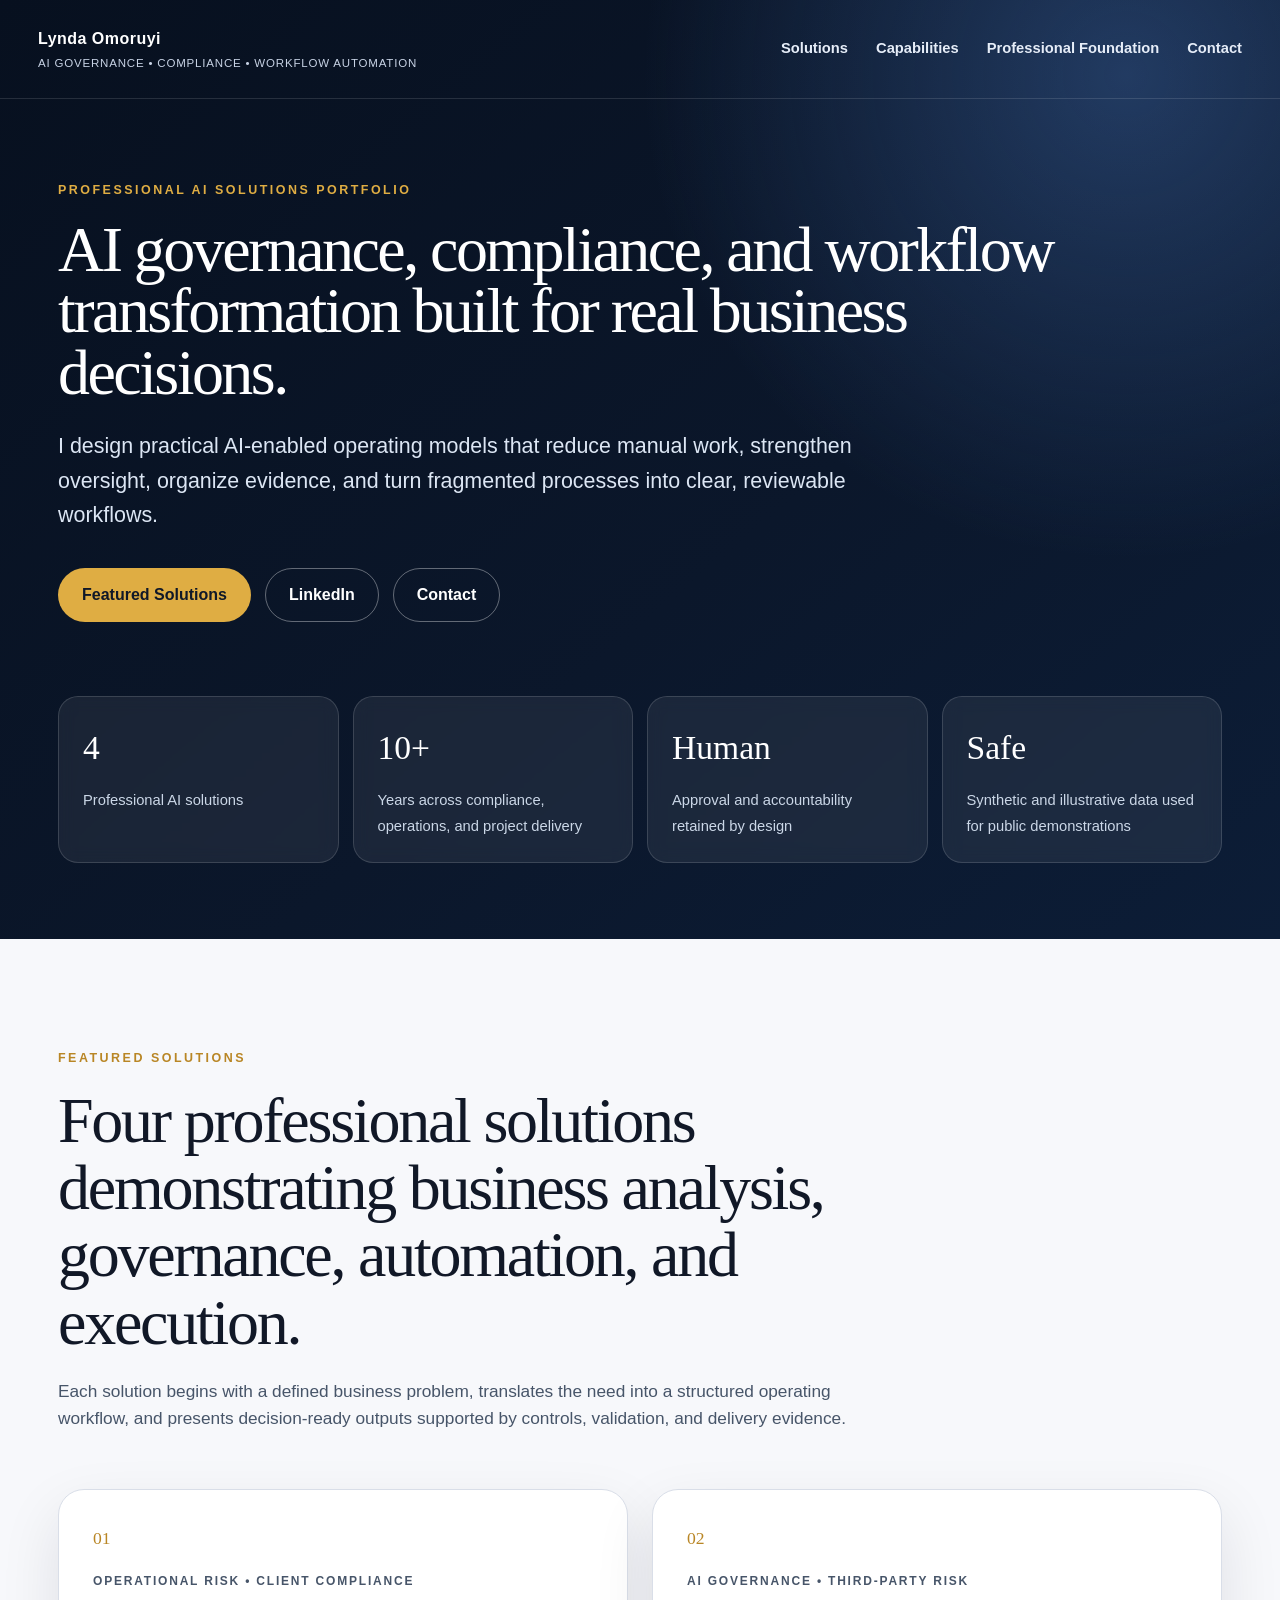
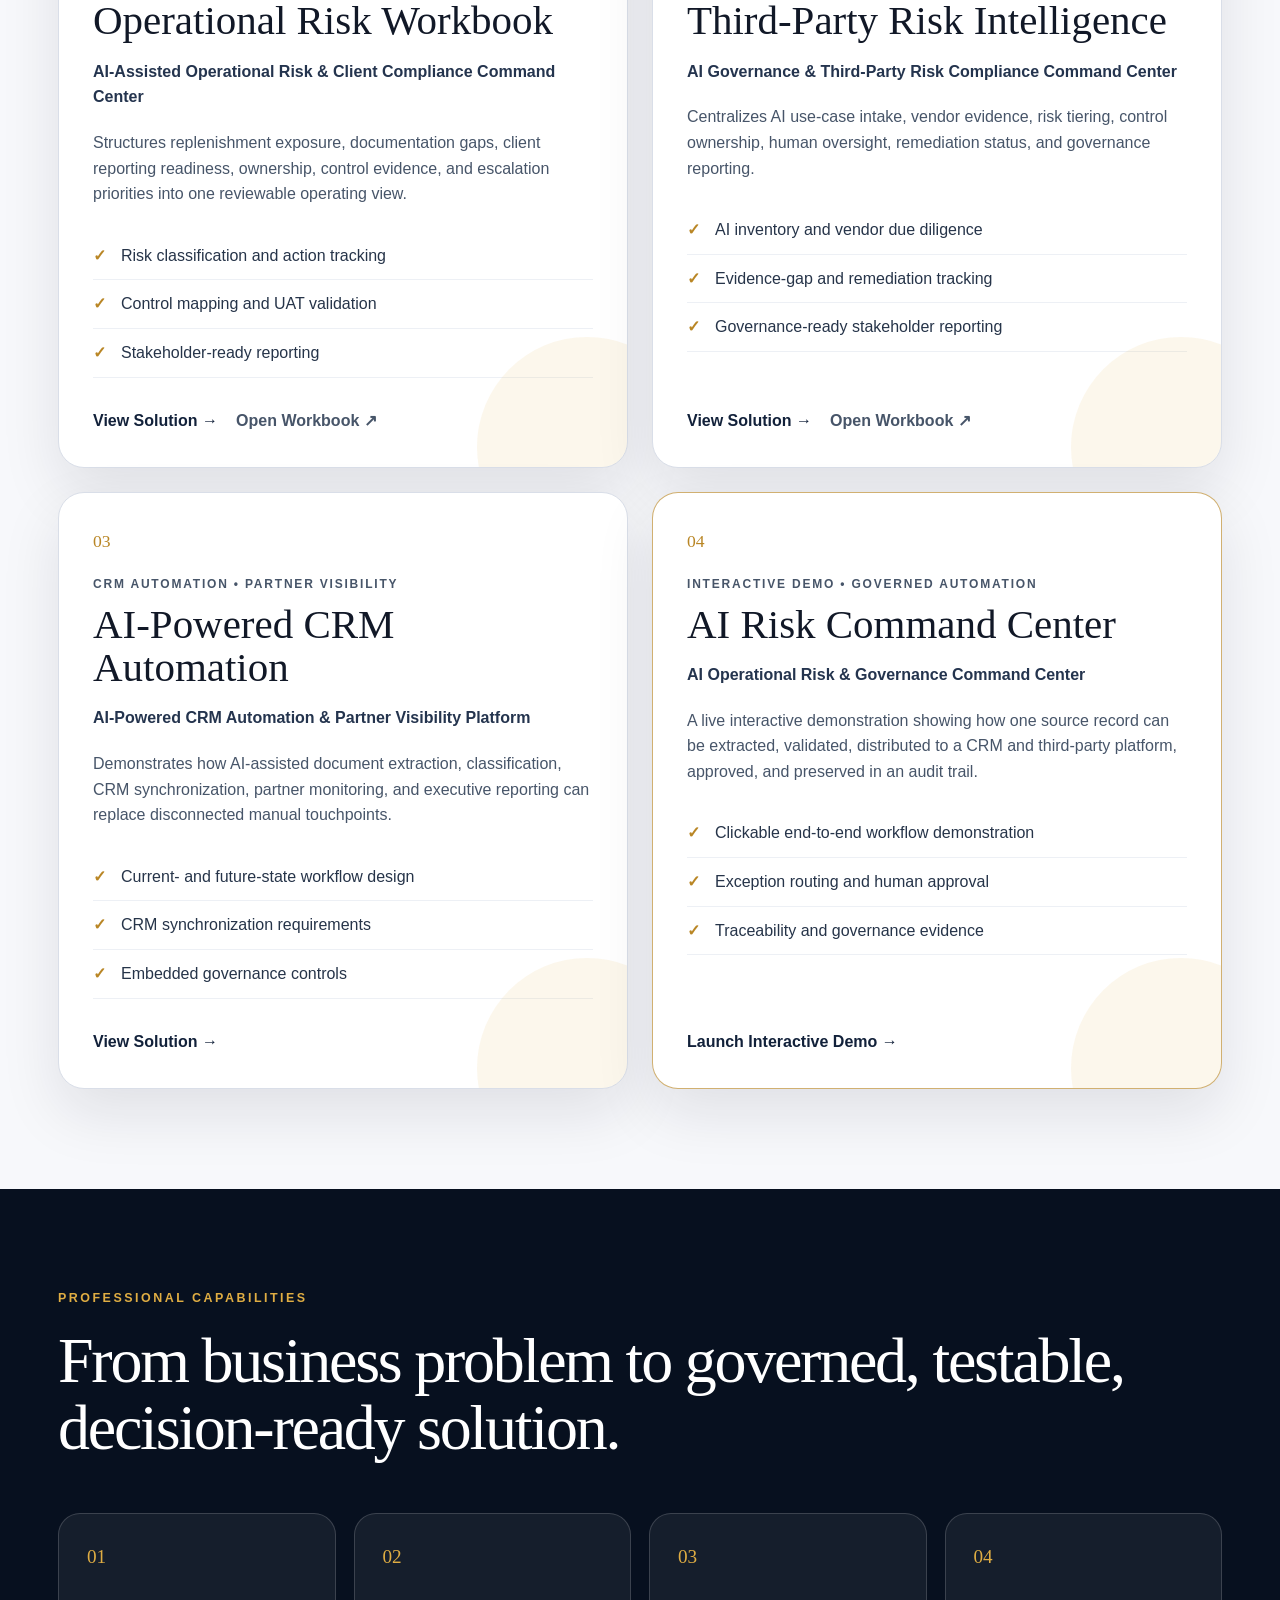
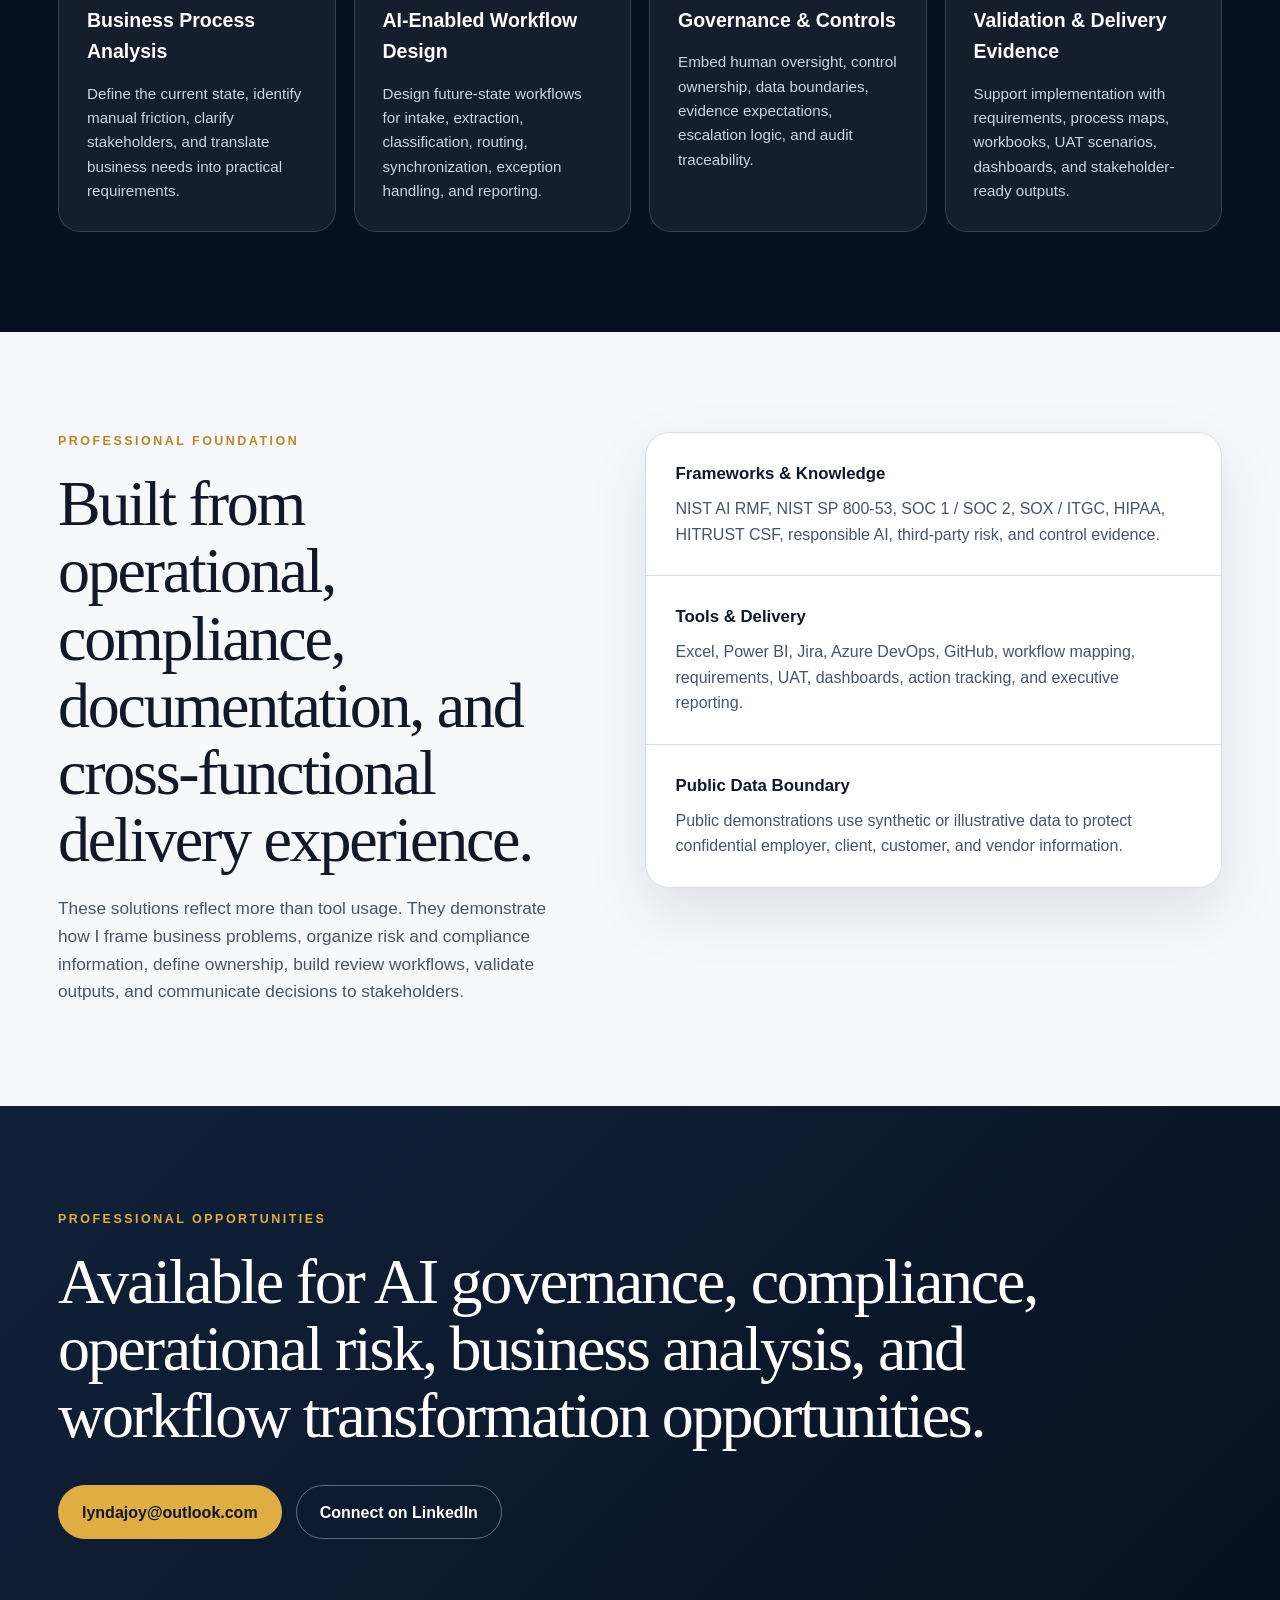
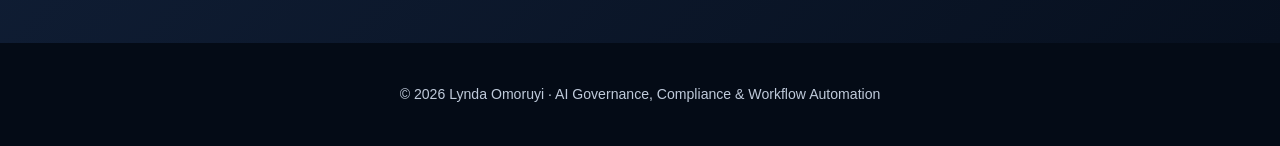
<file: index.html>
<!DOCTYPE html>
<html lang="en">
<head>
  <meta charset="UTF-8">
  <meta name="viewport" content="width=device-width, initial-scale=1.0">
  <meta name="description" content="Lynda Omoruyi's professional portfolio of AI governance, compliance, operational risk, CRM automation, and workflow transformation solutions.">
  <title>Lynda Omoruyi | AI Governance, Compliance & Workflow Automation</title>
  <link rel="stylesheet" href="styles.css">
  <script src="script.js" defer></script>
</head>
<body>
  <a class="skip-link" href="#main">Skip to main content</a>

  <header class="site-header" id="top">
    <nav class="nav" aria-label="Primary navigation">
      <a class="brand" href="#top" aria-label="Lynda Omoruyi home">
        <span>Lynda Omoruyi</span>
        <small>AI Governance • Compliance • Workflow Automation</small>
      </a>

      <button class="nav-toggle" type="button" aria-expanded="false" aria-controls="nav-links">
        <span class="sr-only">Toggle navigation</span>
        <span></span><span></span><span></span>
      </button>

      <div class="nav-links" id="nav-links">
        <a href="#solutions">Solutions</a>
        <a href="#capabilities">Capabilities</a>
        <a href="#credibility">Professional Foundation</a>
        <a href="#contact">Contact</a>
      </div>
    </nav>

    <div class="hero">
      <div class="hero-copy reveal">
        <p class="eyebrow">Professional AI Solutions Portfolio</p>
        <h1>AI governance, compliance, and workflow transformation built for real business decisions.</h1>
        <p class="hero-lead">
          I design practical AI-enabled operating models that reduce manual work, strengthen oversight,
          organize evidence, and turn fragmented processes into clear, reviewable workflows.
        </p>

        <div class="hero-actions" aria-label="Portfolio actions">
          <a class="button button-primary" href="#solutions">Featured Solutions</a>
          <a class="button button-secondary" href="https://www.linkedin.com/in/lyndaomoruyi/" target="_blank" rel="noopener noreferrer">LinkedIn</a>
          <a class="button button-secondary" href="mailto:lyndajoy@outlook.com">Contact</a>
        </div>
      </div>

      <div class="hero-metrics reveal" aria-label="Professional portfolio summary">
        <article>
          <strong>4</strong>
          <span>Professional AI solutions</span>
        </article>
        <article>
          <strong>10+</strong>
          <span>Years across compliance, operations, and project delivery</span>
        </article>
        <article>
          <strong>Human</strong>
          <span>Approval and accountability retained by design</span>
        </article>
        <article>
          <strong>Safe</strong>
          <span>Synthetic and illustrative data used for public demonstrations</span>
        </article>
      </div>
    </div>
  </header>

  <main id="main">
    <section class="section solutions-section" id="solutions">
      <div class="section-heading reveal">
        <p class="eyebrow dark-eyebrow">Featured Solutions</p>
        <h2>Four professional solutions demonstrating business analysis, governance, automation, and execution.</h2>
        <p>
          Each solution begins with a defined business problem, translates the need into a structured operating workflow,
          and presents decision-ready outputs supported by controls, validation, and delivery evidence.
        </p>
      </div>

      <div class="solution-grid">
        <article class="solution-card reveal">
          <div class="solution-number">01</div>
          <p class="solution-type">Operational Risk • Client Compliance</p>
          <h3>Operational Risk Workbook</h3>
          <p class="solution-title">AI-Assisted Operational Risk &amp; Client Compliance Command Center</p>
          <p class="solution-summary">
            Structures replenishment exposure, documentation gaps, client reporting readiness, ownership,
            control evidence, and escalation priorities into one reviewable operating view.
          </p>
          <ul class="capability-list">
            <li>Risk classification and action tracking</li>
            <li>Control mapping and UAT validation</li>
            <li>Stakeholder-ready reporting</li>
          </ul>
          <div class="card-actions">
            <a class="text-link" href="artifacts.html">View Solution <span aria-hidden="true">→</span></a>
            <a class="text-link muted-link" href="ai_risk_automation_workbook.xlsx">Open Workbook <span aria-hidden="true">↗</span></a>
          </div>
        </article>

        <article class="solution-card reveal">
          <div class="solution-number">02</div>
          <p class="solution-type">AI Governance • Third-Party Risk</p>
          <h3>Third-Party Risk Intelligence</h3>
          <p class="solution-title">AI Governance &amp; Third-Party Risk Compliance Command Center</p>
          <p class="solution-summary">
            Centralizes AI use-case intake, vendor evidence, risk tiering, control ownership,
            human oversight, remediation status, and governance reporting.
          </p>
          <ul class="capability-list">
            <li>AI inventory and vendor due diligence</li>
            <li>Evidence-gap and remediation tracking</li>
            <li>Governance-ready stakeholder reporting</li>
          </ul>
          <div class="card-actions">
            <a class="text-link" href="ai_third_party_risk_project.html">View Solution <span aria-hidden="true">→</span></a>
            <a class="text-link muted-link" href="ai_third_party_risk_compliance_workbook.xlsx">Open Workbook <span aria-hidden="true">↗</span></a>
          </div>
        </article>

        <article class="solution-card reveal">
          <div class="solution-number">03</div>
          <p class="solution-type">CRM Automation • Partner Visibility</p>
          <h3>AI-Powered CRM Automation</h3>
          <p class="solution-title">AI-Powered CRM Automation &amp; Partner Visibility Platform</p>
          <p class="solution-summary">
            Demonstrates how AI-assisted document extraction, classification, CRM synchronization,
            partner monitoring, and executive reporting can replace disconnected manual touchpoints.
          </p>
          <ul class="capability-list">
            <li>Current- and future-state workflow design</li>
            <li>CRM synchronization requirements</li>
            <li>Embedded governance controls</li>
          </ul>
          <div class="card-actions">
            <a class="text-link" href="AI-Powered%20CRM%20Automation/index.html">View Solution <span aria-hidden="true">→</span></a>
          </div>
        </article>

        <article class="solution-card reveal featured-card">
          <div class="solution-number">04</div>
          <p class="solution-type">Interactive Demo • Governed Automation</p>
          <h3>AI Risk Command Center</h3>
          <p class="solution-title">AI Operational Risk &amp; Governance Command Center</p>
          <p class="solution-summary">
            A live interactive demonstration showing how one source record can be extracted, validated,
            distributed to a CRM and third-party platform, approved, and preserved in an audit trail.
          </p>
          <ul class="capability-list">
            <li>Clickable end-to-end workflow demonstration</li>
            <li>Exception routing and human approval</li>
            <li>Traceability and governance evidence</li>
          </ul>
          <div class="card-actions">
            <a class="text-link" href="AI%20Operational%20Risk%20Command%20Center/index.html">Launch Interactive Demo <span aria-hidden="true">→</span></a>
          </div>
        </article>
      </div>
    </section>

    <section class="section dark-section" id="capabilities">
      <div class="section-heading light-heading reveal">
        <p class="eyebrow">Professional Capabilities</p>
        <h2>From business problem to governed, testable, decision-ready solution.</h2>
      </div>

      <div class="capability-grid">
        <article class="capability-card reveal">
          <span>01</span>
          <h3>Business Process Analysis</h3>
          <p>Define the current state, identify manual friction, clarify stakeholders, and translate business needs into practical requirements.</p>
        </article>
        <article class="capability-card reveal">
          <span>02</span>
          <h3>AI-Enabled Workflow Design</h3>
          <p>Design future-state workflows for intake, extraction, classification, routing, synchronization, exception handling, and reporting.</p>
        </article>
        <article class="capability-card reveal">
          <span>03</span>
          <h3>Governance &amp; Controls</h3>
          <p>Embed human oversight, control ownership, data boundaries, evidence expectations, escalation logic, and audit traceability.</p>
        </article>
        <article class="capability-card reveal">
          <span>04</span>
          <h3>Validation &amp; Delivery Evidence</h3>
          <p>Support implementation with requirements, process maps, workbooks, UAT scenarios, dashboards, and stakeholder-ready outputs.</p>
        </article>
      </div>
    </section>

    <section class="section" id="credibility">
      <div class="credibility-layout">
        <div class="section-heading reveal">
          <p class="eyebrow dark-eyebrow">Professional Foundation</p>
          <h2>Built from operational, compliance, documentation, and cross-functional delivery experience.</h2>
          <p>
            These solutions reflect more than tool usage. They demonstrate how I frame business problems,
            organize risk and compliance information, define ownership, build review workflows, validate outputs,
            and communicate decisions to stakeholders.
          </p>
        </div>

        <div class="credibility-panel reveal">
          <div>
            <h3>Frameworks &amp; Knowledge</h3>
            <p>NIST AI RMF, NIST SP 800-53, SOC 1 / SOC 2, SOX / ITGC, HIPAA, HITRUST CSF, responsible AI, third-party risk, and control evidence.</p>
          </div>
          <div>
            <h3>Tools &amp; Delivery</h3>
            <p>Excel, Power BI, Jira, Azure DevOps, GitHub, workflow mapping, requirements, UAT, dashboards, action tracking, and executive reporting.</p>
          </div>
          <div>
            <h3>Public Data Boundary</h3>
            <p>Public demonstrations use synthetic or illustrative data to protect confidential employer, client, customer, and vendor information.</p>
          </div>
        </div>
      </div>
    </section>

    <section class="contact-section" id="contact">
      <div class="contact-inner reveal">
        <p class="eyebrow">Professional Opportunities</p>
        <h2>Available for AI governance, compliance, operational risk, business analysis, and workflow transformation opportunities.</h2>
        <div class="contact-actions">
          <a class="button button-primary" href="mailto:lyndajoy@outlook.com">lyndajoy@outlook.com</a>
          <a class="button button-secondary" href="https://www.linkedin.com/in/lyndaomoruyi/" target="_blank" rel="noopener noreferrer">Connect on LinkedIn</a>
        </div>
      </div>
    </section>
  </main>

  <footer>
    <p>© <span id="year"></span> Lynda Omoruyi · AI Governance, Compliance &amp; Workflow Automation</p>
  </footer>
</body>
</html>
</file>
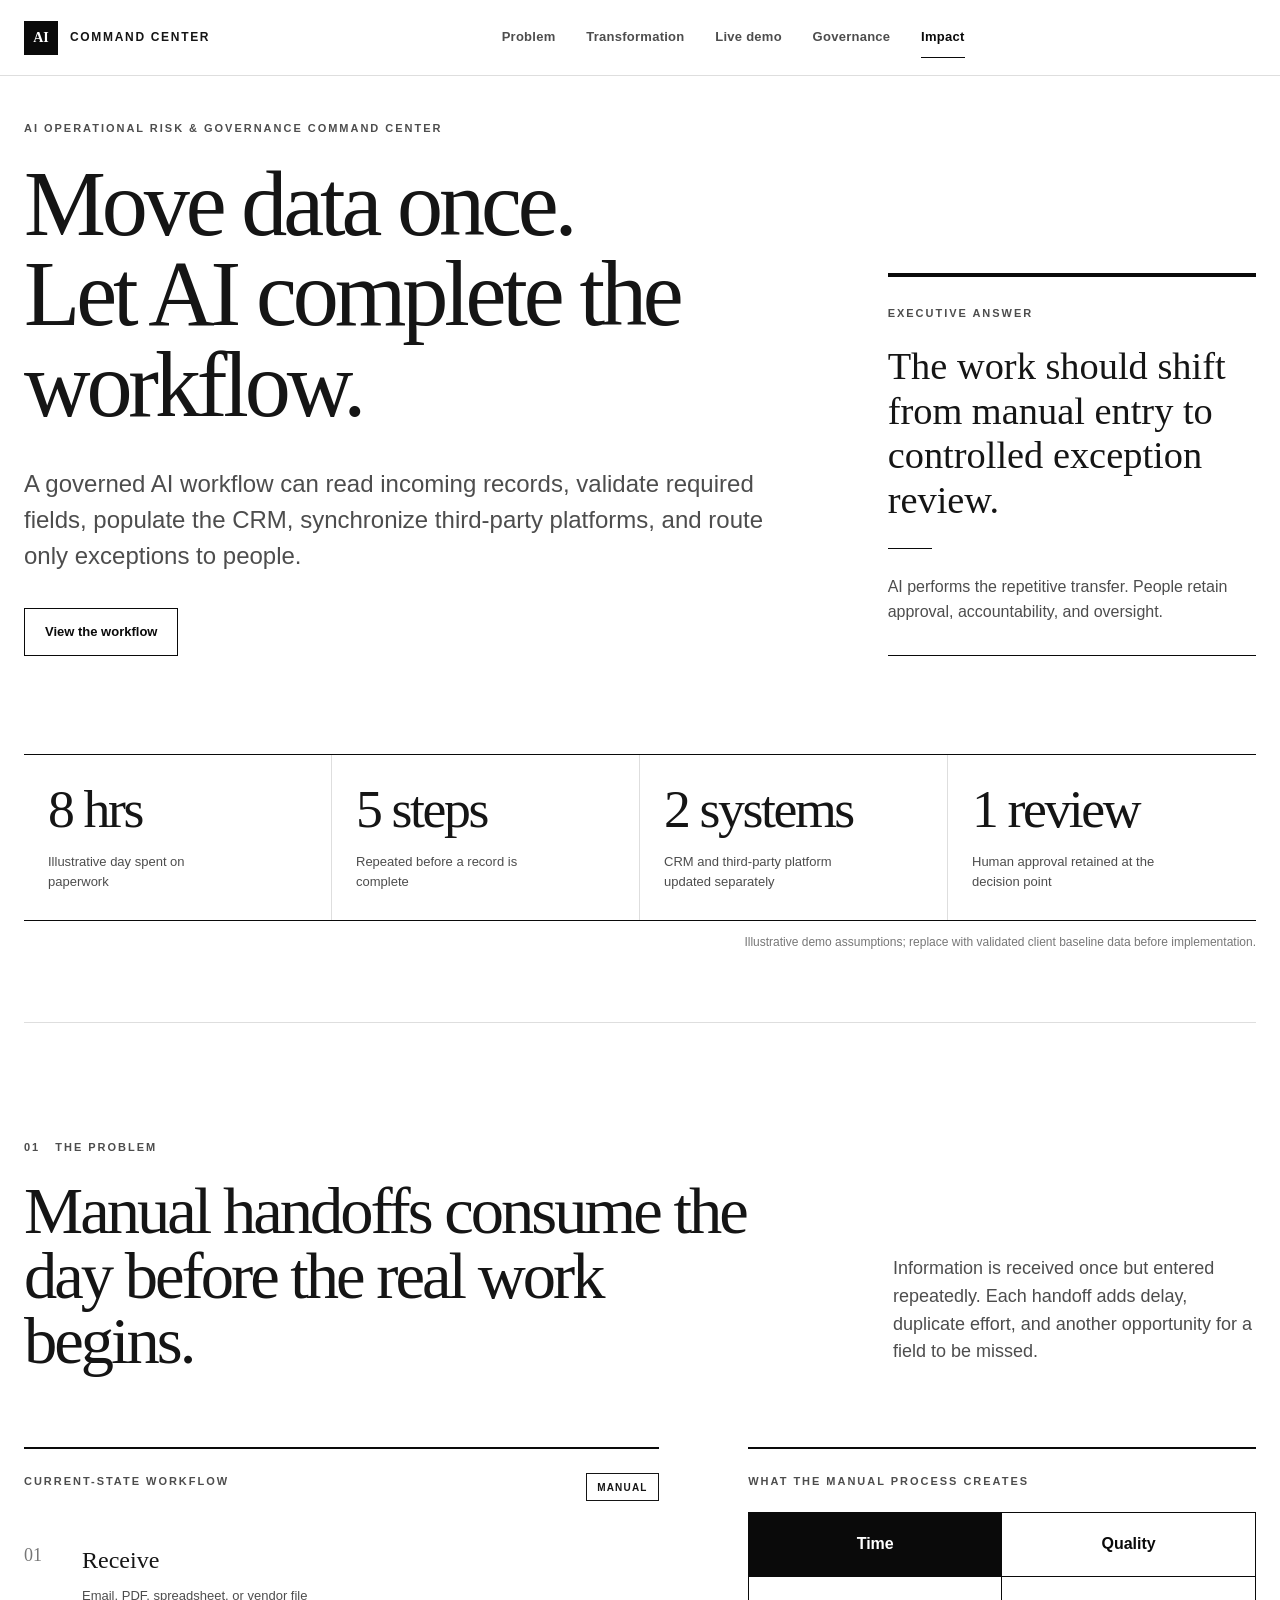
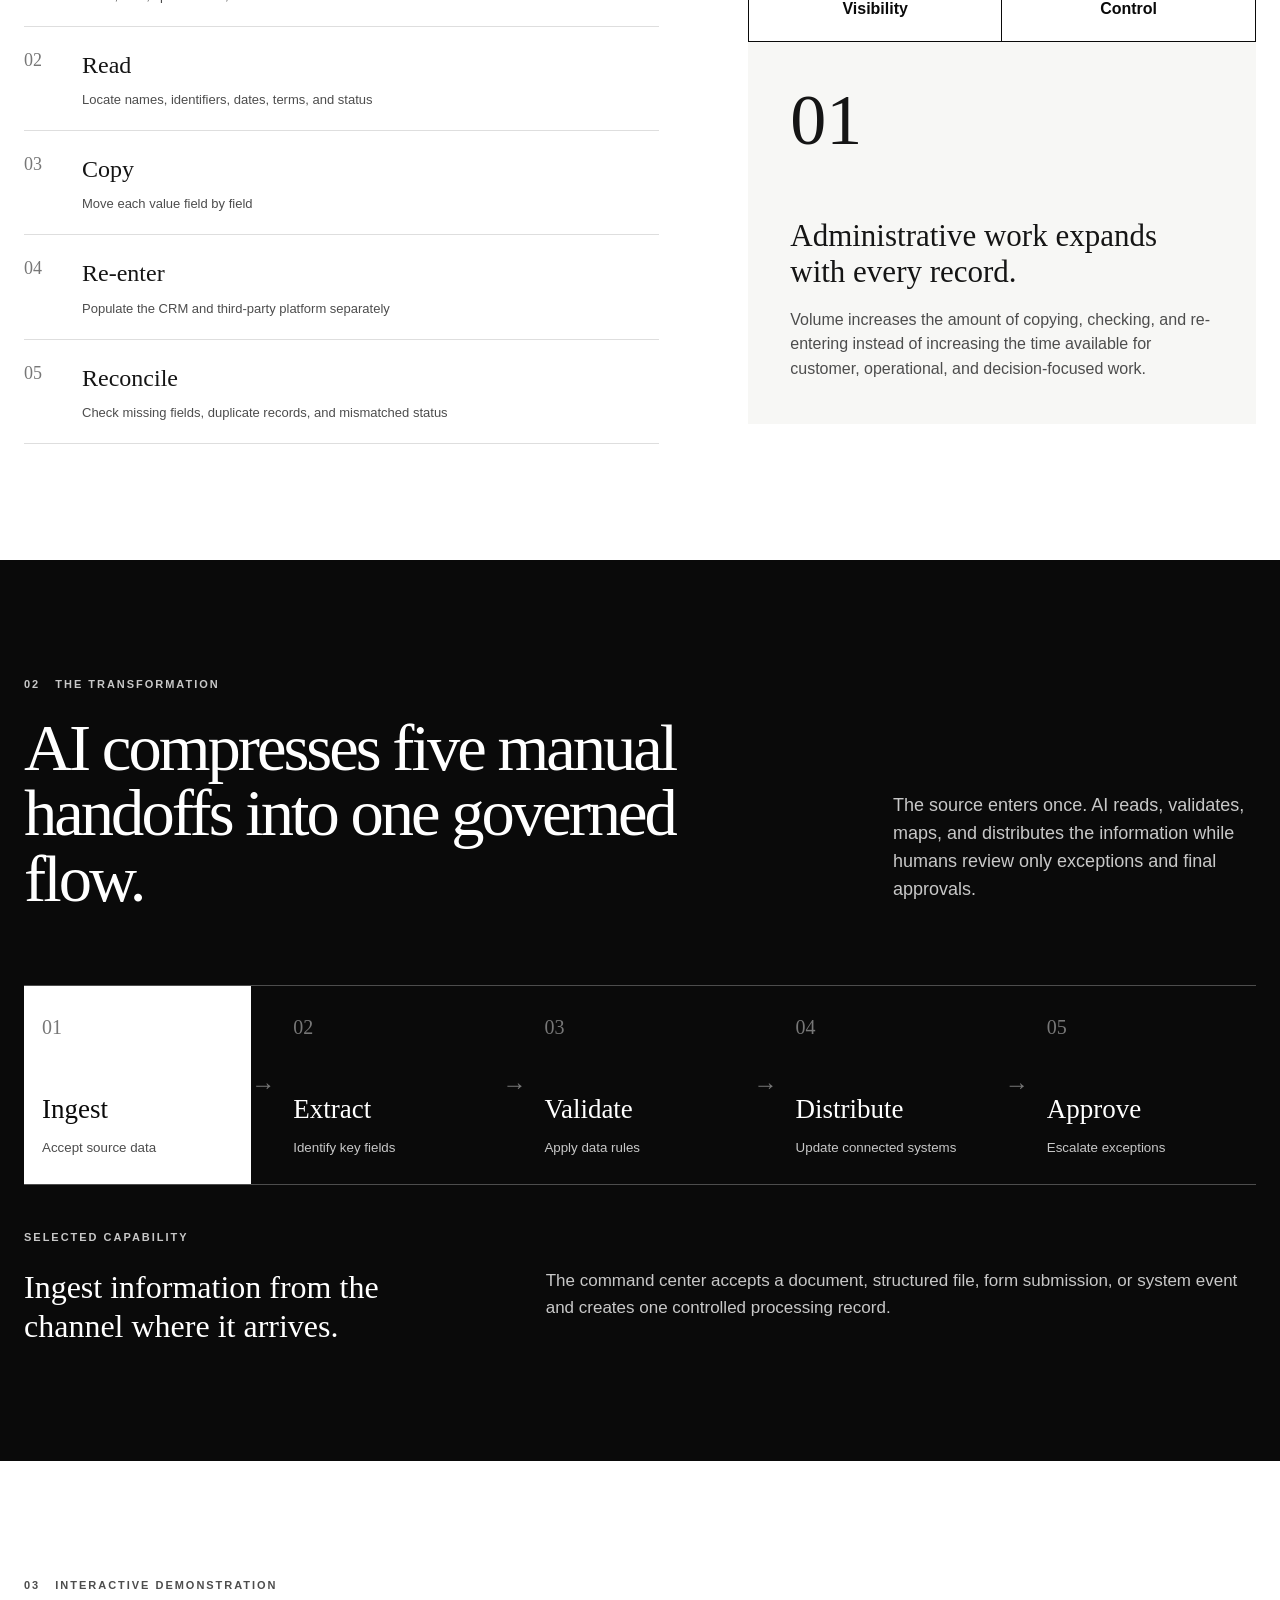
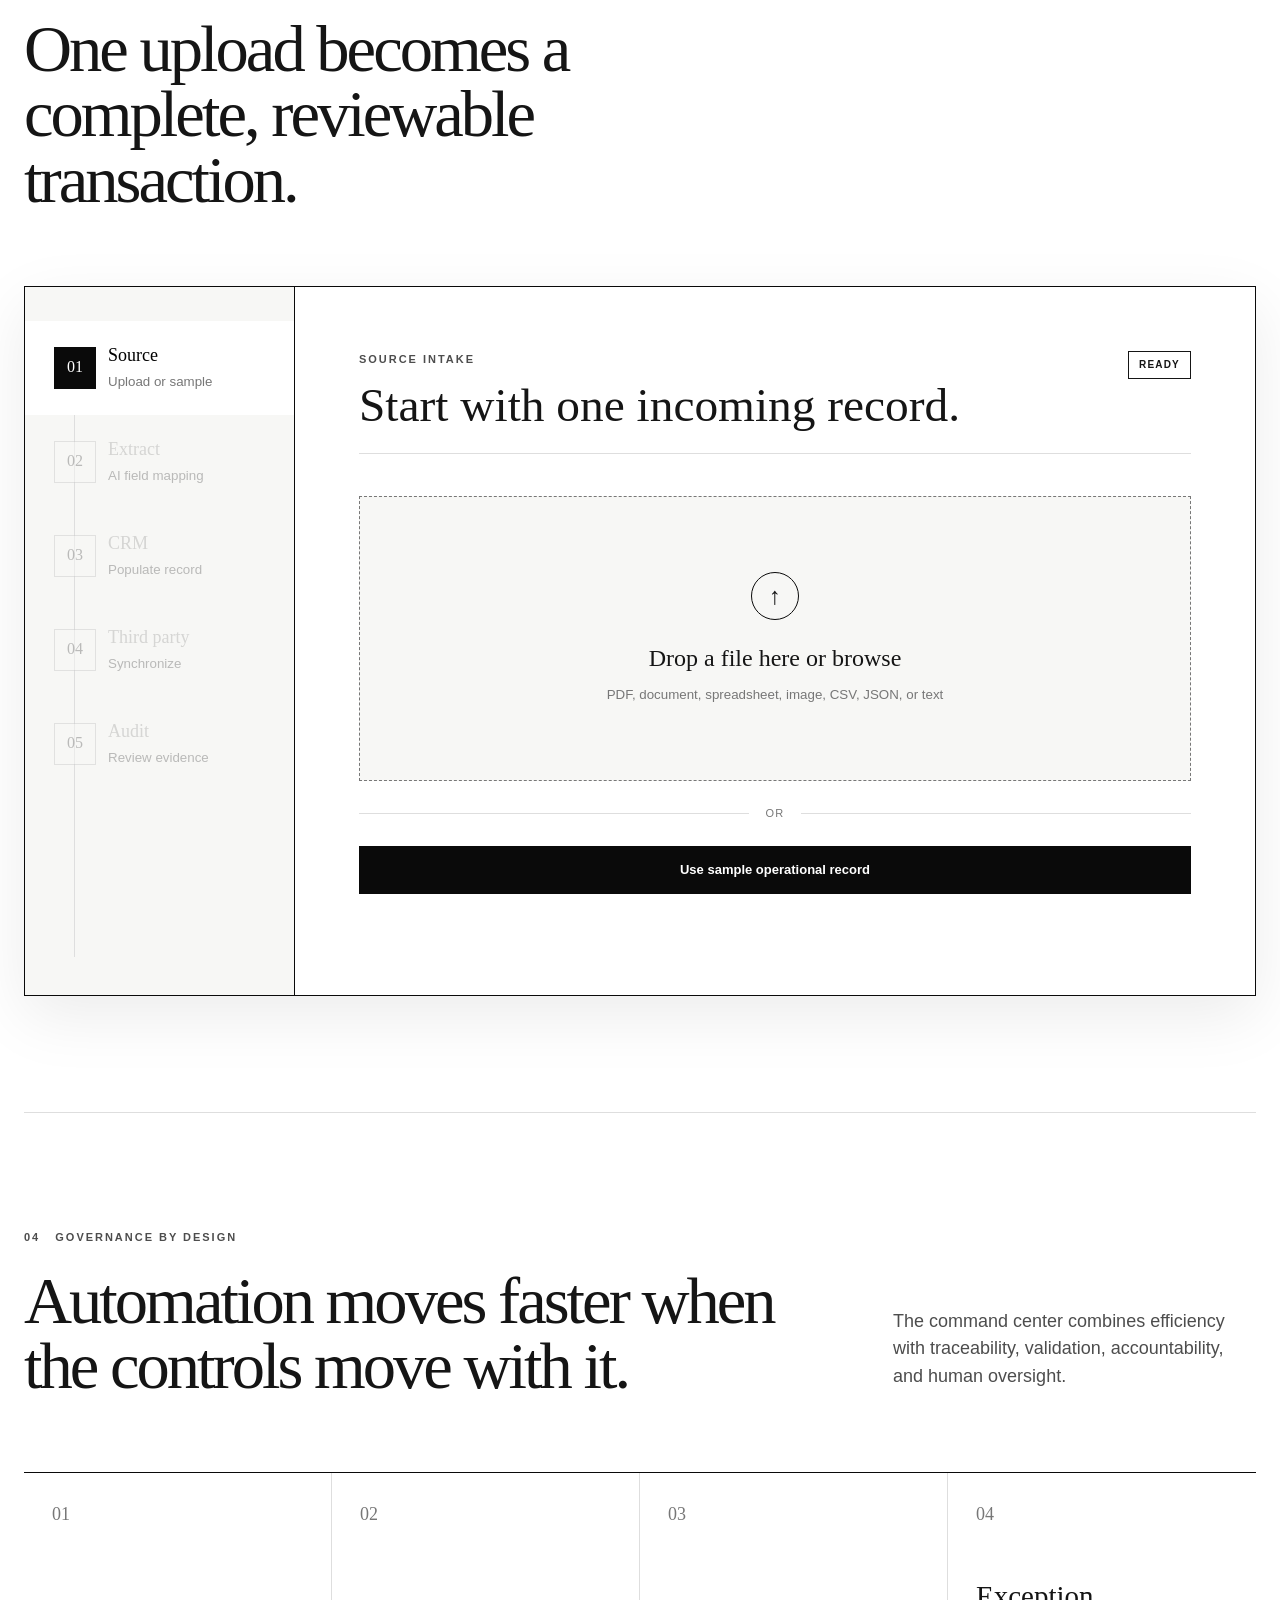
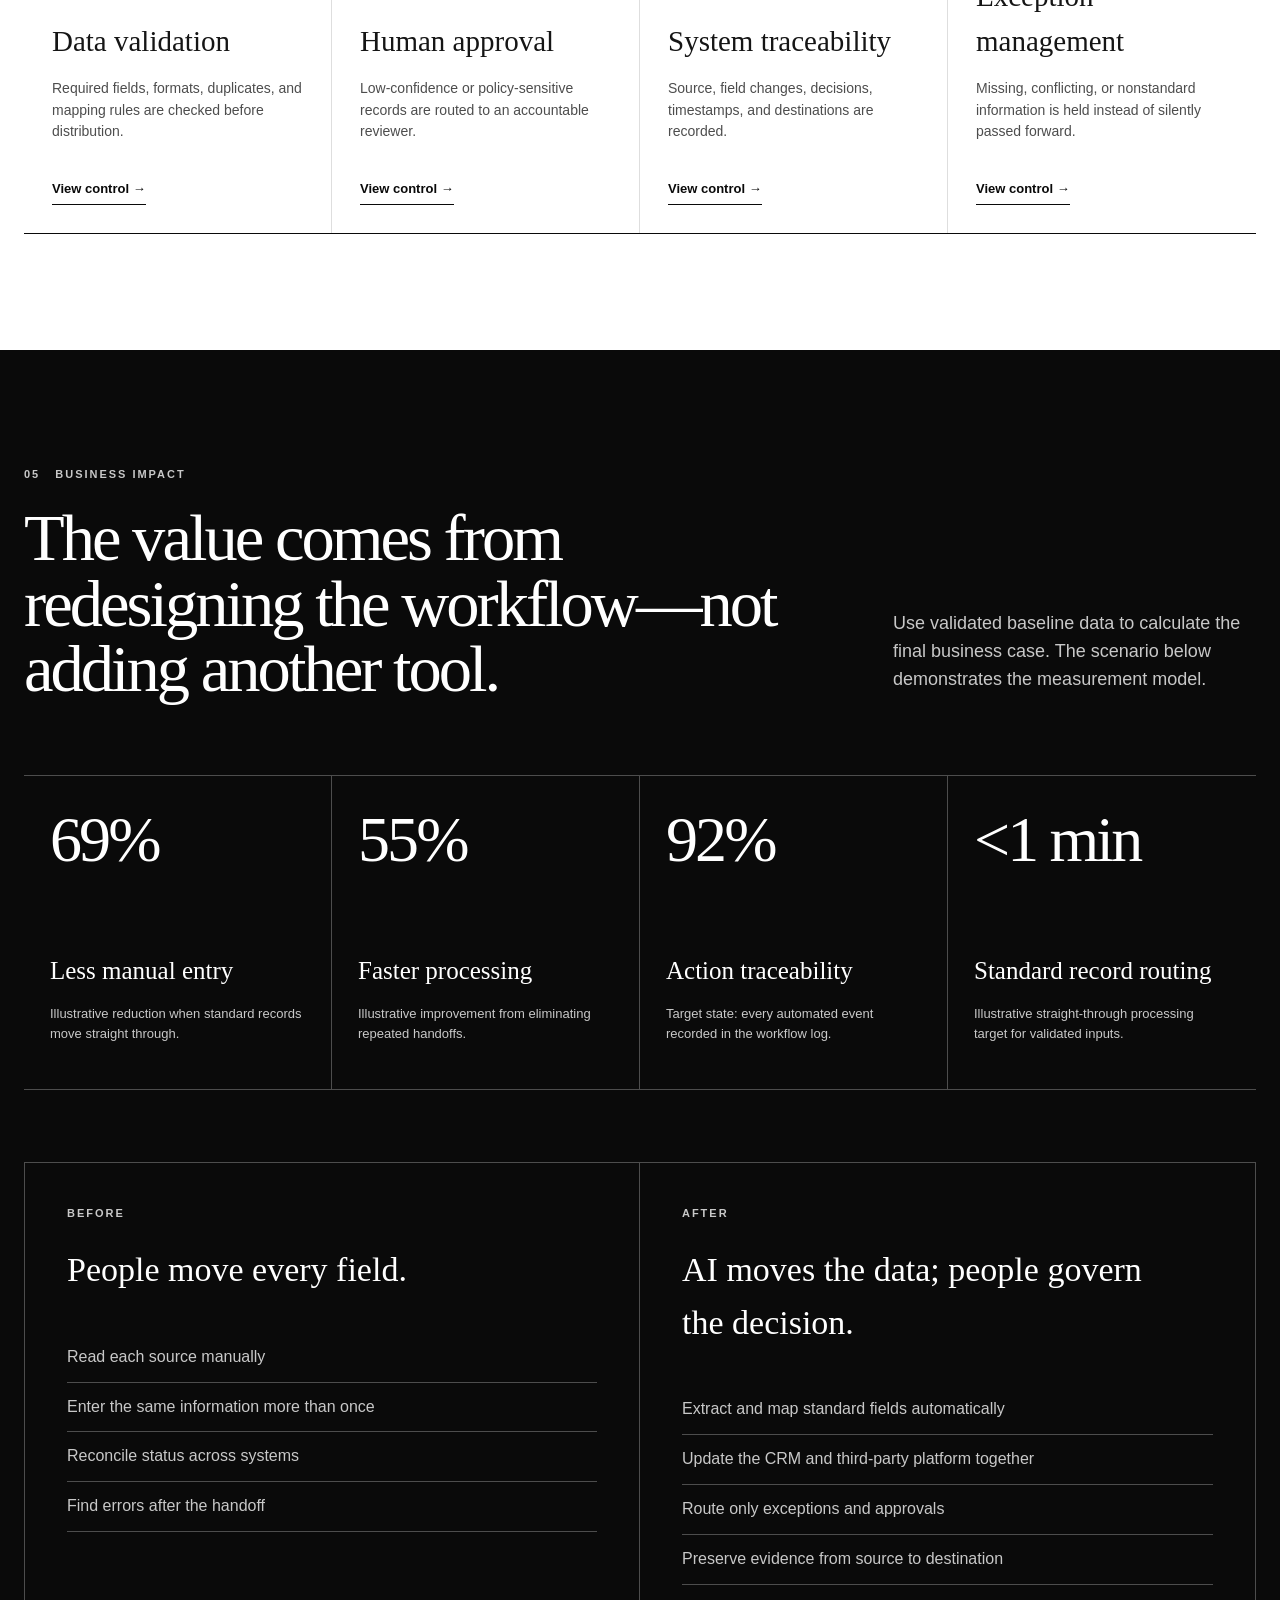
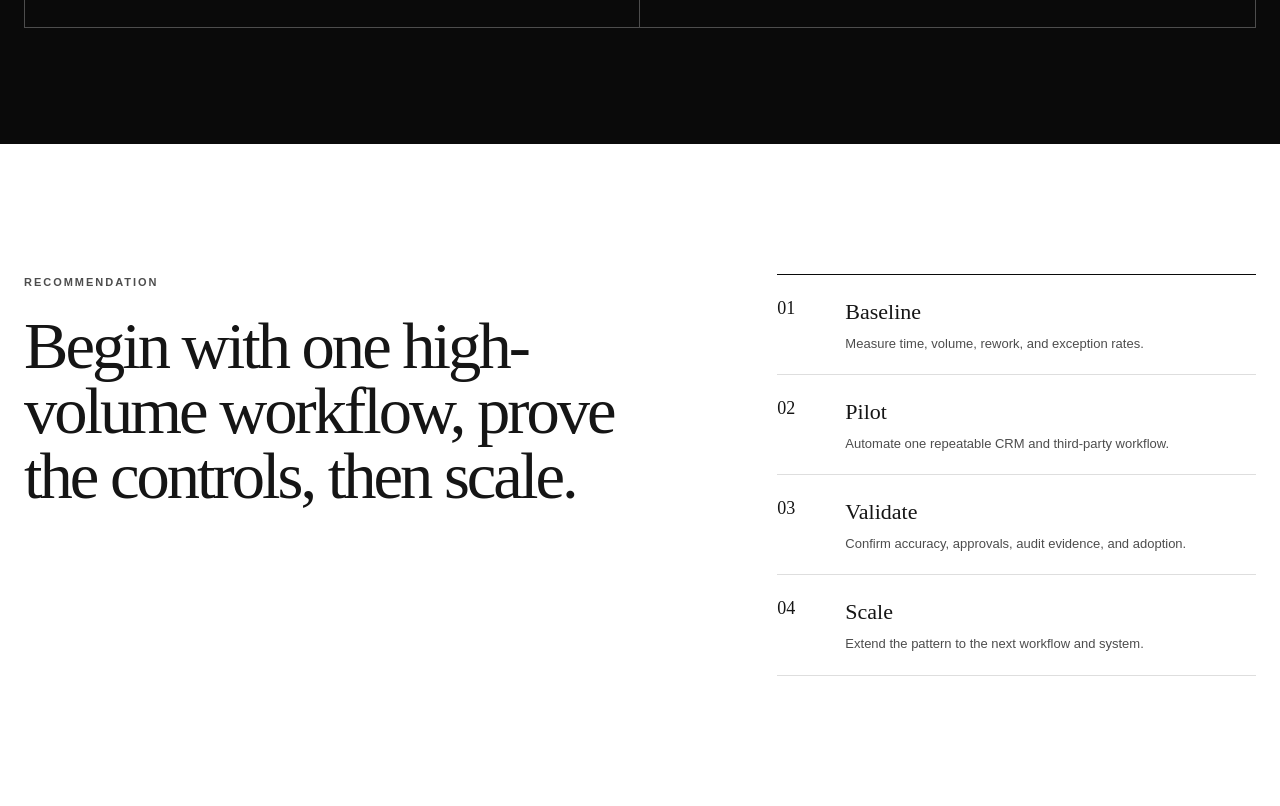
<file: AI Operational Risk Command Center/index.html>
<!DOCTYPE html>
<html lang="en">
<head>
  <meta charset="UTF-8">
  <meta name="viewport" content="width=device-width, initial-scale=1.0">
  <meta name="description" content="Interactive AI Operational Risk and Governance Command Center demonstration for CRM and third-party workflow automation.">
  <title>AI Operational Risk &amp; Governance Command Center</title>
  <link rel="stylesheet" href="styles.css">
  <script src="script.js" defer></script>
</head>
<body>
  <a class="skip-link" href="#main-content">Skip to main content</a>

  <header class="site-header" id="top">
    <div class="header-inner">
      <a class="brand" href="#top" aria-label="AI Command Center home">
        <span class="brand-mark" aria-hidden="true">AI</span>
        <span class="brand-copy">Command Center</span>
      </a>

      <button class="menu-button" type="button" aria-expanded="false" aria-controls="primary-navigation">
        <span class="sr-only">Toggle navigation</span>
        <span></span><span></span><span></span>
      </button>

      <nav id="primary-navigation" class="primary-navigation" aria-label="Primary navigation">
        <a href="#problem">Problem</a>
        <a href="#transformation">Transformation</a>
        <a href="#demo">Live demo</a>
        <a href="#governance">Governance</a>
        <a href="#impact">Impact</a>
      </nav>
    </div>
  </header>

  <main id="main-content">
    <section class="hero section-shell" aria-labelledby="hero-title">
      <div class="hero-grid">
        <div class="hero-copy reveal">
          <p class="eyebrow">AI operational risk &amp; governance command center</p>
          <h1 id="hero-title">Move data once.<br>Let AI complete the workflow.</h1>
          <p class="hero-summary">
            A governed AI workflow can read incoming records, validate required fields, populate the CRM, synchronize third-party platforms, and route only exceptions to people.
          </p>
          <div class="hero-actions">
            <a class="button button-light" href="#problem">View the workflow</a>
          </div>
        </div>

        <aside class="answer-card reveal" aria-label="Executive answer">
          <p class="card-label">Executive answer</p>
          <h2>The work should shift from manual entry to controlled exception review.</h2>
          <div class="answer-rule"></div>
          <p>AI performs the repetitive transfer. People retain approval, accountability, and oversight.</p>
        </aside>
      </div>

      <div class="hero-metrics" aria-label="Illustrative current-state metrics">
        <article class="metric-strip reveal">
          <span class="metric-value">8 hrs</span>
          <span class="metric-label">Illustrative day spent on paperwork</span>
        </article>
        <article class="metric-strip reveal">
          <span class="metric-value">5 steps</span>
          <span class="metric-label">Repeated before a record is complete</span>
        </article>
        <article class="metric-strip reveal">
          <span class="metric-value">2 systems</span>
          <span class="metric-label">CRM and third-party platform updated separately</span>
        </article>
        <article class="metric-strip reveal">
          <span class="metric-value">1 review</span>
          <span class="metric-label">Human approval retained at the decision point</span>
        </article>
      </div>
      <p class="data-note">Illustrative demo assumptions; replace with validated client baseline data before implementation.</p>
    </section>

    <section class="section-shell section-divider" id="problem" aria-labelledby="problem-title">
      <div class="section-heading reveal">
        <p class="eyebrow">01 &nbsp; The problem</p>
        <h2 id="problem-title">Manual handoffs consume the day before the real work begins.</h2>
        <p>Information is received once but entered repeatedly. Each handoff adds delay, duplicate effort, and another opportunity for a field to be missed.</p>
      </div>

      <div class="problem-layout">
        <div class="manual-flow reveal" aria-label="Current manual workflow">
          <div class="flow-header">
            <p class="card-label">Current-state workflow</p>
            <span class="status-pill">Manual</span>
          </div>

          <ol class="vertical-flow">
            <li>
              <span class="flow-number">01</span>
              <div><strong>Receive</strong><small>Email, PDF, spreadsheet, or vendor file</small></div>
            </li>
            <li>
              <span class="flow-number">02</span>
              <div><strong>Read</strong><small>Locate names, identifiers, dates, terms, and status</small></div>
            </li>
            <li>
              <span class="flow-number">03</span>
              <div><strong>Copy</strong><small>Move each value field by field</small></div>
            </li>
            <li>
              <span class="flow-number">04</span>
              <div><strong>Re-enter</strong><small>Populate the CRM and third-party platform separately</small></div>
            </li>
            <li>
              <span class="flow-number">05</span>
              <div><strong>Reconcile</strong><small>Check missing fields, duplicate records, and mismatched status</small></div>
            </li>
          </ol>
        </div>

        <div class="issue-tree reveal">
          <p class="card-label">What the manual process creates</p>
          <div class="issue-branch">
            <button class="issue-button active" type="button" data-issue="time">Time</button>
            <button class="issue-button" type="button" data-issue="quality">Quality</button>
            <button class="issue-button" type="button" data-issue="visibility">Visibility</button>
            <button class="issue-button" type="button" data-issue="control">Control</button>
          </div>
          <div class="issue-detail" id="issue-detail" aria-live="polite">
            <span class="issue-index">01</span>
            <h3>Administrative work expands with every record.</h3>
            <p>Volume increases the amount of copying, checking, and re-entering instead of increasing the time available for customer, operational, and decision-focused work.</p>
          </div>
        </div>
      </div>
    </section>

    <section class="section-shell dark-section" id="transformation" aria-labelledby="transformation-title">
      <div class="section-heading light reveal">
        <p class="eyebrow">02 &nbsp; The transformation</p>
        <h2 id="transformation-title">AI compresses five manual handoffs into one governed flow.</h2>
        <p>The source enters once. AI reads, validates, maps, and distributes the information while humans review only exceptions and final approvals.</p>
      </div>

      <div class="transformation-flow reveal" aria-label="AI-enabled workflow">
        <button class="transform-step active" type="button" data-transform="ingest">
          <span>01</span><strong>Ingest</strong><small>Accept source data</small>
        </button>
        <span class="flow-arrow" aria-hidden="true">→</span>
        <button class="transform-step" type="button" data-transform="extract">
          <span>02</span><strong>Extract</strong><small>Identify key fields</small>
        </button>
        <span class="flow-arrow" aria-hidden="true">→</span>
        <button class="transform-step" type="button" data-transform="validate">
          <span>03</span><strong>Validate</strong><small>Apply data rules</small>
        </button>
        <span class="flow-arrow" aria-hidden="true">→</span>
        <button class="transform-step" type="button" data-transform="distribute">
          <span>04</span><strong>Distribute</strong><small>Update connected systems</small>
        </button>
        <span class="flow-arrow" aria-hidden="true">→</span>
        <button class="transform-step" type="button" data-transform="approve">
          <span>05</span><strong>Approve</strong><small>Escalate exceptions</small>
        </button>
      </div>

      <div class="transform-detail reveal" id="transform-detail" aria-live="polite">
        <div>
          <p class="card-label">Selected capability</p>
          <h3>Ingest information from the channel where it arrives.</h3>
        </div>
        <p>The command center accepts a document, structured file, form submission, or system event and creates one controlled processing record.</p>
      </div>
    </section>

    <section class="section-shell" id="demo" aria-labelledby="demo-title">
      <div class="section-heading reveal">
        <p class="eyebrow">03 &nbsp; Interactive demonstration</p>
        <h2 id="demo-title">One upload becomes a complete, reviewable transaction.</h2>
      </div>

      <div class="demo-shell reveal">
        <div class="demo-sidebar" aria-label="Demo workflow steps">
          <div class="demo-progress" aria-hidden="true"><span id="demo-progress-bar"></span></div>
          <button class="demo-nav-item active" type="button" data-demo-step="1">
            <span>01</span><div><strong>Source</strong><small>Upload or sample</small></div>
          </button>
          <button class="demo-nav-item" type="button" data-demo-step="2" disabled>
            <span>02</span><div><strong>Extract</strong><small>AI field mapping</small></div>
          </button>
          <button class="demo-nav-item" type="button" data-demo-step="3" disabled>
            <span>03</span><div><strong>CRM</strong><small>Populate record</small></div>
          </button>
          <button class="demo-nav-item" type="button" data-demo-step="4" disabled>
            <span>04</span><div><strong>Third party</strong><small>Synchronize</small></div>
          </button>
          <button class="demo-nav-item" type="button" data-demo-step="5" disabled>
            <span>05</span><div><strong>Audit</strong><small>Review evidence</small></div>
          </button>
        </div>

        <div class="demo-workspace">
          <section class="demo-panel active" data-panel="1" aria-labelledby="source-panel-title">
            <div class="panel-heading">
              <div><p class="card-label">Source intake</p><h3 id="source-panel-title">Start with one incoming record.</h3></div>
              <span class="panel-status">Ready</span>
            </div>

            <label class="drop-zone" id="drop-zone" for="file-input">
              <input id="file-input" type="file" accept=".pdf,.doc,.docx,.txt,.csv,.json,.xlsx,.xls,.png,.jpg,.jpeg">
              <span class="upload-icon" aria-hidden="true">↑</span>
              <strong>Drop a file here or browse</strong>
              <small>PDF, document, spreadsheet, image, CSV, JSON, or text</small>
            </label>

            <div class="or-divider"><span>or</span></div>
            <button class="button button-dark full-width" type="button" data-action="sample">Use sample operational record</button>
          </section>

          <section class="demo-panel" data-panel="2" aria-labelledby="extract-panel-title">
            <div class="panel-heading">
              <div><p class="card-label">AI extraction</p><h3 id="extract-panel-title">Review the fields AI identified.</h3></div>
              <span class="panel-status" id="extract-status">Processing</span>
            </div>

            <div class="processing-state" id="processing-state">
              <div class="processing-line"><span></span></div>
              <p id="processing-message">Reading source structure...</p>
            </div>

            <form class="extraction-form hidden" id="extraction-form">
              <div class="form-grid">
                <label>Organization<input name="organization" value="Northstar Services Group"></label>
                <label>Record ID<input name="recordId" value="OPS-2026-0148"></label>
                <label>Contact name<input name="contactName" value="Jordan Lee"></label>
                <label>Contact email<input name="contactEmail" type="email" value="jordan.lee@example.com"></label>
                <label>Request type<select name="requestType"><option>Third-party onboarding</option><option>Customer onboarding</option><option>Contract update</option><option>Operational request</option></select></label>
                <label>Effective date<input name="effectiveDate" type="date" value="2026-06-23"></label>
                <label>Service category<input name="serviceCategory" value="Field operations support"></label>
                <label>Review owner<input name="reviewOwner" value="Operations Governance"></label>
              </div>
              <div class="validation-summary">
                <div><span class="validation-score" id="confidence-score">97%</span><small>AI confidence</small></div>
                <ul>
                  <li><span>✓</span> Required fields present</li>
                  <li><span>✓</span> Format checks passed</li>
                  <li><span>✓</span> No duplicate record detected</li>
                </ul>
              </div>
              <button class="button button-dark" type="submit">Approve fields</button>
            </form>
          </section>

          <section class="demo-panel" data-panel="3" aria-labelledby="crm-panel-title">
            <div class="panel-heading">
              <div><p class="card-label">CRM population</p><h3 id="crm-panel-title">Create the CRM record without re-entry.</h3></div>
              <span class="panel-status">Validated</span>
            </div>

            <div class="system-preview">
              <div class="system-topbar"><strong>CRM</strong><span>New operational record</span></div>
              <dl class="record-list" id="crm-record"></dl>
            </div>
            <button class="button button-dark" type="button" data-action="populate-crm">Populate CRM</button>
          </section>

          <section class="demo-panel" data-panel="4" aria-labelledby="third-party-panel-title">
            <div class="panel-heading">
              <div><p class="card-label">Third-party synchronization</p><h3 id="third-party-panel-title">Distribute approved data to the connected platform.</h3></div>
              <span class="panel-status">CRM complete</span>
            </div>

            <div class="sync-map">
              <div class="sync-node"><span>CRM</span><strong id="sync-record-id">OPS-2026-0148</strong><small>Approved source</small></div>
              <div class="sync-connector"><span></span><b aria-hidden="true">→</b></div>
              <div class="sync-node"><span>Third-party platform</span><strong>Vendor profile</strong><small>Awaiting synchronization</small></div>
            </div>

            <div class="mapping-table" aria-label="Field mapping preview">
              <div class="mapping-row heading"><span>CRM field</span><span>Destination field</span><span>Rule</span></div>
              <div class="mapping-row"><span>Organization</span><span>Legal entity</span><span>Direct</span></div>
              <div class="mapping-row"><span>Record ID</span><span>External reference</span><span>Direct</span></div>
              <div class="mapping-row"><span>Request type</span><span>Engagement type</span><span>Mapped</span></div>
              <div class="mapping-row"><span>Review owner</span><span>Internal owner</span><span>Direct</span></div>
            </div>
            <button class="button button-dark" type="button" data-action="sync-third-party">Synchronize platform</button>
          </section>

          <section class="demo-panel" data-panel="5" aria-labelledby="audit-panel-title">
            <div class="panel-heading">
              <div><p class="card-label">Governance evidence</p><h3 id="audit-panel-title">Every automated action remains visible.</h3></div>
              <span class="panel-status">Complete</span>
            </div>

            <div class="completion-banner">
              <span class="completion-check" aria-hidden="true">✓</span>
              <div><strong>Workflow completed</strong><small>CRM and third-party records are synchronized.</small></div>
            </div>

            <div class="audit-log" id="audit-log" aria-live="polite"></div>
            <div class="panel-actions">
              <button class="button button-dark" type="button" data-action="download-log">Download activity log</button>
              <button class="button button-light" type="button" data-action="reset-demo">Run again</button>
            </div>
          </section>
        </div>
      </div>
    </section>

    <section class="section-shell section-divider" id="governance" aria-labelledby="governance-title">
      <div class="section-heading reveal">
        <p class="eyebrow">04 &nbsp; Governance by design</p>
        <h2 id="governance-title">Automation moves faster when the controls move with it.</h2>
        <p>The command center combines efficiency with traceability, validation, accountability, and human oversight.</p>
      </div>

      <div class="governance-grid">
        <article class="governance-card reveal">
          <span class="governance-number">01</span>
          <h3>Data validation</h3>
          <p>Required fields, formats, duplicates, and mapping rules are checked before distribution.</p>
          <button class="text-button" type="button" data-modal="validation">View control →</button>
        </article>
        <article class="governance-card reveal">
          <span class="governance-number">02</span>
          <h3>Human approval</h3>
          <p>Low-confidence or policy-sensitive records are routed to an accountable reviewer.</p>
          <button class="text-button" type="button" data-modal="approval">View control →</button>
        </article>
        <article class="governance-card reveal">
          <span class="governance-number">03</span>
          <h3>System traceability</h3>
          <p>Source, field changes, decisions, timestamps, and destinations are recorded.</p>
          <button class="text-button" type="button" data-modal="traceability">View control →</button>
        </article>
        <article class="governance-card reveal">
          <span class="governance-number">04</span>
          <h3>Exception management</h3>
          <p>Missing, conflicting, or nonstandard information is held instead of silently passed forward.</p>
          <button class="text-button" type="button" data-modal="exceptions">View control →</button>
        </article>
      </div>
    </section>

    <section class="section-shell dark-section" id="impact" aria-labelledby="impact-title">
      <div class="section-heading light reveal">
        <p class="eyebrow">05 &nbsp; Business impact</p>
        <h2 id="impact-title">The value comes from redesigning the workflow—not adding another tool.</h2>
        <p>Use validated baseline data to calculate the final business case. The scenario below demonstrates the measurement model.</p>
      </div>

      <div class="impact-grid reveal">
        <article class="impact-card">
          <span class="impact-value" data-counter="75" data-suffix="%">0%</span>
          <h3>Less manual entry</h3>
          <p>Illustrative reduction when standard records move straight through.</p>
        </article>
        <article class="impact-card">
          <span class="impact-value" data-counter="60" data-suffix="%">0%</span>
          <h3>Faster processing</h3>
          <p>Illustrative improvement from eliminating repeated handoffs.</p>
        </article>
        <article class="impact-card">
          <span class="impact-value" data-counter="100" data-suffix="%">0%</span>
          <h3>Action traceability</h3>
          <p>Target state: every automated event recorded in the workflow log.</p>
        </article>
        <article class="impact-card">
          <span class="impact-value" data-counter="1" data-prefix="&lt;" data-suffix=" min">0 min</span>
          <h3>Standard record routing</h3>
          <p>Illustrative straight-through processing target for validated inputs.</p>
        </article>
      </div>

      <div class="before-after reveal">
        <div>
          <p class="card-label">Before</p>
          <h3>People move every field.</h3>
          <ul>
            <li>Read each source manually</li>
            <li>Enter the same information more than once</li>
            <li>Reconcile status across systems</li>
            <li>Find errors after the handoff</li>
          </ul>
        </div>
        <div>
          <p class="card-label">After</p>
          <h3>AI moves the data; people govern the decision.</h3>
          <ul>
            <li>Extract and map standard fields automatically</li>
            <li>Update the CRM and third-party platform together</li>
            <li>Route only exceptions and approvals</li>
            <li>Preserve evidence from source to destination</li>
          </ul>
        </div>
      </div>
    </section>

    <section class="section-shell closing-section" aria-labelledby="closing-title">
      <div class="closing-grid">
        <div class="reveal">
          <p class="eyebrow">Recommendation</p>
          <h2 id="closing-title">Begin with one high-volume workflow, prove the controls, then scale.</h2>
        </div>
        <div class="recommendation-steps reveal">
          <article><span>01</span><div><strong>Baseline</strong><p>Measure time, volume, rework, and exception rates.</p></div></article>
          <article><span>02</span><div><strong>Pilot</strong><p>Automate one repeatable CRM and third-party workflow.</p></div></article>
          <article><span>03</span><div><strong>Validate</strong><p>Confirm accuracy, approvals, audit evidence, and adoption.</p></div></article>
          <article><span>04</span><div><strong>Scale</strong><p>Extend the pattern to the next workflow and system.</p></div></article>
        </div>
      </div>
    </section>
  </main>

  <dialog class="control-dialog" id="control-dialog" aria-labelledby="dialog-title">
    <button class="dialog-close" type="button" aria-label="Close dialog">×</button>
    <p class="card-label">Governance control</p>
    <h2 id="dialog-title">Control detail</h2>
    <p id="dialog-copy"></p>
    <div class="dialog-rule"></div>
    <dl id="dialog-list"></dl>
  </dialog>

  <div class="toast" id="toast" role="status" aria-live="polite"></div>
</body>
</html>
</file>
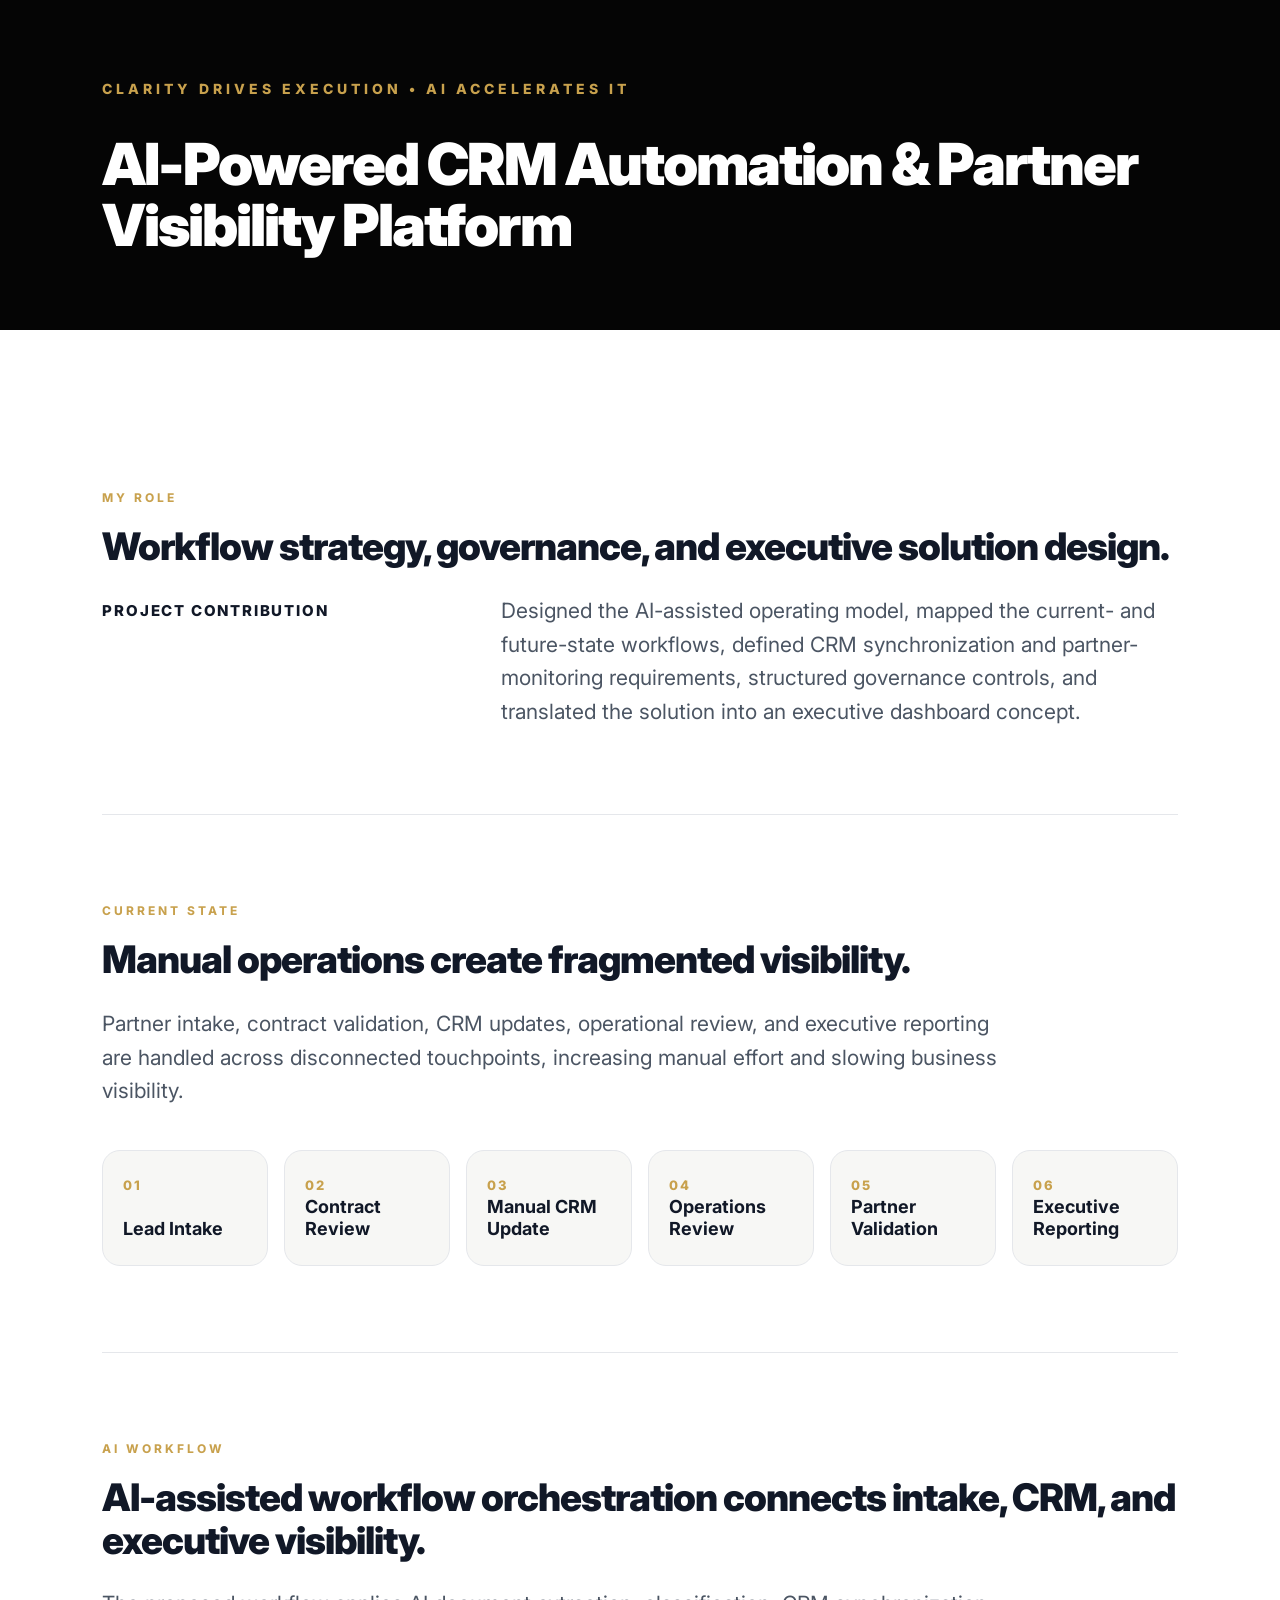
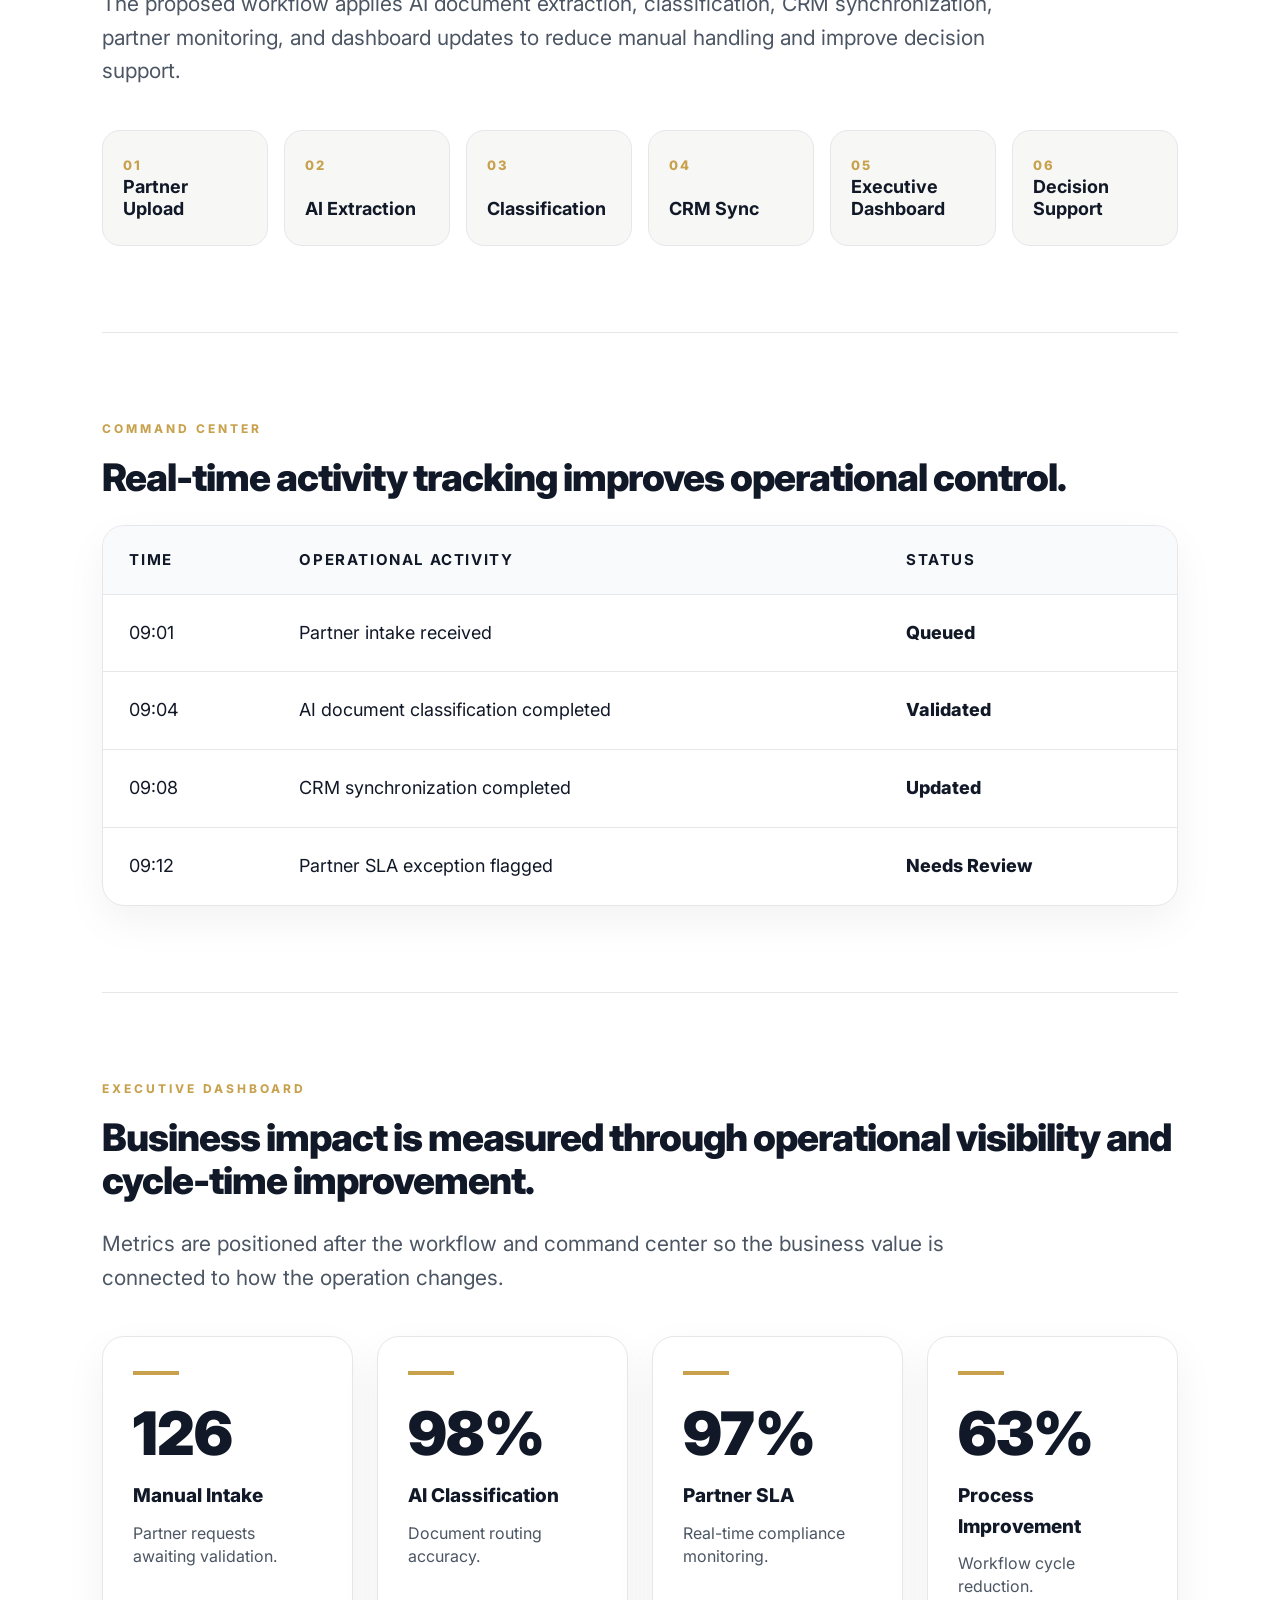
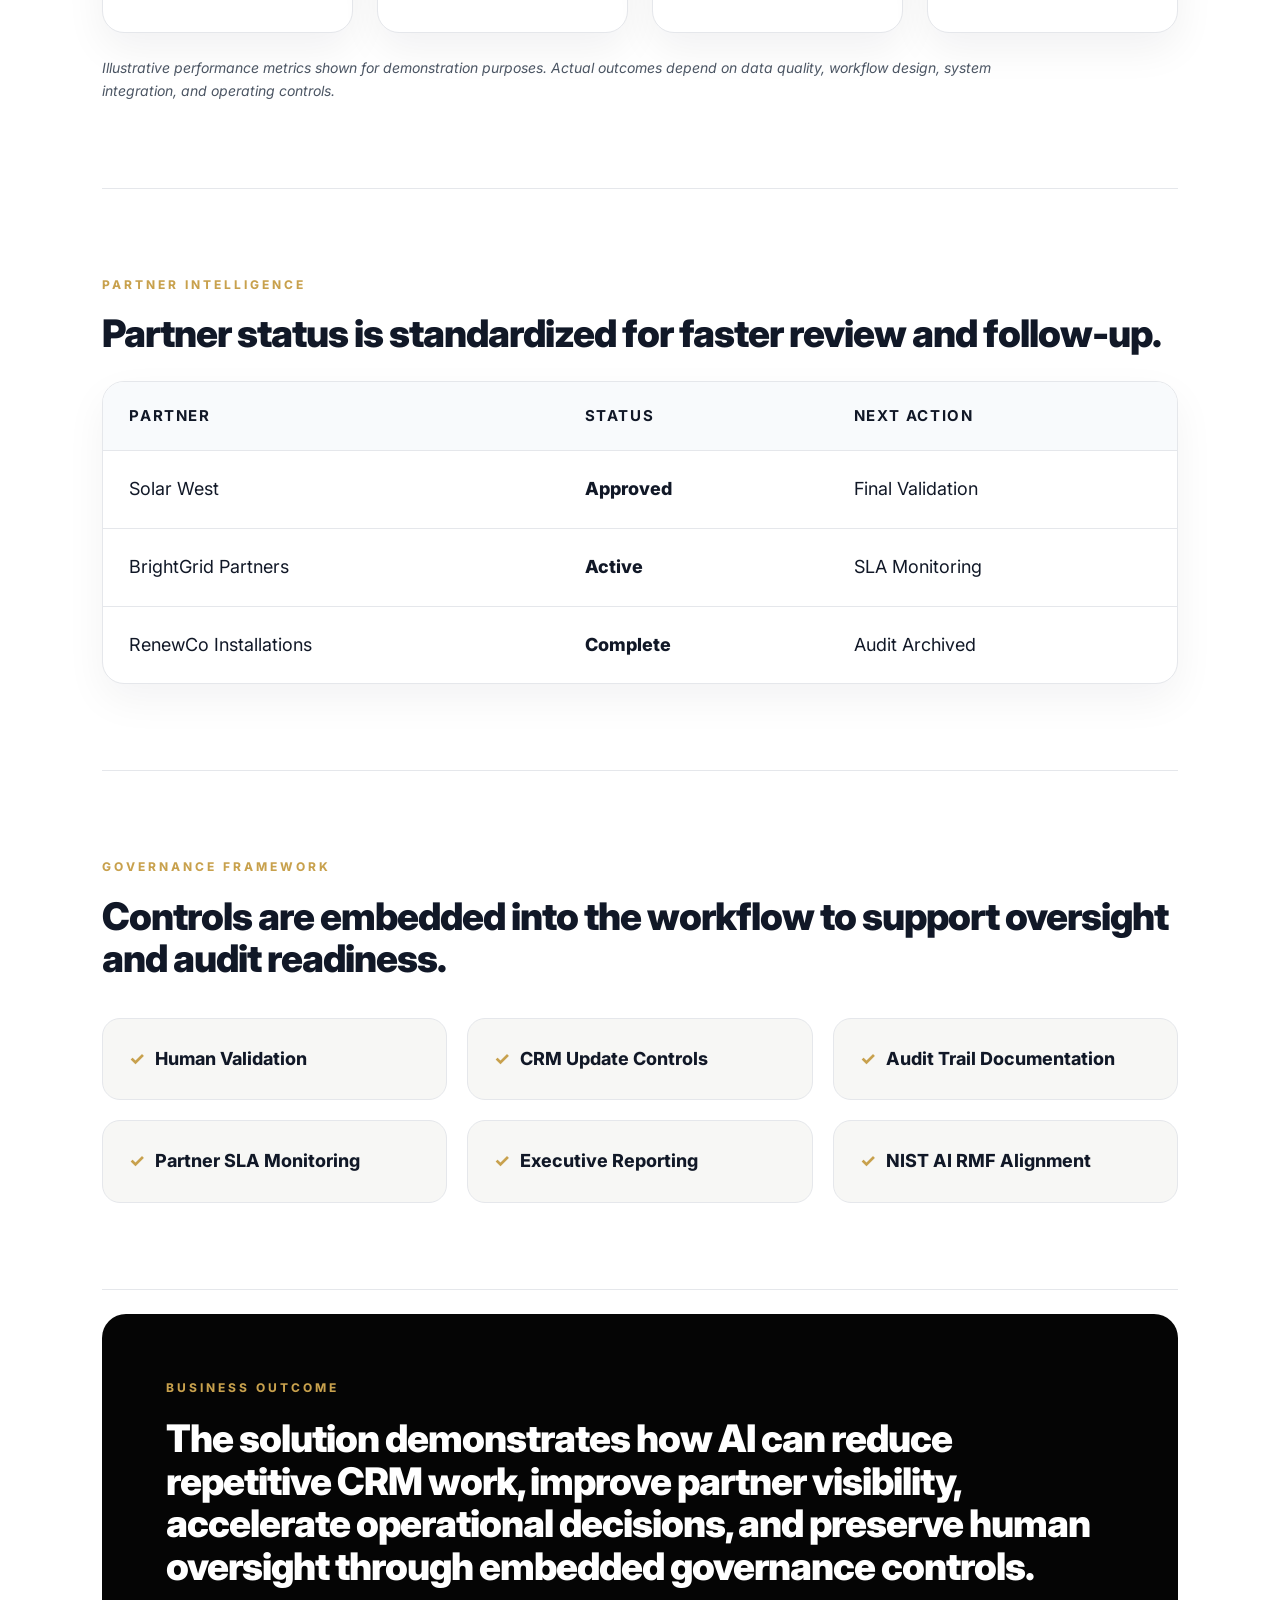
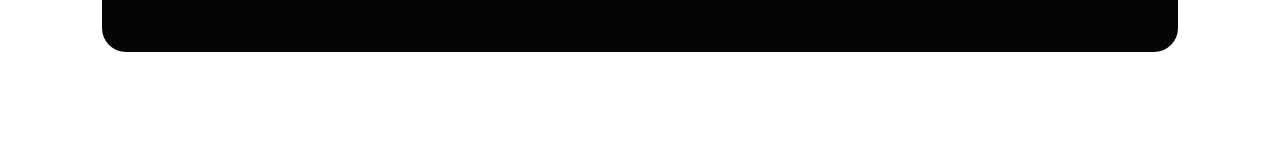
<file: AI-Powered CRM Automation/index.html>
<!DOCTYPE html>
<html lang="en">
<head>
<meta charset="UTF-8">
<meta name="viewport" content="width=device-width, initial-scale=1.0">
<title>AI-Powered CRM Automation</title>
<link rel="preconnect" href="https://fonts.googleapis.com">
<link rel="preconnect" href="https://fonts.gstatic.com" crossorigin>
<link href="https://fonts.googleapis.com/css2?family=Inter:wght@300;400;500;600;700;800;900&display=swap" rel="stylesheet">
<style>
:root{--black:#050505;--ink:#111827;--muted:#4b5563;--line:#e5e7eb;--soft:#f7f7f5;--gold:#c8a14d;--card:#ffffff}
*{margin:0;padding:0;box-sizing:border-box}
body{font-family:'Inter',Arial,sans-serif;background:#fff;color:var(--ink);line-height:1.6}
.hero{background:var(--black);color:#fff;padding:78px 8% 74px}
.brand-line{color:var(--gold);text-transform:uppercase;letter-spacing:4px;font-size:14px;font-weight:800;margin-bottom:34px}
.hero h1{font-size:58px;line-height:1.05;font-weight:900;max-width:1120px;letter-spacing:-2px}
.container{max-width:1480px;margin:0 auto;padding:72px 8% 92px}
.section{padding:86px 0;border-bottom:1px solid var(--line)}
.section:last-child{border-bottom:none}
.section-kicker{color:var(--gold);text-transform:uppercase;letter-spacing:3px;font-size:12px;font-weight:750;margin-bottom:18px}
h2{font-size:38px;line-height:1.12;font-weight:850;letter-spacing:-1px;margin-bottom:26px}
.lead{font-size:21px;color:var(--muted);max-width:920px;margin-bottom:42px}
.role-grid{display:grid;grid-template-columns:1.05fr 1.95fr;gap:34px;align-items:start}
.role-label{font-size:15px;font-weight:800;text-transform:uppercase;letter-spacing:1.8px;color:var(--ink);padding-top:5px}
.role-copy{font-size:21px;color:var(--muted);max-width:980px}
.process-row{display:grid;grid-template-columns:repeat(6,1fr);gap:16px;align-items:stretch}
.process-step{background:var(--soft);border:1px solid var(--line);border-radius:18px;padding:24px 20px;min-height:116px;display:flex;flex-direction:column;justify-content:space-between}
.process-step span{color:var(--gold);font-size:13px;font-weight:800;letter-spacing:2px;text-transform:uppercase}
.process-step strong{font-size:18px;line-height:1.25}
.metrics{display:grid;grid-template-columns:repeat(4,1fr);gap:24px;margin-top:38px}
.metric{background:var(--card);border:1px solid var(--line);border-radius:22px;padding:34px 30px;box-shadow:0 16px 42px rgba(17,24,39,.06);min-height:230px}
.metric:before{content:"";display:block;width:46px;height:4px;background:var(--gold);margin-bottom:28px}
.metric-number{font-size:60px;line-height:1;font-weight:900;letter-spacing:-1px;margin-bottom:18px}
.metric-title{font-size:19px;font-weight:800;margin-bottom:10px}
.metric p{font-size:16px;color:var(--muted);line-height:1.45}
.metrics-note{font-size:14px;color:var(--muted);margin-top:24px;max-width:900px;font-style:italic}
.table-wrap{background:#fff;border:1px solid var(--line);border-radius:22px;overflow:hidden;box-shadow:0 16px 42px rgba(17,24,39,.05)}
table{width:100%;border-collapse:collapse}
th{background:#f8fafc;color:#111827;text-align:left;padding:22px 26px;font-size:15px;text-transform:uppercase;letter-spacing:1.6px}
td{padding:24px 26px;border-top:1px solid var(--line);font-size:18px}
.status{font-weight:800;color:#111827}
.governance-grid{display:grid;grid-template-columns:repeat(3,1fr);gap:20px;margin-top:38px}
.control{background:var(--soft);border:1px solid var(--line);border-radius:18px;padding:26px;font-size:18px;font-weight:750}
.control span{color:var(--gold);margin-right:10px}
.outcome{background:var(--black);color:#fff;border-bottom:none;margin-top:24px;padding:64px;border-radius:24px}
.outcome .section-kicker{margin-bottom:20px}
.outcome h2{max-width:980px;margin-bottom:0}
@media(max-width:1100px){.hero h1{font-size:48px}.process-row,.metrics,.governance-grid{grid-template-columns:repeat(2,1fr)}.role-grid{grid-template-columns:1fr}}
@media(max-width:720px){.hero{padding:72px 7%}.hero h1{font-size:38px}.container{padding:48px 7%}.section{padding:52px 0}h2{font-size:32px}.process-row,.metrics,.governance-grid{grid-template-columns:1fr}.outcome{padding:42px 28px;border-radius:18px}}
</style>
</head>
<body>
<header class="hero">
  <div class="brand-line">Clarity drives execution • AI accelerates it</div>
  <h1>AI-Powered CRM Automation &amp; Partner Visibility Platform</h1>
</header>

<main class="container">
<section class="section">
  <div class="section-kicker">My Role</div>
  <h2>Workflow strategy, governance, and executive solution design.</h2>
  <div class="role-grid">
    <div class="role-label">Project Contribution</div>
    <p class="role-copy">Designed the AI-assisted operating model, mapped the current- and future-state workflows, defined CRM synchronization and partner-monitoring requirements, structured governance controls, and translated the solution into an executive dashboard concept.</p>
  </div>
</section>

<section class="section">
  <div class="section-kicker">Current State</div>
  <h2>Manual operations create fragmented visibility.</h2>
  <p class="lead">Partner intake, contract validation, CRM updates, operational review, and executive reporting are handled across disconnected touchpoints, increasing manual effort and slowing business visibility.</p>
  <div class="process-row">
    <div class="process-step"><span>01</span><strong>Lead Intake</strong></div>
    <div class="process-step"><span>02</span><strong>Contract Review</strong></div>
    <div class="process-step"><span>03</span><strong>Manual CRM Update</strong></div>
    <div class="process-step"><span>04</span><strong>Operations Review</strong></div>
    <div class="process-step"><span>05</span><strong>Partner Validation</strong></div>
    <div class="process-step"><span>06</span><strong>Executive Reporting</strong></div>
  </div>
</section>

<section class="section">
  <div class="section-kicker">AI Workflow</div>
  <h2>AI-assisted workflow orchestration connects intake, CRM, and executive visibility.</h2>
  <p class="lead">The proposed workflow applies AI document extraction, classification, CRM synchronization, partner monitoring, and dashboard updates to reduce manual handling and improve decision support.</p>
  <div class="process-row">
    <div class="process-step"><span>01</span><strong>Partner Upload</strong></div>
    <div class="process-step"><span>02</span><strong>AI Extraction</strong></div>
    <div class="process-step"><span>03</span><strong>Classification</strong></div>
    <div class="process-step"><span>04</span><strong>CRM Sync</strong></div>
    <div class="process-step"><span>05</span><strong>Executive Dashboard</strong></div>
    <div class="process-step"><span>06</span><strong>Decision Support</strong></div>
  </div>
</section>

<section class="section">
  <div class="section-kicker">Command Center</div>
  <h2>Real-time activity tracking improves operational control.</h2>
  <div class="table-wrap">
    <table>
      <thead><tr><th>Time</th><th>Operational Activity</th><th>Status</th></tr></thead>
      <tbody>
        <tr><td>09:01</td><td>Partner intake received</td><td class="status">Queued</td></tr>
        <tr><td>09:04</td><td>AI document classification completed</td><td class="status">Validated</td></tr>
        <tr><td>09:08</td><td>CRM synchronization completed</td><td class="status">Updated</td></tr>
        <tr><td>09:12</td><td>Partner SLA exception flagged</td><td class="status">Needs Review</td></tr>
      </tbody>
    </table>
  </div>
</section>

<section class="section">
  <div class="section-kicker">Executive Dashboard</div>
  <h2>Business impact is measured through operational visibility and cycle-time improvement.</h2>
  <p class="lead">Metrics are positioned after the workflow and command center so the business value is connected to how the operation changes.</p>
  <div class="metrics">
    <div class="metric"><div class="metric-number">126</div><div class="metric-title">Manual Intake</div><p>Partner requests awaiting validation.</p></div>
    <div class="metric"><div class="metric-number">98%</div><div class="metric-title">AI Classification</div><p>Document routing accuracy.</p></div>
    <div class="metric"><div class="metric-number">97%</div><div class="metric-title">Partner SLA</div><p>Real-time compliance monitoring.</p></div>
    <div class="metric"><div class="metric-number">63%</div><div class="metric-title">Process Improvement</div><p>Workflow cycle reduction.</p></div>
  </div>
  <p class="metrics-note">Illustrative performance metrics shown for demonstration purposes. Actual outcomes depend on data quality, workflow design, system integration, and operating controls.</p>
</section>

<section class="section">
  <div class="section-kicker">Partner Intelligence</div>
  <h2>Partner status is standardized for faster review and follow-up.</h2>
  <div class="table-wrap">
    <table>
      <thead><tr><th>Partner</th><th>Status</th><th>Next Action</th></tr></thead>
      <tbody>
        <tr><td>Solar West</td><td class="status">Approved</td><td>Final Validation</td></tr>
        <tr><td>BrightGrid Partners</td><td class="status">Active</td><td>SLA Monitoring</td></tr>
        <tr><td>RenewCo Installations</td><td class="status">Complete</td><td>Audit Archived</td></tr>
      </tbody>
    </table>
  </div>
</section>

<section class="section">
  <div class="section-kicker">Governance Framework</div>
  <h2>Controls are embedded into the workflow to support oversight and audit readiness.</h2>
  <div class="governance-grid">
    <div class="control"><span>✓</span>Human Validation</div>
    <div class="control"><span>✓</span>CRM Update Controls</div>
    <div class="control"><span>✓</span>Audit Trail Documentation</div>
    <div class="control"><span>✓</span>Partner SLA Monitoring</div>
    <div class="control"><span>✓</span>Executive Reporting</div>
    <div class="control"><span>✓</span>NIST AI RMF Alignment</div>
  </div>
</section>

<section class="section outcome">
  <div class="section-kicker">Business Outcome</div>
  <h2>The solution demonstrates how AI can reduce repetitive CRM work, improve partner visibility, accelerate operational decisions, and preserve human oversight through embedded governance controls.</h2>
</section>
</main>
</body>
</html>
</file>
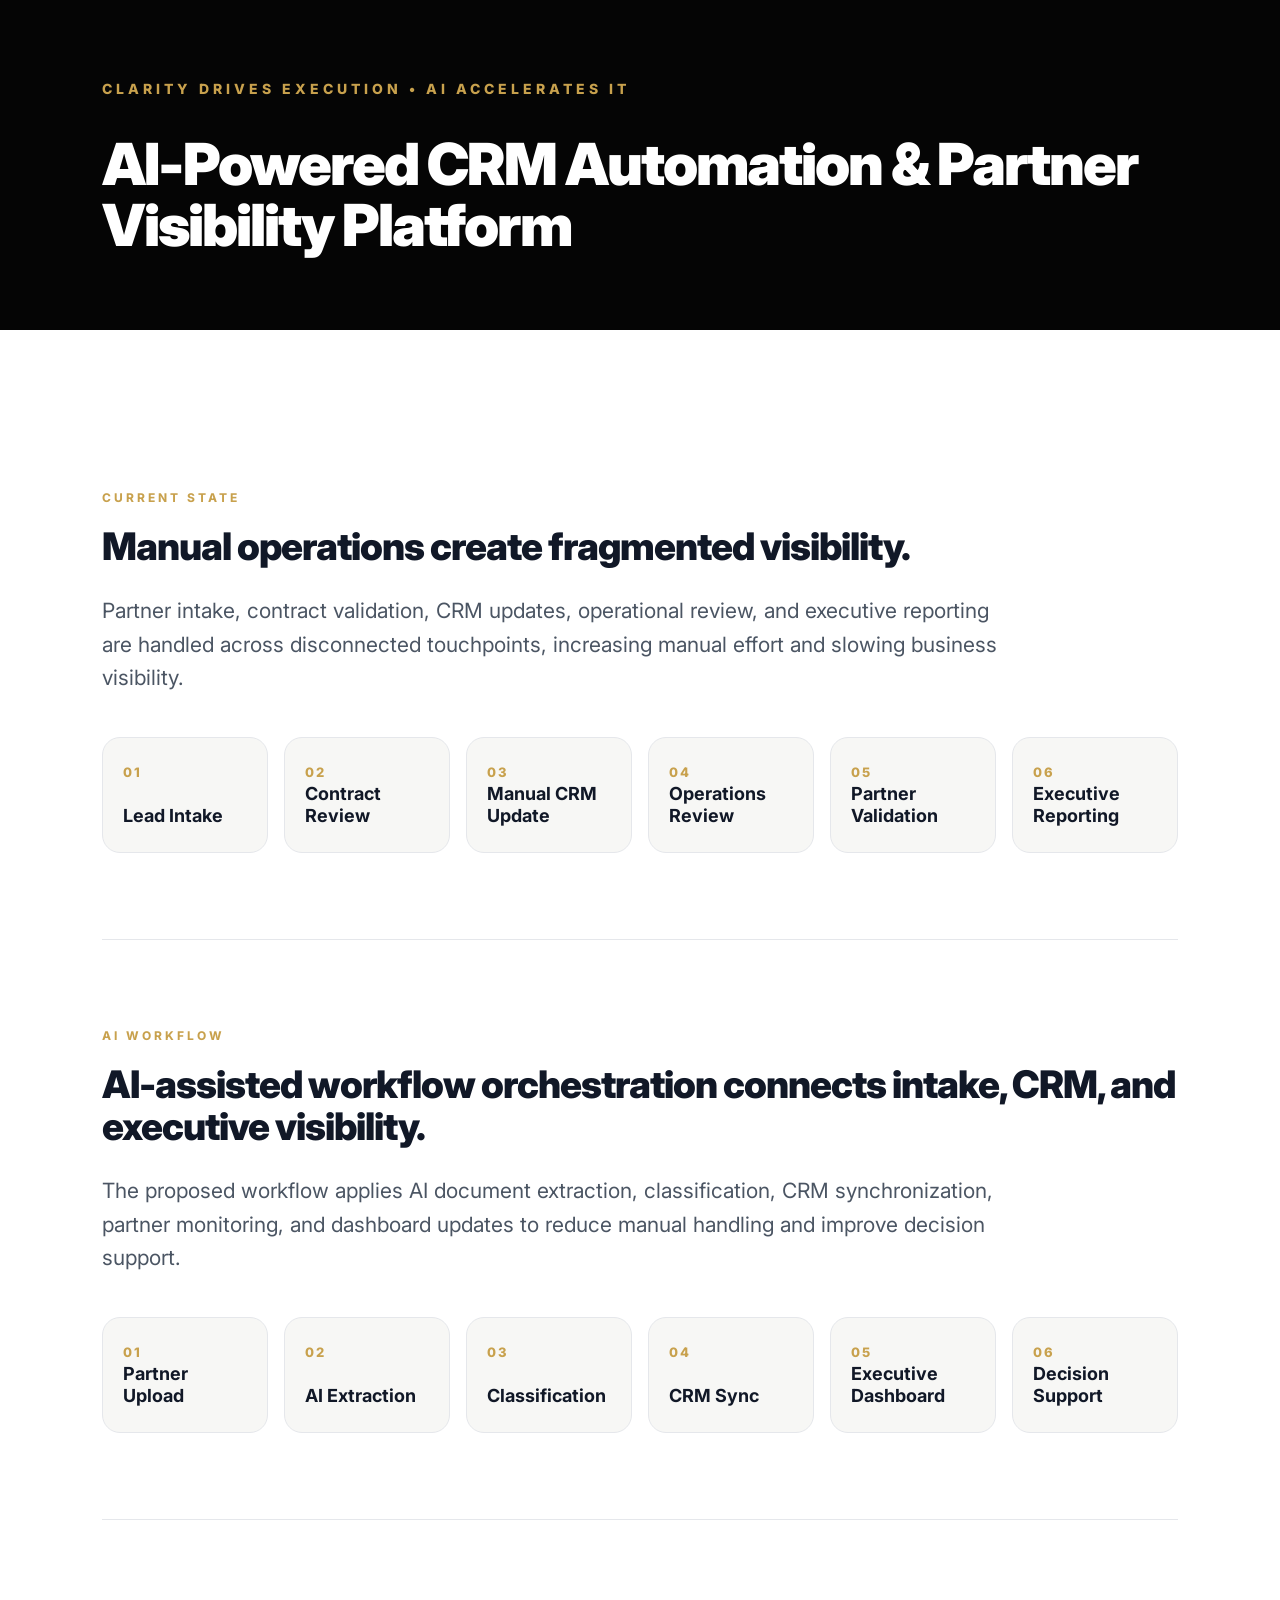
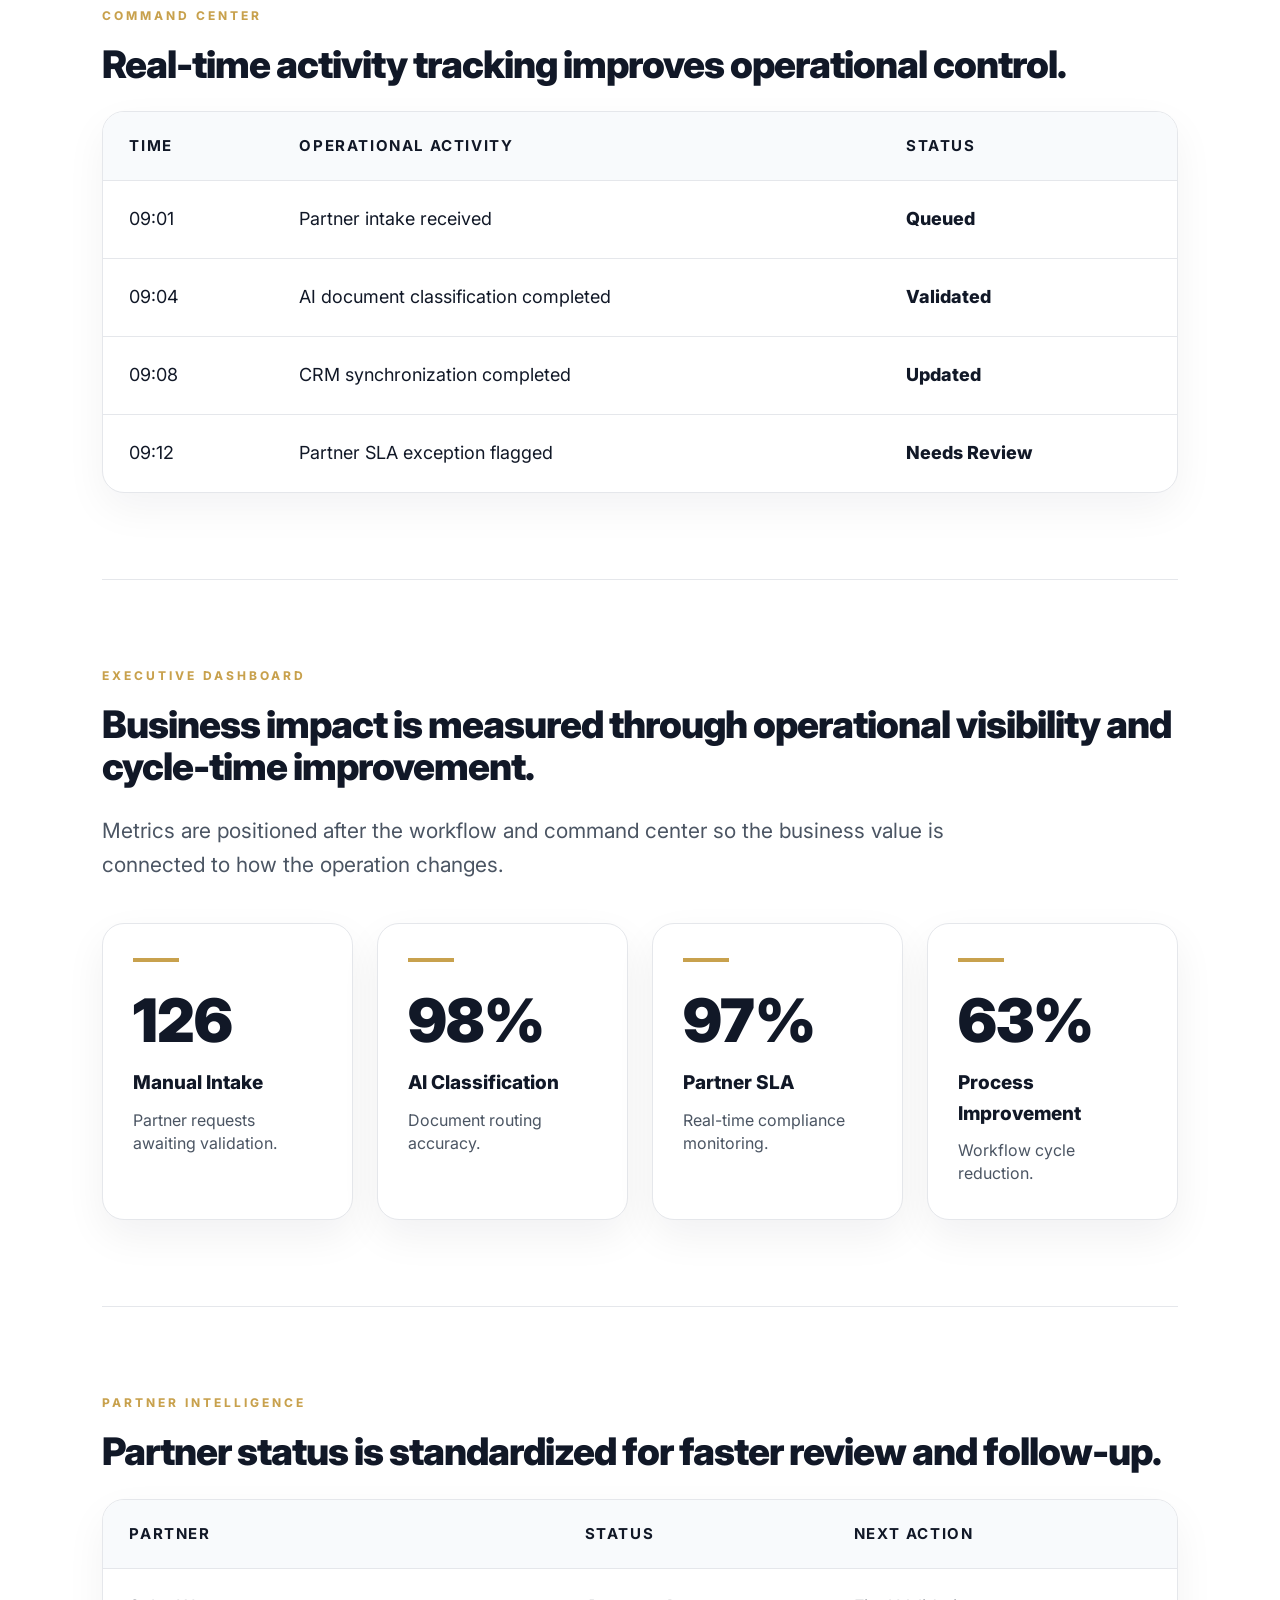
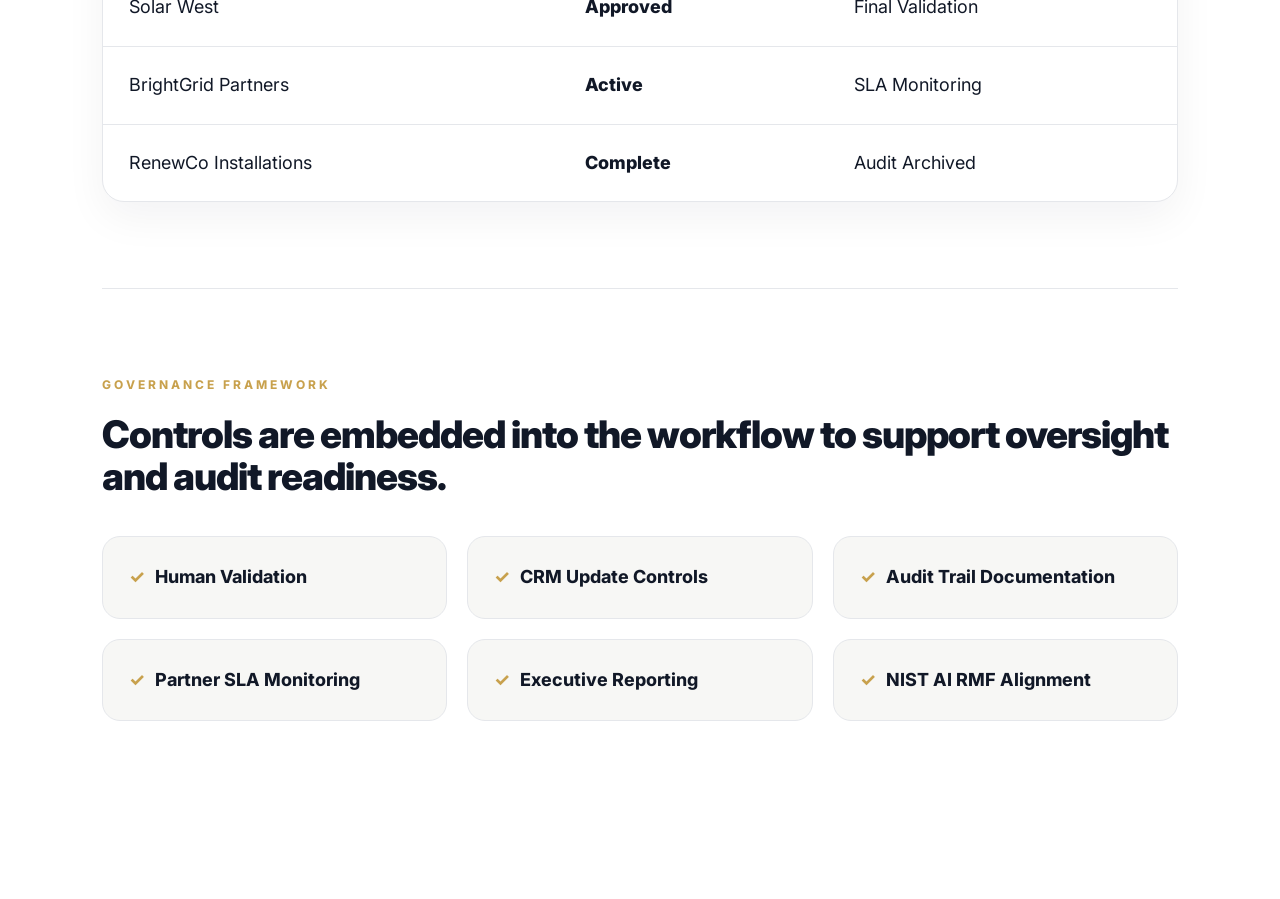
<file: solar_operations_intelligence/index.html>
<!DOCTYPE html>
<html lang="en">
<head>
<meta charset="UTF-8">
<meta name="viewport" content="width=device-width, initial-scale=1.0">
<title>AI-Powered CRM Automation</title>
<link rel="preconnect" href="https://fonts.googleapis.com">
<link rel="preconnect" href="https://fonts.gstatic.com" crossorigin>
<link href="https://fonts.googleapis.com/css2?family=Inter:wght@300;400;500;600;700;800;900&display=swap" rel="stylesheet">
<style>
:root{--black:#050505;--ink:#111827;--muted:#4b5563;--line:#e5e7eb;--soft:#f7f7f5;--gold:#c8a14d;--card:#ffffff}
*{margin:0;padding:0;box-sizing:border-box}
body{font-family:'Inter',Arial,sans-serif;background:#fff;color:var(--ink);line-height:1.6}
.hero{background:var(--black);color:#fff;padding:78px 8% 74px}
.brand-line{color:var(--gold);text-transform:uppercase;letter-spacing:4px;font-size:14px;font-weight:800;margin-bottom:34px}
.hero h1{font-size:58px;line-height:1.05;font-weight:900;max-width:1120px;letter-spacing:-2px}
.container{max-width:1480px;margin:0 auto;padding:72px 8% 92px}
.section{padding:86px 0;border-bottom:1px solid var(--line)}
.section:last-child{border-bottom:none}
.section-kicker{color:var(--gold);text-transform:uppercase;letter-spacing:3px;font-size:12px;font-weight:750;margin-bottom:18px}
h2{font-size:38px;line-height:1.12;font-weight:850;letter-spacing:-1px;margin-bottom:26px}
.lead{font-size:21px;color:var(--muted);max-width:920px;margin-bottom:42px}
.process-row{display:grid;grid-template-columns:repeat(6,1fr);gap:16px;align-items:stretch}
.process-step{background:var(--soft);border:1px solid var(--line);border-radius:18px;padding:24px 20px;min-height:116px;display:flex;flex-direction:column;justify-content:space-between}
.process-step span{color:var(--gold);font-size:13px;font-weight:800;letter-spacing:2px;text-transform:uppercase}
.process-step strong{font-size:18px;line-height:1.25}
.metrics{display:grid;grid-template-columns:repeat(4,1fr);gap:24px;margin-top:38px}
.metric{background:var(--card);border:1px solid var(--line);border-radius:22px;padding:34px 30px;box-shadow:0 16px 42px rgba(17,24,39,.06);min-height:230px}
.metric:before{content:"";display:block;width:46px;height:4px;background:var(--gold);margin-bottom:28px}
.metric-number{font-size:60px;line-height:1;font-weight:900;letter-spacing:-1px;margin-bottom:18px}
.metric-title{font-size:19px;font-weight:800;margin-bottom:10px}
.metric p{font-size:16px;color:var(--muted);line-height:1.45}
.table-wrap{background:#fff;border:1px solid var(--line);border-radius:22px;overflow:hidden;box-shadow:0 16px 42px rgba(17,24,39,.05)}
table{width:100%;border-collapse:collapse}
th{background:#f8fafc;color:#111827;text-align:left;padding:22px 26px;font-size:15px;text-transform:uppercase;letter-spacing:1.6px}
td{padding:24px 26px;border-top:1px solid var(--line);font-size:18px}
.status{font-weight:800;color:#111827}
.governance-grid{display:grid;grid-template-columns:repeat(3,1fr);gap:20px;margin-top:38px}
.control{background:var(--soft);border:1px solid var(--line);border-radius:18px;padding:26px;font-size:18px;font-weight:750}
.control span{color:var(--gold);margin-right:10px}
@media(max-width:1100px){.hero h1{font-size:48px}.process-row,.metrics,.governance-grid{grid-template-columns:repeat(2,1fr)}}
@media(max-width:720px){.hero{padding:72px 7%}.hero h1{font-size:38px}.container{padding:48px 7%}.section{padding:52px 0}h2{font-size:32px}.process-row,.metrics,.governance-grid{grid-template-columns:1fr}}
</style>
</head>
<body>
<header class="hero">
  <div class="brand-line">Clarity drives execution • AI accelerates it</div>
  <h1>AI-Powered CRM Automation &amp; Partner Visibility Platform</h1>
</header>
<main class="container">
<section class="section">
  <div class="section-kicker">Current State</div>
  <h2>Manual operations create fragmented visibility.</h2>
  <p class="lead">Partner intake, contract validation, CRM updates, operational review, and executive reporting are handled across disconnected touchpoints, increasing manual effort and slowing business visibility.</p>
  <div class="process-row">
    <div class="process-step"><span>01</span><strong>Lead Intake</strong></div>
    <div class="process-step"><span>02</span><strong>Contract Review</strong></div>
    <div class="process-step"><span>03</span><strong>Manual CRM Update</strong></div>
    <div class="process-step"><span>04</span><strong>Operations Review</strong></div>
    <div class="process-step"><span>05</span><strong>Partner Validation</strong></div>
    <div class="process-step"><span>06</span><strong>Executive Reporting</strong></div>
  </div>
</section>
<section class="section">
  <div class="section-kicker">AI Workflow</div>
  <h2>AI-assisted workflow orchestration connects intake, CRM, and executive visibility.</h2>
  <p class="lead">The proposed workflow applies AI document extraction, classification, CRM synchronization, partner monitoring, and dashboard updates to reduce manual handling and improve decision support.</p>
  <div class="process-row">
    <div class="process-step"><span>01</span><strong>Partner Upload</strong></div>
    <div class="process-step"><span>02</span><strong>AI Extraction</strong></div>
    <div class="process-step"><span>03</span><strong>Classification</strong></div>
    <div class="process-step"><span>04</span><strong>CRM Sync</strong></div>
    <div class="process-step"><span>05</span><strong>Executive Dashboard</strong></div>
    <div class="process-step"><span>06</span><strong>Decision Support</strong></div>
  </div>
</section>
<section class="section">
  <div class="section-kicker">Command Center</div>
  <h2>Real-time activity tracking improves operational control.</h2>
  <div class="table-wrap"><table><thead><tr><th>Time</th><th>Operational Activity</th><th>Status</th></tr></thead><tbody>
    <tr><td>09:01</td><td>Partner intake received</td><td class="status">Queued</td></tr>
    <tr><td>09:04</td><td>AI document classification completed</td><td class="status">Validated</td></tr>
    <tr><td>09:08</td><td>CRM synchronization completed</td><td class="status">Updated</td></tr>
    <tr><td>09:12</td><td>Partner SLA exception flagged</td><td class="status">Needs Review</td></tr>
  </tbody></table></div>
</section>
<section class="section">
  <div class="section-kicker">Executive Dashboard</div>
  <h2>Business impact is measured through operational visibility and cycle-time improvement.</h2>
  <p class="lead">Metrics are positioned after the workflow and command center so the business value is connected to how the operation changes.</p>
  <div class="metrics">
    <div class="metric"><div class="metric-number">126</div><div class="metric-title">Manual Intake</div><p>Partner requests awaiting validation.</p></div>
    <div class="metric"><div class="metric-number">98%</div><div class="metric-title">AI Classification</div><p>Document routing accuracy.</p></div>
    <div class="metric"><div class="metric-number">97%</div><div class="metric-title">Partner SLA</div><p>Real-time compliance monitoring.</p></div>
    <div class="metric"><div class="metric-number">63%</div><div class="metric-title">Process Improvement</div><p>Workflow cycle reduction.</p></div>
  </div>
</section>
<section class="section">
  <div class="section-kicker">Partner Intelligence</div>
  <h2>Partner status is standardized for faster review and follow-up.</h2>
  <div class="table-wrap"><table><thead><tr><th>Partner</th><th>Status</th><th>Next Action</th></tr></thead><tbody>
    <tr><td>Solar West</td><td class="status">Approved</td><td>Final Validation</td></tr>
    <tr><td>BrightGrid Partners</td><td class="status">Active</td><td>SLA Monitoring</td></tr>
    <tr><td>RenewCo Installations</td><td class="status">Complete</td><td>Audit Archived</td></tr>
  </tbody></table></div>
</section>
<section class="section">
  <div class="section-kicker">Governance Framework</div>
  <h2>Controls are embedded into the workflow to support oversight and audit readiness.</h2>
  <div class="governance-grid">
    <div class="control"><span>✓</span>Human Validation</div>
    <div class="control"><span>✓</span>CRM Update Controls</div>
    <div class="control"><span>✓</span>Audit Trail Documentation</div>
    <div class="control"><span>✓</span>Partner SLA Monitoring</div>
    <div class="control"><span>✓</span>Executive Reporting</div>
    <div class="control"><span>✓</span>NIST AI RMF Alignment</div>
  </div>
</section>
</main>
</body>
</html>
</file>
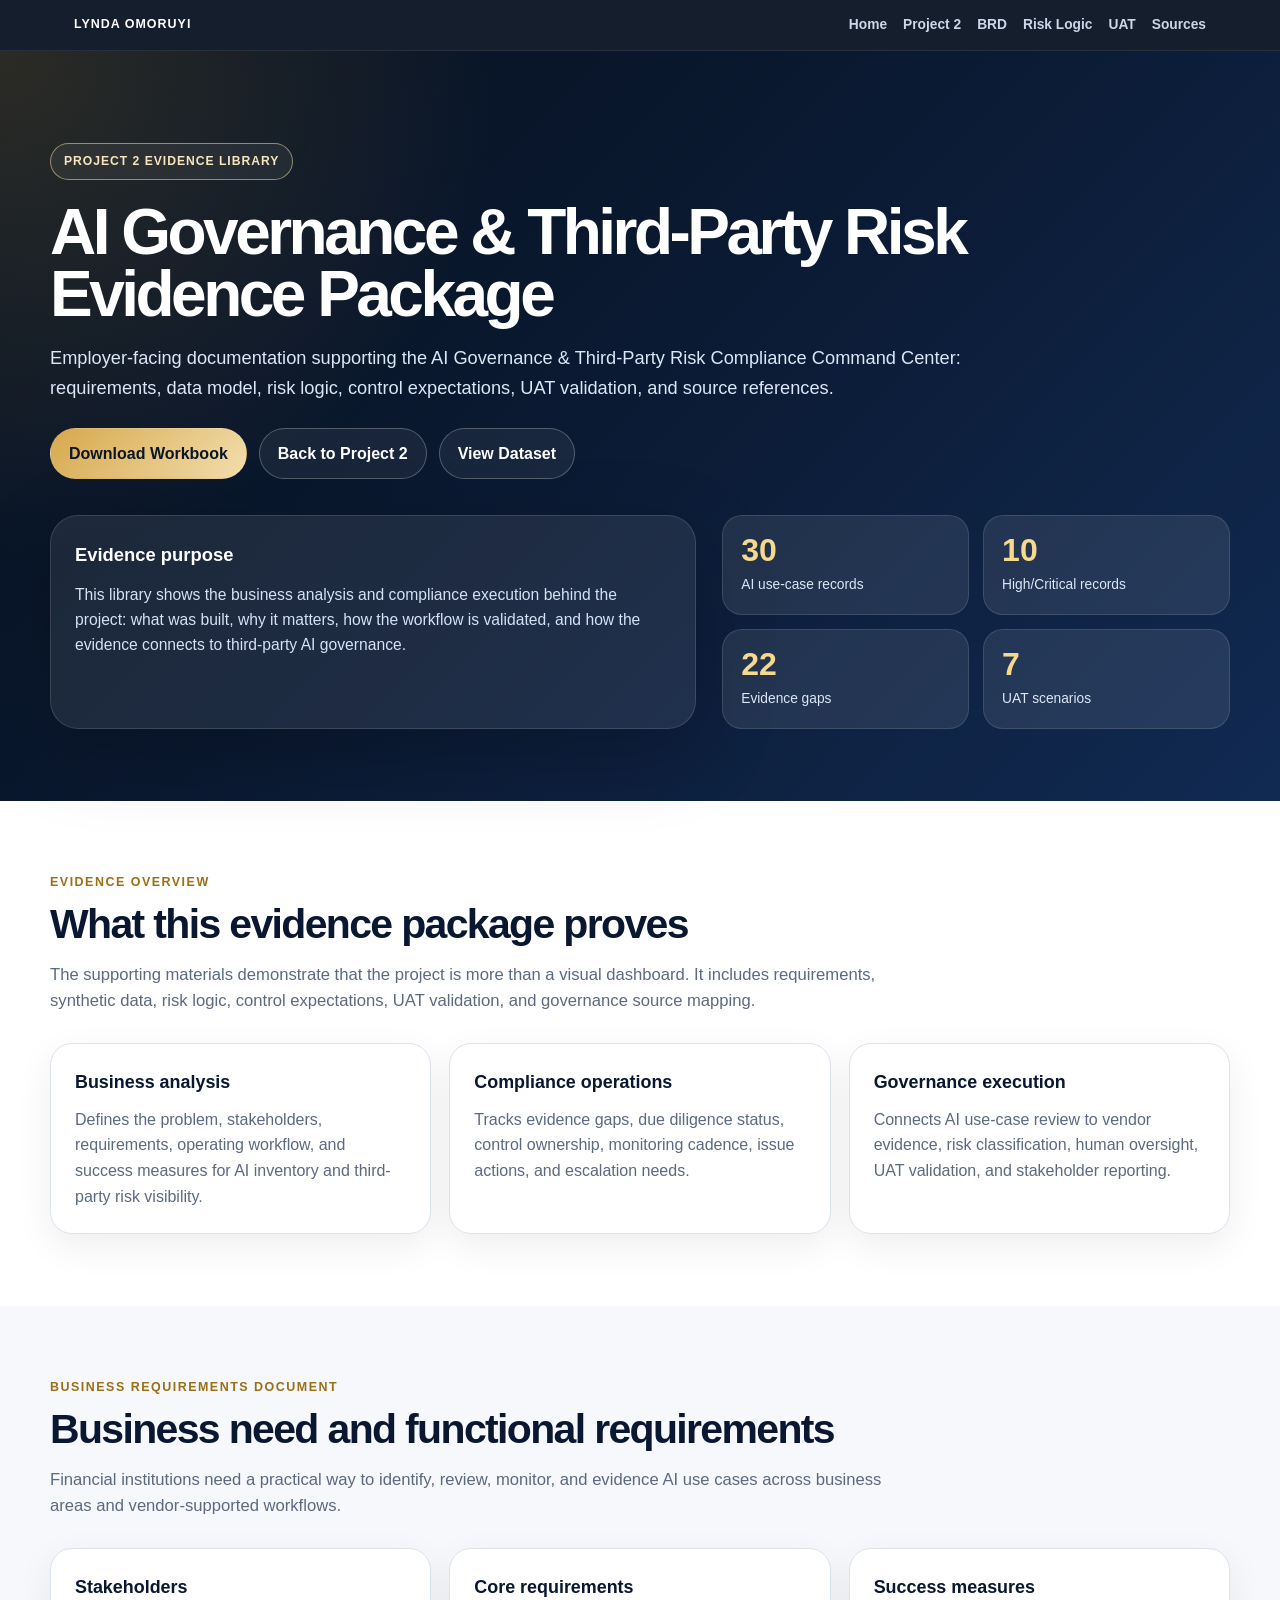
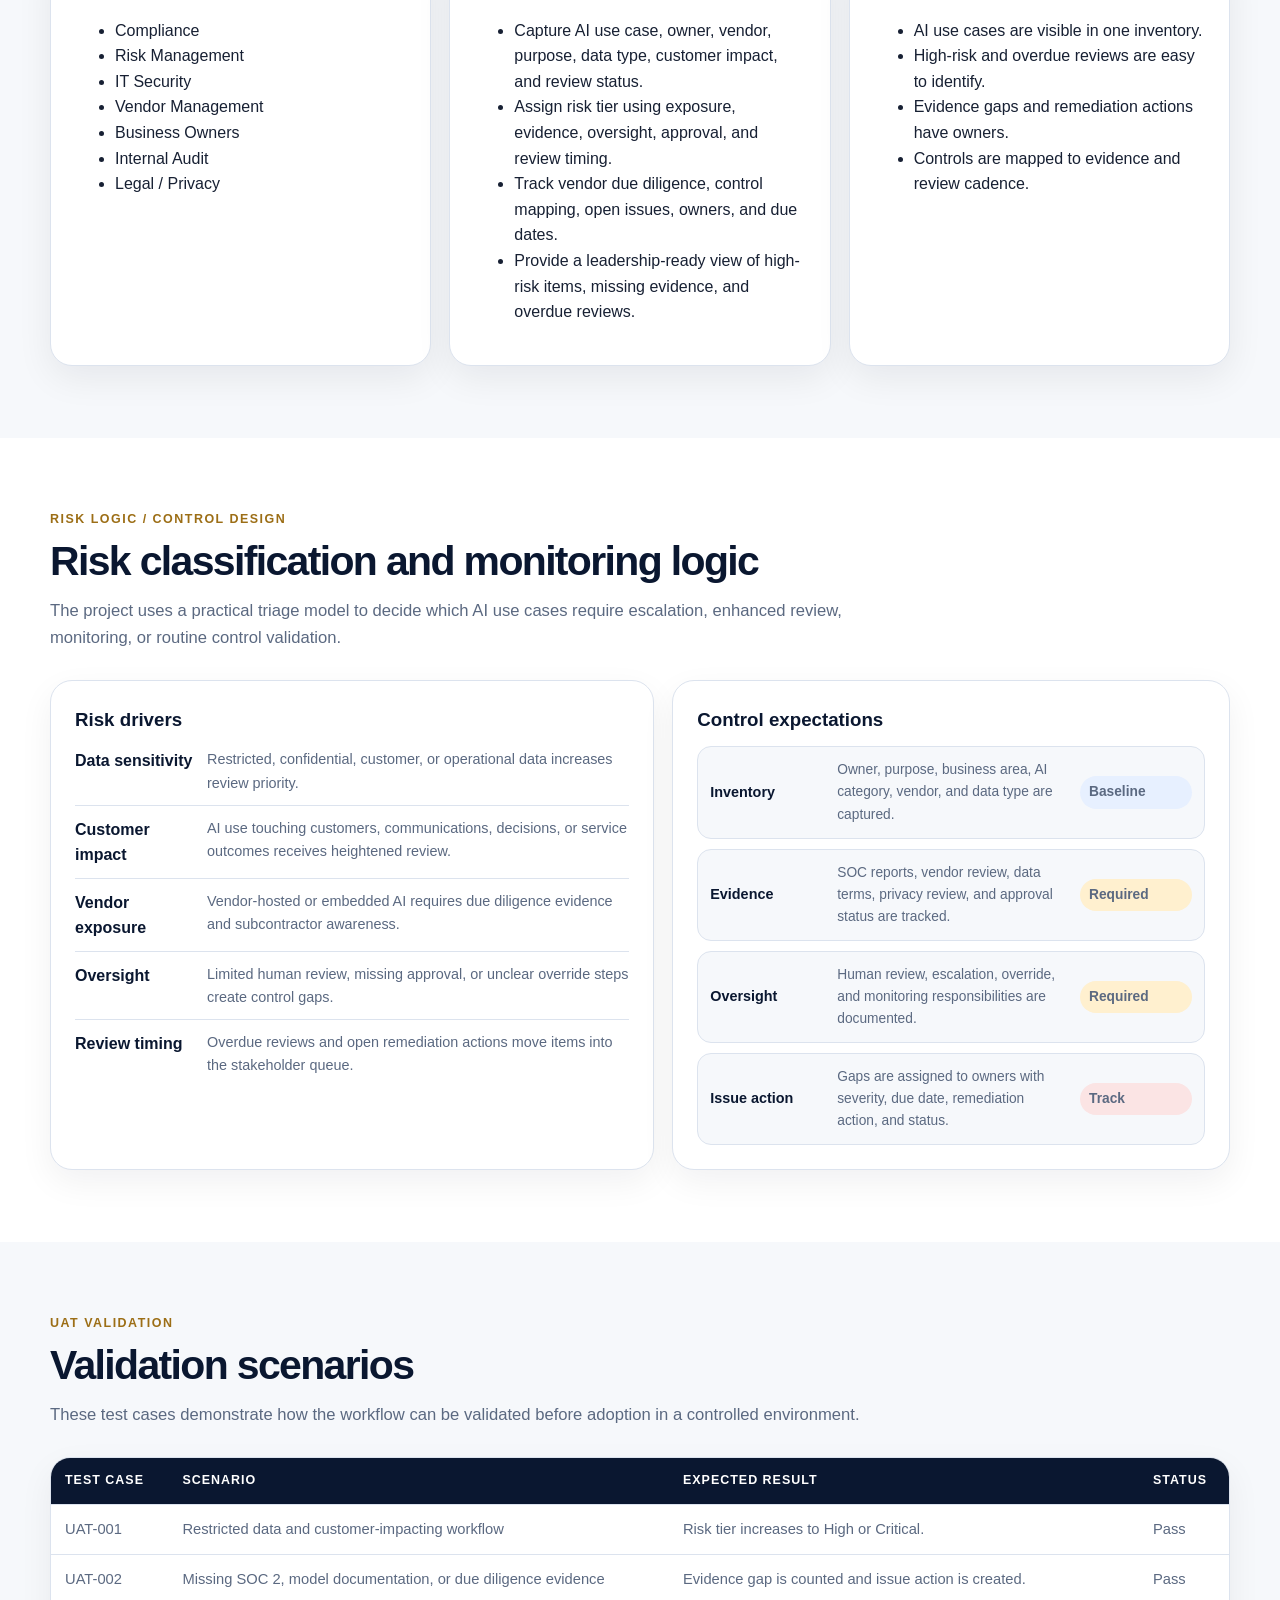
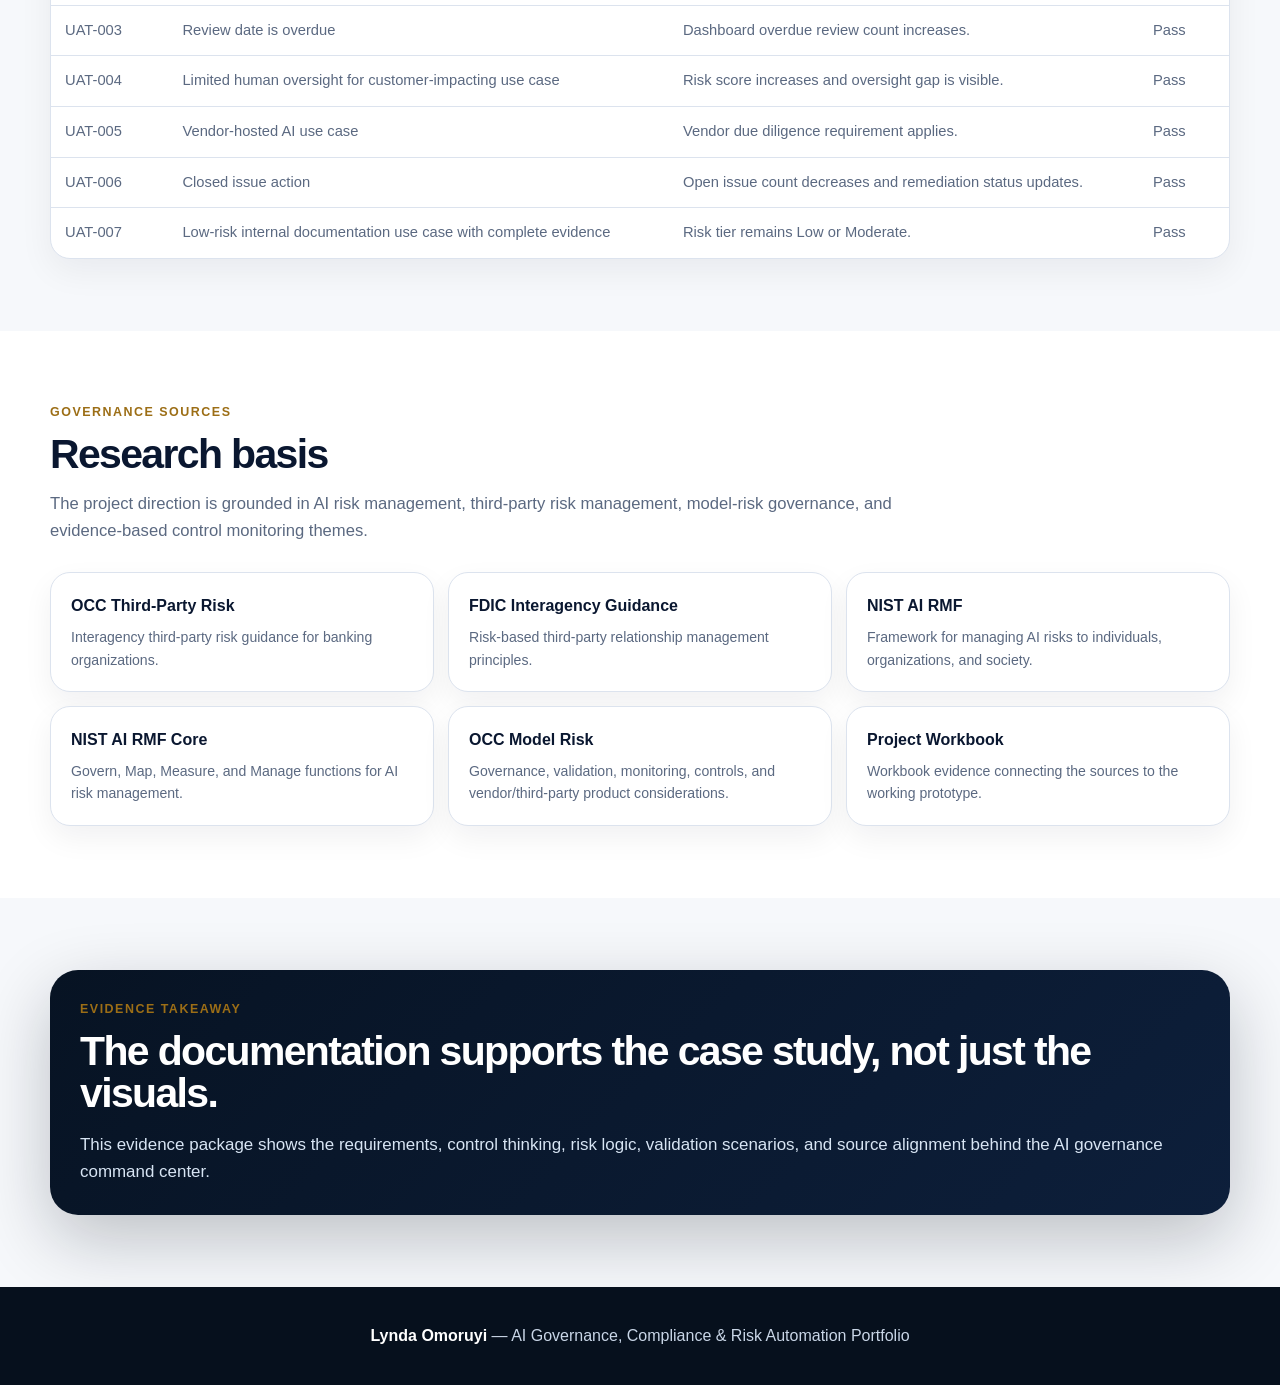
<file: ai_third_party_risk_artifacts.html>
<!DOCTYPE html>
<html lang="en">
<head>
<meta charset="UTF-8" />
<meta name="viewport" content="width=device-width, initial-scale=1.0" />
<title>Lynda Omoruyi | AI Governance & Third-Party Risk Evidence Library</title>
<meta name="description" content="Evidence library for Project 2: AI governance, third-party risk, AI use-case inventory, control monitoring, UAT validation, and stakeholder reporting using synthetic data." />
<style>
:root{
  --bg:#07101f;--bg2:#0d1f3b;--navy:#0a1730;--ink:#172033;--muted:#5b6981;--panel:#fff;--soft:#f6f8fb;--line:#dce3ee;--gold:#d7a84d;--gold2:#f3dfad;--blue:#2c6fd6;--red:#9f3030;--green:#1d6b42;--shadow:0 22px 60px rgba(4,15,32,.18);--radius:22px
}
*{box-sizing:border-box}html{scroll-behavior:smooth}body{margin:0;font-family:Inter,-apple-system,BlinkMacSystemFont,"Segoe UI",Arial,sans-serif;background:var(--soft);color:var(--ink);line-height:1.6}a{color:inherit}.site-header{position:sticky;top:0;z-index:30;background:rgba(7,16,31,.94);backdrop-filter:blur(14px);border-bottom:1px solid rgba(255,255,255,.08)}.nav{max-width:1180px;margin:0 auto;padding:14px 24px;display:flex;align-items:center;justify-content:space-between;gap:18px}.brand{color:#fff;text-decoration:none;font-weight:800;letter-spacing:.08em;text-transform:uppercase;font-size:.78rem}.nav-links{display:flex;gap:16px;align-items:center;flex-wrap:wrap}.nav-links a{color:#dbe7f7;text-decoration:none;font-weight:700;font-size:.86rem;opacity:.92}.nav-links a:hover{color:var(--gold2)}.hero{background:radial-gradient(circle at top left,rgba(215,168,77,.18),transparent 34%),linear-gradient(135deg,#06101d 0%,#0b1a33 48%,#112a52 100%);color:#fff;padding:92px 24px 72px}.wrap{max-width:1180px;margin:0 auto}.eyebrow{display:inline-flex;align-items:center;gap:8px;border:1px solid rgba(242,216,155,.55);color:#f7e6bd;background:rgba(255,255,255,.06);border-radius:999px;padding:8px 13px;font-size:.76rem;font-weight:800;letter-spacing:.08em;text-transform:uppercase}.hero h1{max-width:980px;margin:22px 0 18px;font-size:clamp(2.2rem,5vw,4.8rem);line-height:.96;letter-spacing:-.055em}.hero p{max-width:920px;color:#dbe7f7;font-size:1.14rem;margin:0 0 26px}.hero-grid{display:grid;grid-template-columns:1.12fr .88fr;gap:26px;align-items:stretch;margin-top:36px}.hero-card{background:rgba(255,255,255,.08);border:1px solid rgba(255,255,255,.13);border-radius:28px;padding:24px;box-shadow:0 24px 80px rgba(0,0,0,.22)}.hero-card h2{color:#fff;margin:0 0 12px;font-size:1.15rem}.hero-card p{font-size:.98rem;margin:0;color:#d4e2f5}.stat-grid{display:grid;grid-template-columns:repeat(2,1fr);gap:14px}.stat{background:rgba(255,255,255,.09);border:1px solid rgba(255,255,255,.12);border-radius:20px;padding:18px}.stat b{display:block;font-size:2rem;line-height:1;color:#f7d98c}.stat span{display:block;margin-top:8px;color:#dbe7f7;font-size:.86rem}.btn-row{display:flex;gap:12px;flex-wrap:wrap;margin-top:26px}.btn{display:inline-flex;align-items:center;justify-content:center;border-radius:999px;padding:12px 18px;font-weight:800;text-decoration:none;border:1px solid transparent}.btn.gold{background:linear-gradient(135deg,var(--gold),var(--gold2));color:#0b1628}.btn.ghost{border-color:rgba(255,255,255,.26);color:#fff;background:rgba(255,255,255,.06)}.section{padding:72px 24px}.section.white{background:#fff}.section.soft{background:var(--soft)}.section.dark{background:#08111f;color:#fff}.section h2{font-size:clamp(1.8rem,3.2vw,3rem);letter-spacing:-.04em;line-height:1.04;margin:0 0 16px;color:var(--navy)}.section.dark h2{color:#fff}.section-lead{max-width:850px;color:var(--muted);font-size:1.04rem;margin:0 0 28px}.section.dark .section-lead{color:#d2dfef}.kicker{font-size:.78rem;text-transform:uppercase;letter-spacing:.12em;font-weight:900;color:#9c6e16;margin-bottom:10px}.grid-3{display:grid;grid-template-columns:repeat(3,1fr);gap:18px}.grid-2{display:grid;grid-template-columns:repeat(2,1fr);gap:20px}.card{background:var(--panel);border:1px solid var(--line);border-radius:var(--radius);padding:24px;box-shadow:0 12px 36px rgba(4,15,32,.07)}.card h3{margin:0 0 10px;color:var(--navy);font-size:1.12rem}.card p{margin:0;color:var(--muted)}.role-list{display:grid;grid-template-columns:repeat(5,1fr);gap:12px;margin-top:24px}.role-item{border:1px solid var(--line);border-radius:18px;background:#fff;padding:18px}.role-item b{display:block;color:var(--navy);margin-bottom:6px}.role-item span{display:block;color:var(--muted);font-size:.88rem}.problem-chain{display:grid;grid-template-columns:repeat(5,1fr);gap:12px;margin-top:22px}.chain{background:#fff;border:1px solid var(--line);border-radius:18px;padding:18px;position:relative}.chain:not(:last-child)::after{content:"→";position:absolute;right:-13px;top:50%;transform:translateY(-50%);color:#9c6e16;font-weight:900}.chain b{display:block;color:var(--navy);font-size:.95rem}.chain span{display:block;color:var(--muted);font-size:.82rem;margin-top:6px}.command{background:linear-gradient(135deg,#071323,#0e2140);border-radius:30px;padding:24px;color:#fff;box-shadow:var(--shadow);border:1px solid rgba(255,255,255,.12)}.command-head{display:flex;justify-content:space-between;gap:16px;align-items:flex-start;border-bottom:1px solid rgba(255,255,255,.12);padding-bottom:18px;margin-bottom:18px}.command-head h3{margin:0;color:#fff}.badge{border:1px solid rgba(242,216,155,.55);color:#f7e6bd;border-radius:999px;padding:7px 10px;font-size:.75rem;font-weight:900;white-space:nowrap}.dashboard-grid{display:grid;grid-template-columns:1.1fr .9fr;gap:18px}.metric-row{display:grid;grid-template-columns:repeat(4,1fr);gap:12px;margin-bottom:18px}.mini-metric{background:rgba(255,255,255,.08);border:1px solid rgba(255,255,255,.11);border-radius:18px;padding:16px}.mini-metric b{font-size:1.75rem;color:#f7d98c;display:block;line-height:1}.mini-metric span{font-size:.78rem;color:#cfe0f3;display:block;margin-top:7px}.queue,.readiness{background:rgba(255,255,255,.06);border:1px solid rgba(255,255,255,.11);border-radius:20px;padding:18px}.queue h4,.readiness h4{margin:0 0 12px;color:#fff}.queue-row{display:flex;justify-content:space-between;gap:12px;border-top:1px solid rgba(255,255,255,.09);padding:11px 0;color:#dce8f7}.queue-row:first-of-type{border-top:0}.pill{font-size:.72rem;font-weight:900;border-radius:999px;padding:5px 9px;white-space:nowrap}.critical{background:#fbe4e4;color:#8a1e1e}.high{background:#fff0cf;color:#7a5300}.moderate{background:#e7f0ff;color:#204d92}.bar{height:10px;background:rgba(255,255,255,.12);border-radius:999px;overflow:hidden;margin:9px 0 15px}.fill{height:100%;border-radius:999px;background:linear-gradient(90deg,#d7a84d,#f3dfad)}.process{display:grid;grid-template-columns:repeat(6,1fr);gap:12px;margin-top:24px}.step{background:#fff;border:1px solid var(--line);border-radius:18px;padding:18px;box-shadow:0 10px 28px rgba(4,15,32,.06);position:relative;min-height:160px}.step:not(:last-child)::after{content:"";position:absolute;right:-10px;top:50%;width:18px;height:18px;border-top:2px solid var(--gold);border-right:2px solid var(--gold);transform:translateY(-50%) rotate(45deg);background:var(--soft)}.step-num{width:34px;height:34px;border-radius:50%;display:flex;align-items:center;justify-content:center;background:#fff5dc;border:1px solid #efd99a;color:#6b4b0c;font-weight:900;margin-bottom:12px}.step b{display:block;color:var(--navy);margin-bottom:8px}.step span{display:block;color:var(--muted);font-size:.84rem}.findings{display:grid;grid-template-columns:repeat(4,1fr);gap:14px;margin-top:24px}.finding{background:#fff;border:1px solid var(--line);border-radius:20px;padding:22px;text-align:left;box-shadow:0 12px 32px rgba(4,15,32,.06)}.finding b{display:block;font-size:2.2rem;line-height:1;color:var(--navy);letter-spacing:-.04em}.finding span{display:block;color:var(--muted);font-weight:700;margin-top:8px}.before-after{display:grid;grid-template-columns:1fr 1fr;gap:18px;margin-top:24px}.ba-card{background:#fff;border:1px solid var(--line);border-radius:22px;padding:24px;box-shadow:0 12px 34px rgba(4,15,32,.06)}.ba-card h3{margin:0 0 12px}.ba-card.before h3{color:#8a3a24}.ba-card.after h3{color:#184a2c}.ba-card ul{margin:0;padding-left:20px;color:var(--muted)}.ba-card li{margin-bottom:8px}.evidence-stack{display:grid;grid-template-columns:repeat(3,1fr);gap:14px;margin-top:24px}.evidence-card{display:block;text-decoration:none;color:inherit;background:#fff;border:1px solid var(--line);border-radius:20px;padding:20px;box-shadow:0 12px 30px rgba(4,15,32,.06);transition:transform .15s ease,border-color .15s ease,box-shadow .15s ease}.evidence-card:hover{transform:translateY(-2px);border-color:rgba(215,168,77,.72);box-shadow:0 18px 44px rgba(4,15,32,.12)}.evidence-card b{display:block;color:var(--navy);margin-bottom:7px}.evidence-card span{display:block;color:var(--muted);font-size:.88rem}.guardrail{margin-top:24px;background:#fff8e8;border:1px solid #efd99a;border-radius:24px;padding:24px;color:#5b461c}.guardrail strong{color:#4a3510}.source-row{display:flex;gap:10px;flex-wrap:wrap;margin-top:22px}.source-row a{font-size:.84rem;text-decoration:none;border:1px solid var(--line);border-radius:999px;padding:8px 12px;background:#fff;color:var(--muted);font-weight:800}.takeaway{background:linear-gradient(135deg,#071323 0%,#0d1f3b 100%);color:#fff;border-radius:28px;padding:30px;box-shadow:0 24px 70px rgba(8,17,31,.24)}.takeaway h2{color:#fff}.takeaway p{color:#d8e5f4;font-size:1.06rem;margin:0}.footer{background:#06101d;color:#c9d6e7;padding:36px 24px;text-align:center}.footer strong{color:#fff}@media(max-width:980px){.hero-grid,.dashboard-grid,.grid-3,.grid-2,.before-after{grid-template-columns:1fr}.stat-grid,.metric-row,.findings,.role-list,.problem-chain,.process,.evidence-stack{grid-template-columns:1fr 1fr}.chain:not(:last-child)::after,.step:not(:last-child)::after{display:none}}@media(max-width:640px){.nav{align-items:flex-start;flex-direction:column}.nav-links{gap:10px}.stat-grid,.metric-row,.findings,.role-list,.problem-chain,.process,.evidence-stack{grid-template-columns:1fr}.hero{padding-top:70px}.section{padding:52px 18px}}

.logic-grid{display:grid;grid-template-columns:1.04fr .96fr;gap:18px;margin-top:24px}.logic-card{background:#fff;border:1px solid var(--line);border-radius:22px;padding:24px;box-shadow:0 12px 34px rgba(4,15,32,.06)}.logic-card h3{margin:0 0 12px;color:var(--navy)}.logic-card p{margin:0;color:var(--muted)}.rule-list{display:grid;gap:10px;margin-top:14px}.rule{display:grid;grid-template-columns:120px 1fr;gap:12px;align-items:start;border-top:1px solid var(--line);padding-top:11px}.rule:first-child{border-top:0;padding-top:0}.rule b{color:var(--navy)}.rule span{color:var(--muted);font-size:.9rem}.matrix{display:grid;gap:10px}.matrix-row{display:grid;grid-template-columns:115px 1fr 112px;gap:12px;align-items:center;background:var(--soft);border:1px solid var(--line);border-radius:14px;padding:12px}.matrix-row b{color:var(--navy);font-size:.9rem}.matrix-row span{color:var(--muted);font-size:.86rem}.stakeholder-grid{display:grid;grid-template-columns:repeat(3,1fr);gap:16px;margin-top:24px}.stakeholder-card{background:#fff;border:1px solid var(--line);border-radius:22px;padding:22px;box-shadow:0 12px 34px rgba(4,15,32,.06)}.stakeholder-card h3{margin:0 0 10px;color:var(--navy)}.stakeholder-card ul{margin:0;padding-left:19px;color:var(--muted)}.stakeholder-card li{margin-bottom:8px}.table-wrap{overflow:auto;border:1px solid var(--line);border-radius:20px;background:#fff;box-shadow:0 12px 34px rgba(4,15,32,.06)}table{width:100%;border-collapse:collapse;font-size:.92rem}th,td{padding:13px 14px;border-bottom:1px solid var(--line);text-align:left;vertical-align:top}th{background:#0a1730;color:#fff;font-size:.78rem;text-transform:uppercase;letter-spacing:.08em}td{color:var(--muted)}tr:last-child td{border-bottom:0}@media(max-width:980px){.logic-grid,.stakeholder-grid{grid-template-columns:1fr}.matrix-row{grid-template-columns:1fr}.rule{grid-template-columns:1fr}}

</style>
</head>
<body>
<header class="site-header">
  <nav class="nav">
    <a class="brand" href="index.html">Lynda Omoruyi</a>
    <div class="nav-links">
      <a href="index.html">Home</a>
      <a href="ai_third_party_risk_project.html">Project 2</a>
      <a href="#brd">BRD</a>
      <a href="#risk-logic">Risk Logic</a>
      <a href="#uat">UAT</a>
      <a href="#sources">Sources</a>
    </div>
  </nav>
</header>
<main>
  <section class="hero">
    <div class="wrap">
      <span class="eyebrow">Project 2 Evidence Library</span>
      <h1>AI Governance & Third-Party Risk Evidence Package</h1>
      <p>Employer-facing documentation supporting the AI Governance & Third-Party Risk Compliance Command Center: requirements, data model, risk logic, control expectations, UAT validation, and source references.</p>
      <div class="btn-row">
        <a class="btn gold" href="ai_third_party_risk_compliance_workbook.xlsx">Download Workbook</a>
        <a class="btn ghost" href="ai_third_party_risk_project.html">Back to Project 2</a>
        <a class="btn ghost" href="ai_third_party_risk_dataset.csv">View Dataset</a>
      </div>
      <div class="hero-grid">
        <div class="hero-card">
          <h2>Evidence purpose</h2>
          <p>This library shows the business analysis and compliance execution behind the project: what was built, why it matters, how the workflow is validated, and how the evidence connects to third-party AI governance.</p>
        </div>
        <div class="stat-grid">
          <div class="stat"><b>30</b><span>AI use-case records</span></div>
          <div class="stat"><b>10</b><span>High/Critical records</span></div>
          <div class="stat"><b>22</b><span>Evidence gaps</span></div>
          <div class="stat"><b>7</b><span>UAT scenarios</span></div>
        </div>
      </div>
    </div>
  </section>

  <section class="section white" id="overview">
    <div class="wrap">
      <div class="kicker">Evidence Overview</div>
      <h2>What this evidence package proves</h2>
      <p class="section-lead">The supporting materials demonstrate that the project is more than a visual dashboard. It includes requirements, synthetic data, risk logic, control expectations, UAT validation, and governance source mapping.</p>
      <div class="grid-3">
        <div class="card"><h3>Business analysis</h3><p>Defines the problem, stakeholders, requirements, operating workflow, and success measures for AI inventory and third-party risk visibility.</p></div>
        <div class="card"><h3>Compliance operations</h3><p>Tracks evidence gaps, due diligence status, control ownership, monitoring cadence, issue actions, and escalation needs.</p></div>
        <div class="card"><h3>Governance execution</h3><p>Connects AI use-case review to vendor evidence, risk classification, human oversight, UAT validation, and stakeholder reporting.</p></div>
      </div>
    </div>
  </section>

  <section class="section soft" id="brd">
    <div class="wrap">
      <div class="kicker">Business Requirements Document</div>
      <h2>Business need and functional requirements</h2>
      <p class="section-lead">Financial institutions need a practical way to identify, review, monitor, and evidence AI use cases across business areas and vendor-supported workflows.</p>
      <div class="grid-3">
        <div class="card"><h3>Stakeholders</h3><ul><li>Compliance</li><li>Risk Management</li><li>IT Security</li><li>Vendor Management</li><li>Business Owners</li><li>Internal Audit</li><li>Legal / Privacy</li></ul></div>
        <div class="card"><h3>Core requirements</h3><ul><li>Capture AI use case, owner, vendor, purpose, data type, customer impact, and review status.</li><li>Assign risk tier using exposure, evidence, oversight, approval, and review timing.</li><li>Track vendor due diligence, control mapping, open issues, owners, and due dates.</li><li>Provide a leadership-ready view of high-risk items, missing evidence, and overdue reviews.</li></ul></div>
        <div class="card"><h3>Success measures</h3><ul><li>AI use cases are visible in one inventory.</li><li>High-risk and overdue reviews are easy to identify.</li><li>Evidence gaps and remediation actions have owners.</li><li>Controls are mapped to evidence and review cadence.</li></ul></div>
      </div>
    </div>
  </section>

  <section class="section white" id="risk-logic">
    <div class="wrap">
      <div class="kicker">Risk Logic / Control Design</div>
      <h2>Risk classification and monitoring logic</h2>
      <p class="section-lead">The project uses a practical triage model to decide which AI use cases require escalation, enhanced review, monitoring, or routine control validation.</p>
      <div class="logic-grid">
        <div class="logic-card">
          <h3>Risk drivers</h3>
          <div class="rule-list">
            <div class="rule"><b>Data sensitivity</b><span>Restricted, confidential, customer, or operational data increases review priority.</span></div>
            <div class="rule"><b>Customer impact</b><span>AI use touching customers, communications, decisions, or service outcomes receives heightened review.</span></div>
            <div class="rule"><b>Vendor exposure</b><span>Vendor-hosted or embedded AI requires due diligence evidence and subcontractor awareness.</span></div>
            <div class="rule"><b>Oversight</b><span>Limited human review, missing approval, or unclear override steps create control gaps.</span></div>
            <div class="rule"><b>Review timing</b><span>Overdue reviews and open remediation actions move items into the stakeholder queue.</span></div>
          </div>
        </div>
        <div class="logic-card">
          <h3>Control expectations</h3>
          <div class="matrix">
            <div class="matrix-row"><b>Inventory</b><span>Owner, purpose, business area, AI category, vendor, and data type are captured.</span><span class="pill moderate">Baseline</span></div>
            <div class="matrix-row"><b>Evidence</b><span>SOC reports, vendor review, data terms, privacy review, and approval status are tracked.</span><span class="pill high">Required</span></div>
            <div class="matrix-row"><b>Oversight</b><span>Human review, escalation, override, and monitoring responsibilities are documented.</span><span class="pill high">Required</span></div>
            <div class="matrix-row"><b>Issue action</b><span>Gaps are assigned to owners with severity, due date, remediation action, and status.</span><span class="pill critical">Track</span></div>
          </div>
        </div>
      </div>
    </div>
  </section>

  <section class="section soft" id="uat">
    <div class="wrap">
      <div class="kicker">UAT Validation</div>
      <h2>Validation scenarios</h2>
      <p class="section-lead">These test cases demonstrate how the workflow can be validated before adoption in a controlled environment.</p>
      <div class="table-wrap">
        <table>
          <thead><tr><th>Test Case</th><th>Scenario</th><th>Expected Result</th><th>Status</th></tr></thead>
          <tbody>
            <tr><td>UAT-001</td><td>Restricted data and customer-impacting workflow</td><td>Risk tier increases to High or Critical.</td><td>Pass</td></tr>
            <tr><td>UAT-002</td><td>Missing SOC 2, model documentation, or due diligence evidence</td><td>Evidence gap is counted and issue action is created.</td><td>Pass</td></tr>
            <tr><td>UAT-003</td><td>Review date is overdue</td><td>Dashboard overdue review count increases.</td><td>Pass</td></tr>
            <tr><td>UAT-004</td><td>Limited human oversight for customer-impacting use case</td><td>Risk score increases and oversight gap is visible.</td><td>Pass</td></tr>
            <tr><td>UAT-005</td><td>Vendor-hosted AI use case</td><td>Vendor due diligence requirement applies.</td><td>Pass</td></tr>
            <tr><td>UAT-006</td><td>Closed issue action</td><td>Open issue count decreases and remediation status updates.</td><td>Pass</td></tr>
            <tr><td>UAT-007</td><td>Low-risk internal documentation use case with complete evidence</td><td>Risk tier remains Low or Moderate.</td><td>Pass</td></tr>
          </tbody>
        </table>
      </div>
    </div>
  </section>

  <section class="section white" id="sources">
    <div class="wrap">
      <div class="kicker">Governance Sources</div>
      <h2>Research basis</h2>
      <p class="section-lead">The project direction is grounded in AI risk management, third-party risk management, model-risk governance, and evidence-based control monitoring themes.</p>
      <div class="evidence-stack">
        <a class="evidence-card" href="https://www.occ.gov/news-issuances/bulletins/2023/bulletin-2023-17.html" target="_blank" rel="noopener"><b>OCC Third-Party Risk</b><span>Interagency third-party risk guidance for banking organizations.</span></a>
        <a class="evidence-card" href="https://www.fdic.gov/news/financial-institution-letters/2023/fil23029.html" target="_blank" rel="noopener"><b>FDIC Interagency Guidance</b><span>Risk-based third-party relationship management principles.</span></a>
        <a class="evidence-card" href="https://www.nist.gov/itl/ai-risk-management-framework" target="_blank" rel="noopener"><b>NIST AI RMF</b><span>Framework for managing AI risks to individuals, organizations, and society.</span></a>
        <a class="evidence-card" href="https://airc.nist.gov/airmf-resources/airmf/5-sec-core/" target="_blank" rel="noopener"><b>NIST AI RMF Core</b><span>Govern, Map, Measure, and Manage functions for AI risk management.</span></a>
        <a class="evidence-card" href="https://www.occ.gov/news-issuances/bulletins/2026/bulletin-2026-13.html" target="_blank" rel="noopener"><b>OCC Model Risk</b><span>Governance, validation, monitoring, controls, and vendor/third-party product considerations.</span></a>
        <a class="evidence-card" href="ai_third_party_risk_compliance_workbook.xlsx"><b>Project Workbook</b><span>Workbook evidence connecting the sources to the working prototype.</span></a>
      </div>
    </div>
  </section>

  <section class="section soft">
    <div class="wrap">
      <div class="takeaway">
        <div class="kicker">Evidence Takeaway</div>
        <h2>The documentation supports the case study, not just the visuals.</h2>
        <p>This evidence package shows the requirements, control thinking, risk logic, validation scenarios, and source alignment behind the AI governance command center.</p>
      </div>
    </div>
  </section>
</main>
<footer class="footer"><strong>Lynda Omoruyi</strong> — AI Governance, Compliance & Risk Automation Portfolio</footer>
</body>
</html>
</file>
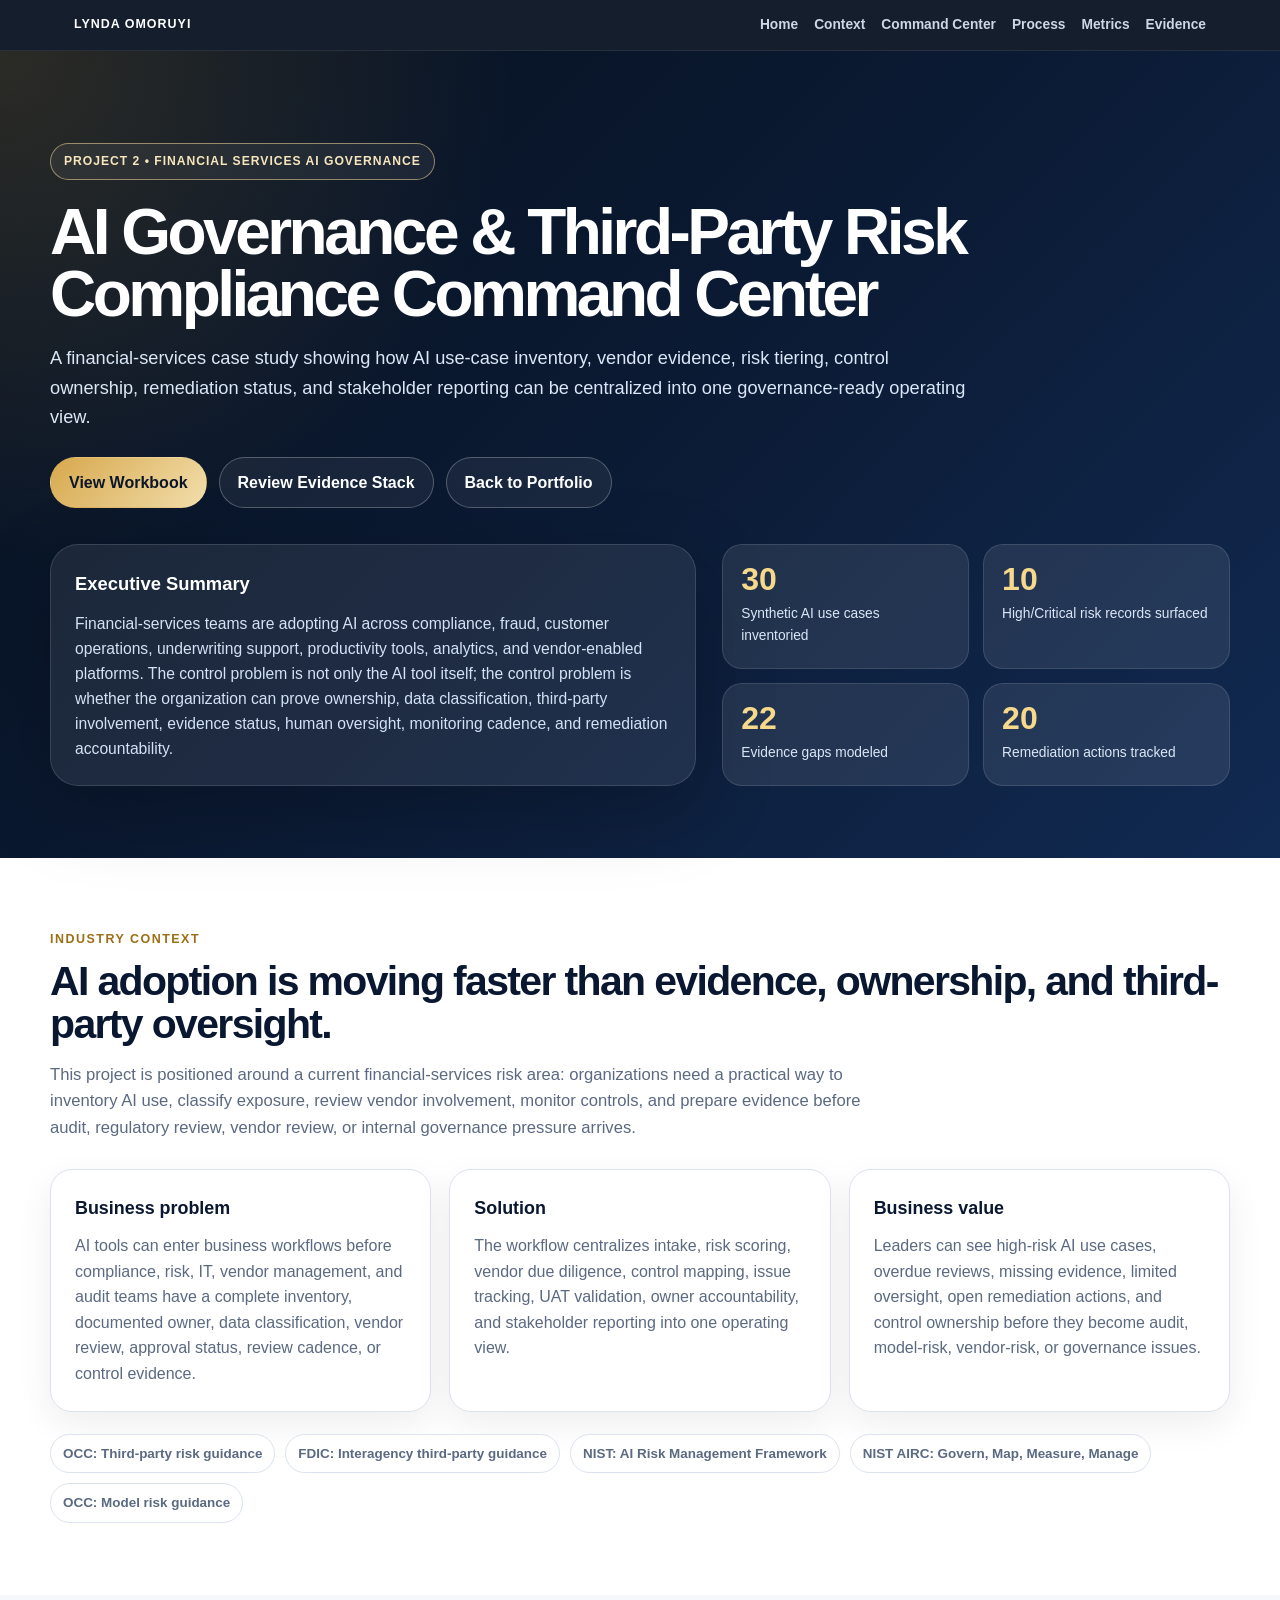
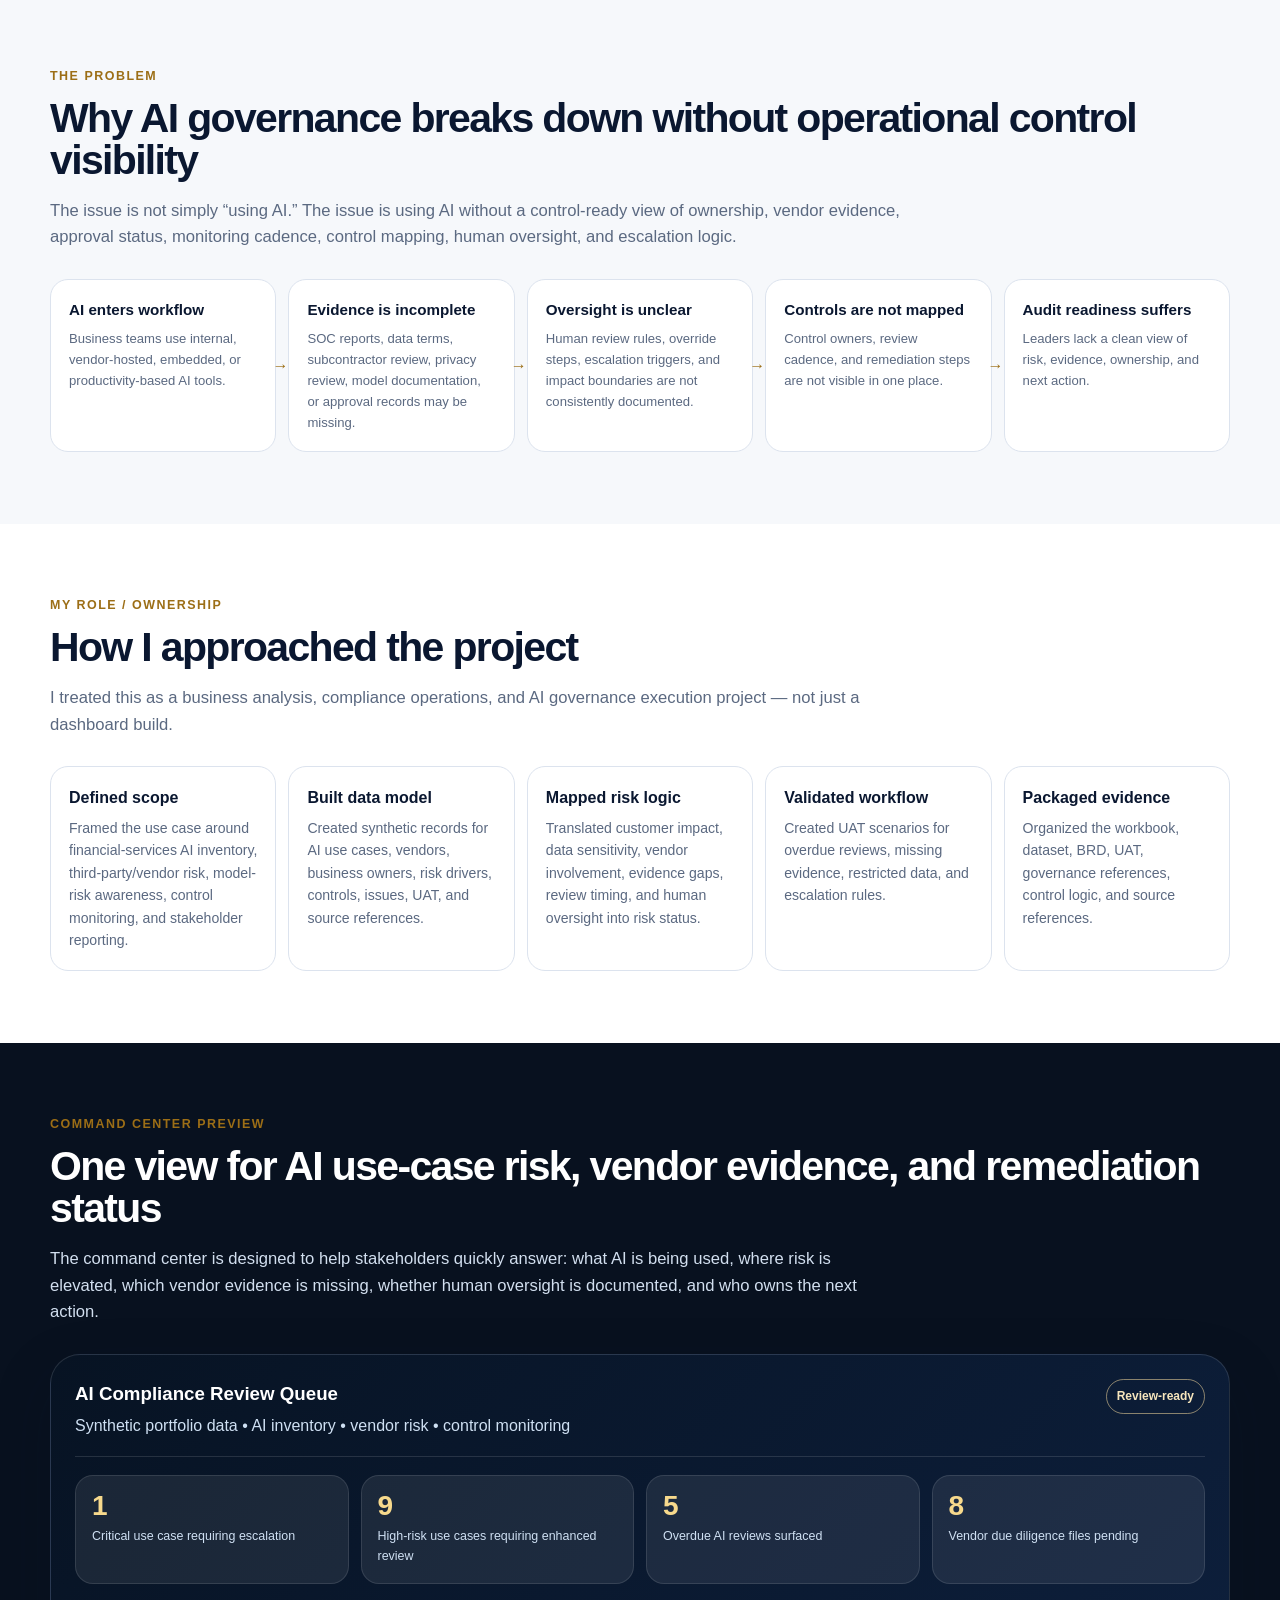
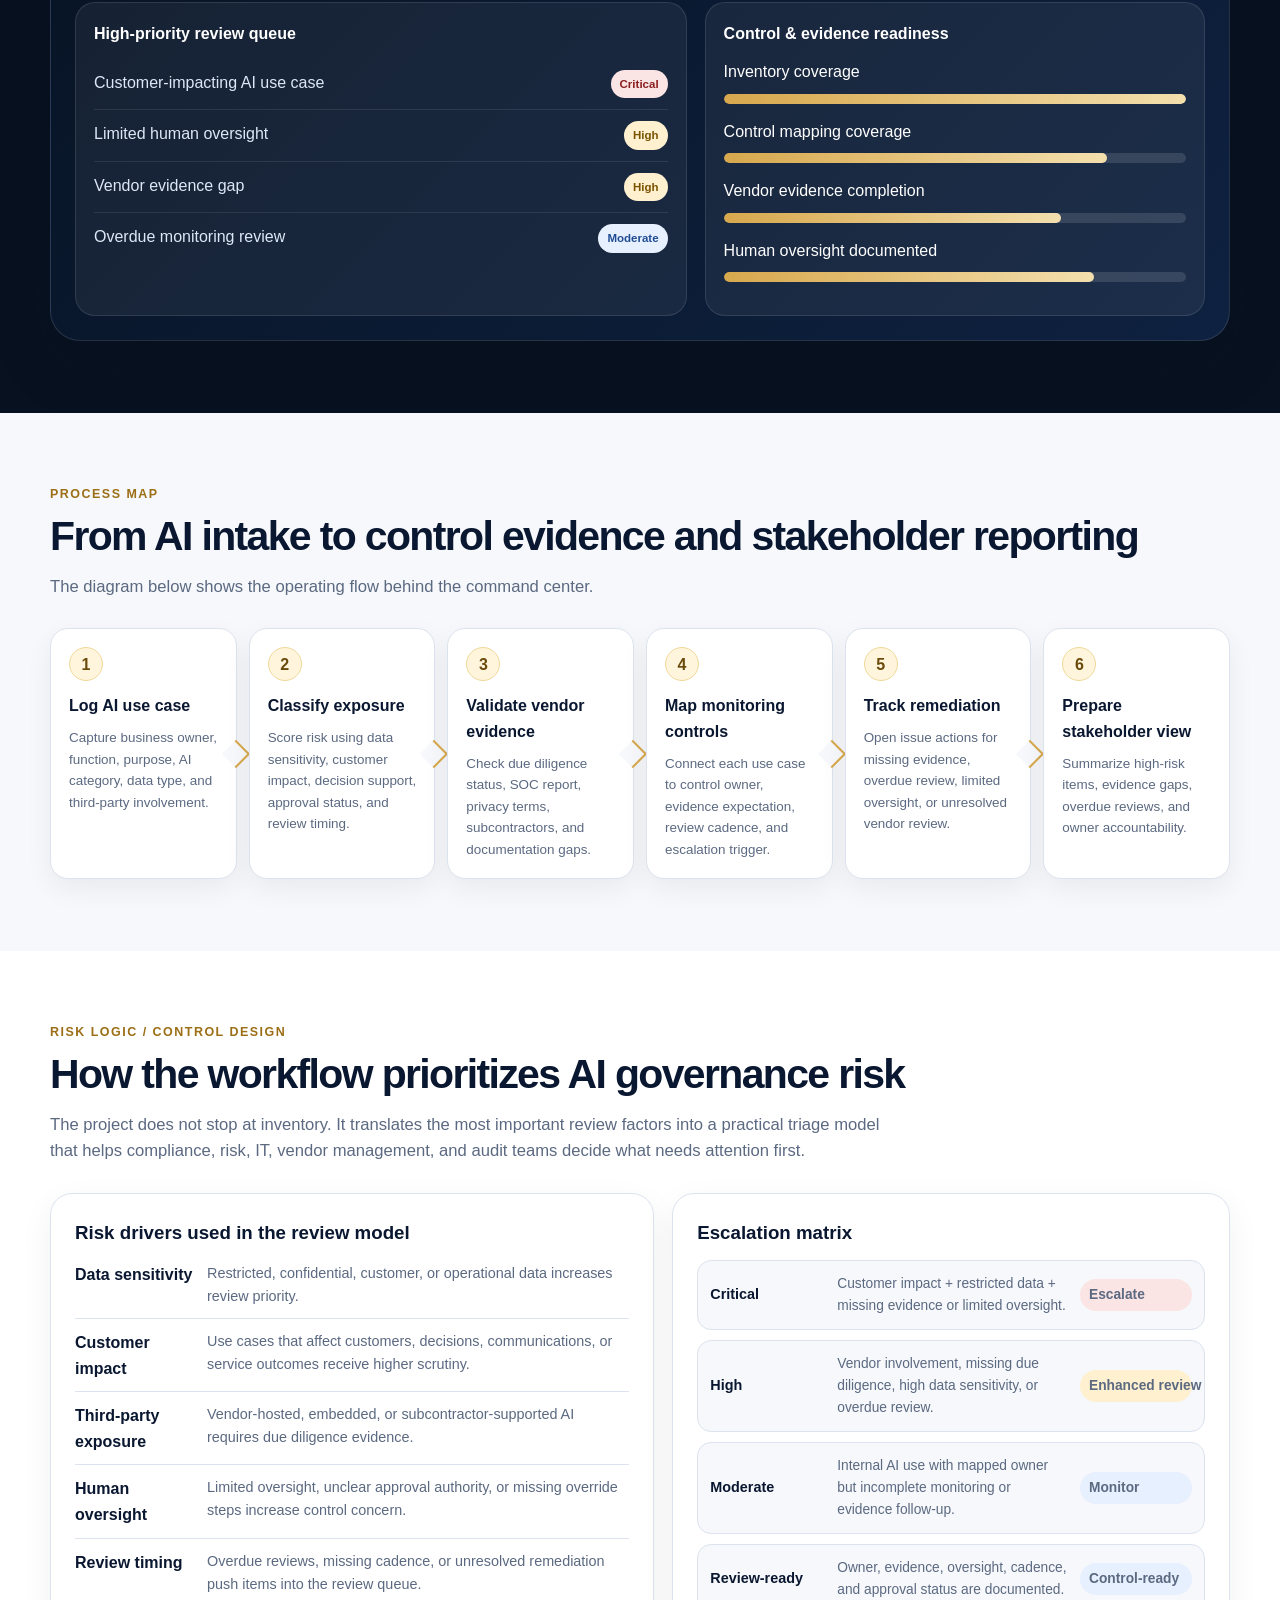
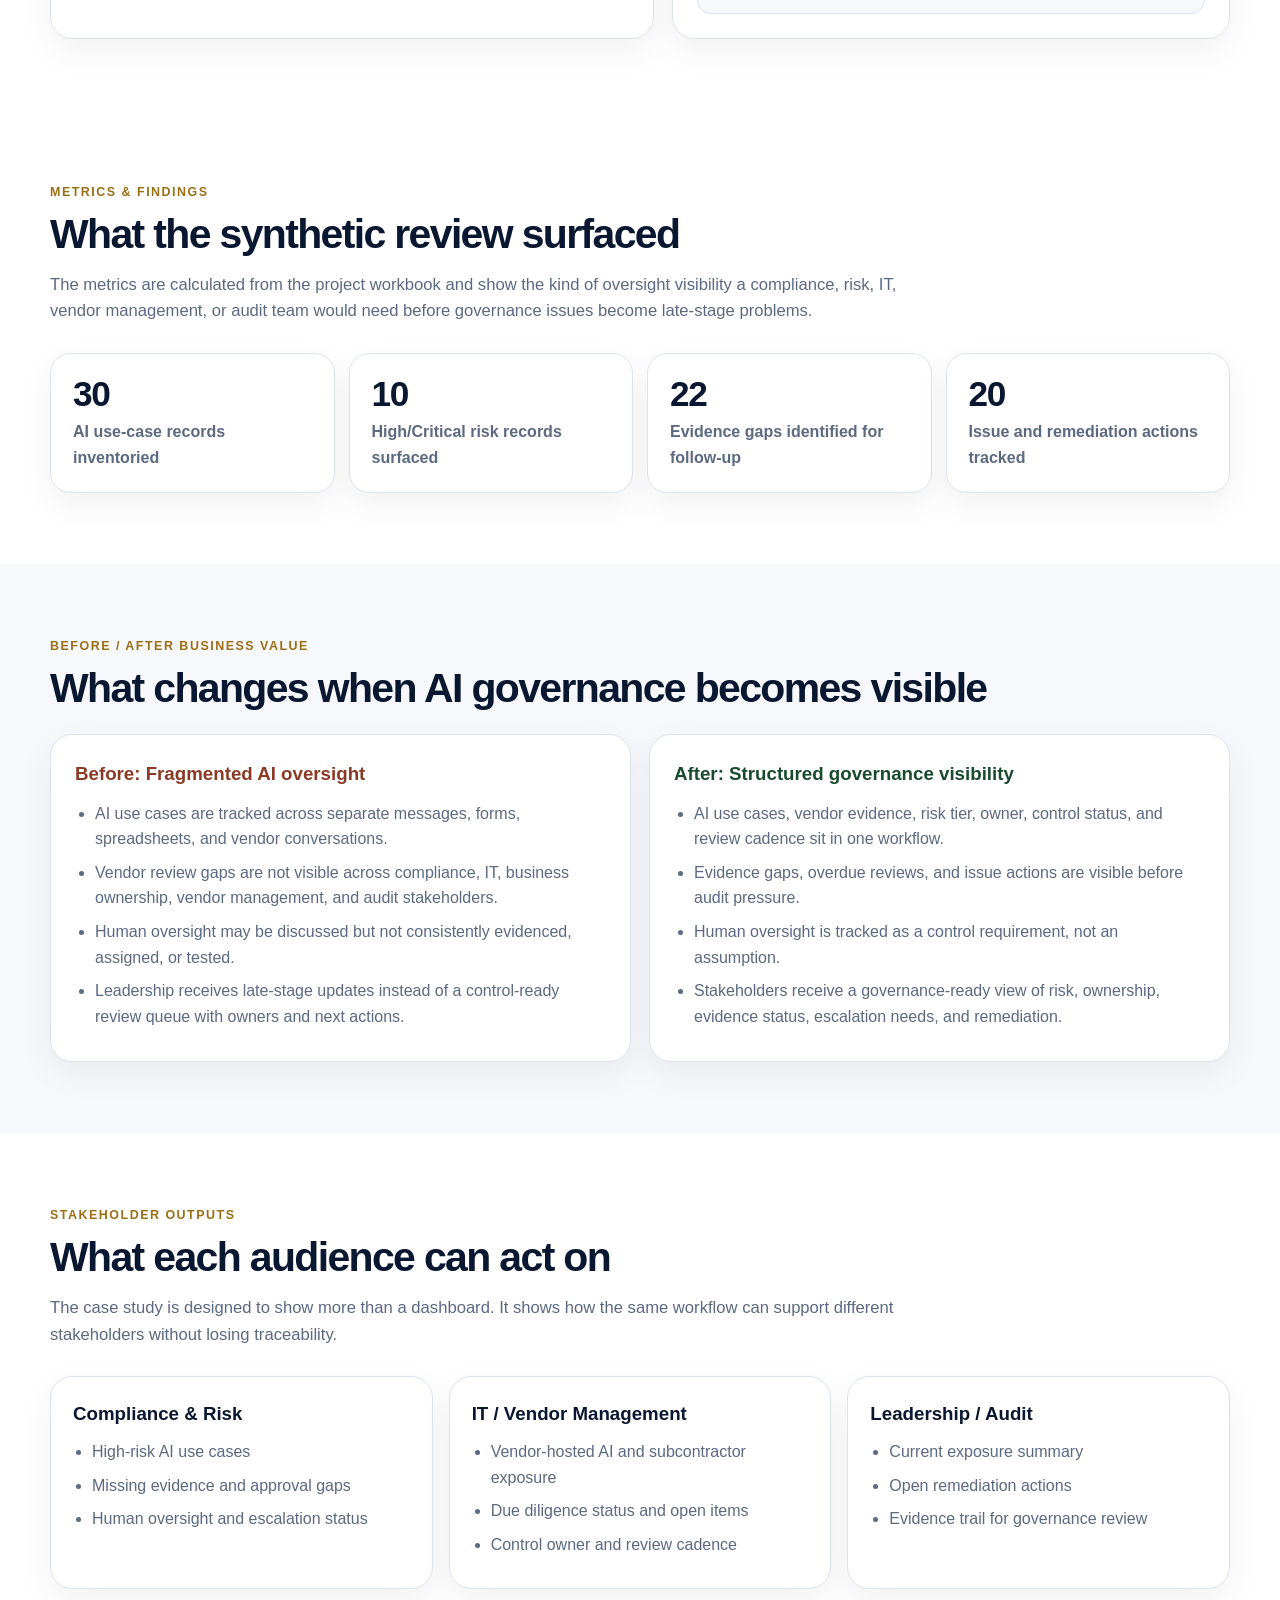
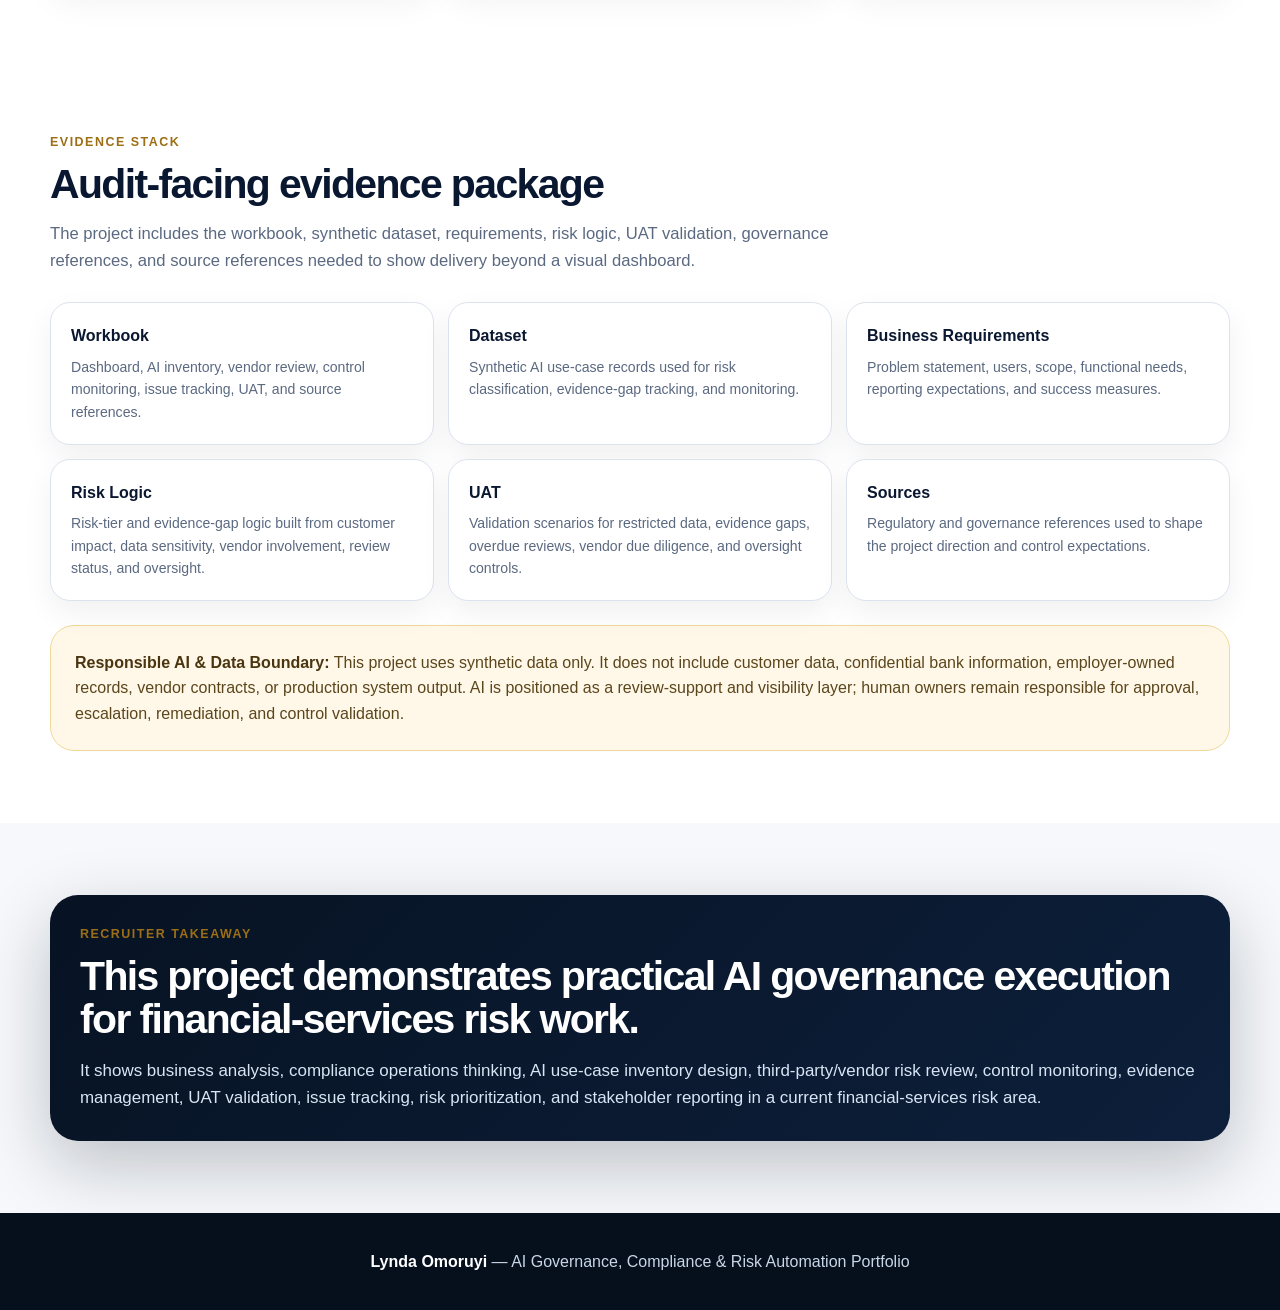
<file: ai_third_party_risk_project.html>
<!DOCTYPE html>
<html lang="en">
<head>
<meta charset="UTF-8" />
<meta name="viewport" content="width=device-width, initial-scale=1.0" />
<title>Lynda Omoruyi | AI Governance & Third-Party Risk Compliance Command Center</title>
<meta name="description" content="Project 2 case study by Lynda Omoruyi: AI Governance and Third-Party Risk Compliance Command Center for financial-services AI inventory, vendor review, control monitoring, issue tracking, UAT, and stakeholder reporting using synthetic data." />
<style>
:root{
  --bg:#07101f;--bg2:#0d1f3b;--navy:#0a1730;--ink:#172033;--muted:#5b6981;--panel:#fff;--soft:#f6f8fb;--line:#dce3ee;--gold:#d7a84d;--gold2:#f3dfad;--blue:#2c6fd6;--red:#9f3030;--green:#1d6b42;--shadow:0 22px 60px rgba(4,15,32,.18);--radius:22px
}
*{box-sizing:border-box}html{scroll-behavior:smooth}body{margin:0;font-family:Inter,-apple-system,BlinkMacSystemFont,"Segoe UI",Arial,sans-serif;background:var(--soft);color:var(--ink);line-height:1.6}a{color:inherit}.site-header{position:sticky;top:0;z-index:30;background:rgba(7,16,31,.94);backdrop-filter:blur(14px);border-bottom:1px solid rgba(255,255,255,.08)}.nav{max-width:1180px;margin:0 auto;padding:14px 24px;display:flex;align-items:center;justify-content:space-between;gap:18px}.brand{color:#fff;text-decoration:none;font-weight:800;letter-spacing:.08em;text-transform:uppercase;font-size:.78rem}.nav-links{display:flex;gap:16px;align-items:center;flex-wrap:wrap}.nav-links a{color:#dbe7f7;text-decoration:none;font-weight:700;font-size:.86rem;opacity:.92}.nav-links a:hover{color:var(--gold2)}.hero{background:radial-gradient(circle at top left,rgba(215,168,77,.18),transparent 34%),linear-gradient(135deg,#06101d 0%,#0b1a33 48%,#112a52 100%);color:#fff;padding:92px 24px 72px}.wrap{max-width:1180px;margin:0 auto}.eyebrow{display:inline-flex;align-items:center;gap:8px;border:1px solid rgba(242,216,155,.55);color:#f7e6bd;background:rgba(255,255,255,.06);border-radius:999px;padding:8px 13px;font-size:.76rem;font-weight:800;letter-spacing:.08em;text-transform:uppercase}.hero h1{max-width:980px;margin:22px 0 18px;font-size:clamp(2.2rem,5vw,4.8rem);line-height:.96;letter-spacing:-.055em}.hero p{max-width:920px;color:#dbe7f7;font-size:1.14rem;margin:0 0 26px}.hero-grid{display:grid;grid-template-columns:1.12fr .88fr;gap:26px;align-items:stretch;margin-top:36px}.hero-card{background:rgba(255,255,255,.08);border:1px solid rgba(255,255,255,.13);border-radius:28px;padding:24px;box-shadow:0 24px 80px rgba(0,0,0,.22)}.hero-card h2{color:#fff;margin:0 0 12px;font-size:1.15rem}.hero-card p{font-size:.98rem;margin:0;color:#d4e2f5}.stat-grid{display:grid;grid-template-columns:repeat(2,1fr);gap:14px}.stat{background:rgba(255,255,255,.09);border:1px solid rgba(255,255,255,.12);border-radius:20px;padding:18px}.stat b{display:block;font-size:2rem;line-height:1;color:#f7d98c}.stat span{display:block;margin-top:8px;color:#dbe7f7;font-size:.86rem}.btn-row{display:flex;gap:12px;flex-wrap:wrap;margin-top:26px}.btn{display:inline-flex;align-items:center;justify-content:center;border-radius:999px;padding:12px 18px;font-weight:800;text-decoration:none;border:1px solid transparent}.btn.gold{background:linear-gradient(135deg,var(--gold),var(--gold2));color:#0b1628}.btn.ghost{border-color:rgba(255,255,255,.26);color:#fff;background:rgba(255,255,255,.06)}.section{padding:72px 24px}.section.white{background:#fff}.section.soft{background:var(--soft)}.section.dark{background:#08111f;color:#fff}.section h2{font-size:clamp(1.8rem,3.2vw,3rem);letter-spacing:-.04em;line-height:1.04;margin:0 0 16px;color:var(--navy)}.section.dark h2{color:#fff}.section-lead{max-width:850px;color:var(--muted);font-size:1.04rem;margin:0 0 28px}.section.dark .section-lead{color:#d2dfef}.kicker{font-size:.78rem;text-transform:uppercase;letter-spacing:.12em;font-weight:900;color:#9c6e16;margin-bottom:10px}.grid-3{display:grid;grid-template-columns:repeat(3,1fr);gap:18px}.grid-2{display:grid;grid-template-columns:repeat(2,1fr);gap:20px}.card{background:var(--panel);border:1px solid var(--line);border-radius:var(--radius);padding:24px;box-shadow:0 12px 36px rgba(4,15,32,.07)}.card h3{margin:0 0 10px;color:var(--navy);font-size:1.12rem}.card p{margin:0;color:var(--muted)}.role-list{display:grid;grid-template-columns:repeat(5,1fr);gap:12px;margin-top:24px}.role-item{border:1px solid var(--line);border-radius:18px;background:#fff;padding:18px}.role-item b{display:block;color:var(--navy);margin-bottom:6px}.role-item span{display:block;color:var(--muted);font-size:.88rem}.problem-chain{display:grid;grid-template-columns:repeat(5,1fr);gap:12px;margin-top:22px}.chain{background:#fff;border:1px solid var(--line);border-radius:18px;padding:18px;position:relative}.chain:not(:last-child)::after{content:"→";position:absolute;right:-13px;top:50%;transform:translateY(-50%);color:#9c6e16;font-weight:900}.chain b{display:block;color:var(--navy);font-size:.95rem}.chain span{display:block;color:var(--muted);font-size:.82rem;margin-top:6px}.command{background:linear-gradient(135deg,#071323,#0e2140);border-radius:30px;padding:24px;color:#fff;box-shadow:var(--shadow);border:1px solid rgba(255,255,255,.12)}.command-head{display:flex;justify-content:space-between;gap:16px;align-items:flex-start;border-bottom:1px solid rgba(255,255,255,.12);padding-bottom:18px;margin-bottom:18px}.command-head h3{margin:0;color:#fff}.badge{border:1px solid rgba(242,216,155,.55);color:#f7e6bd;border-radius:999px;padding:7px 10px;font-size:.75rem;font-weight:900;white-space:nowrap}.dashboard-grid{display:grid;grid-template-columns:1.1fr .9fr;gap:18px}.metric-row{display:grid;grid-template-columns:repeat(4,1fr);gap:12px;margin-bottom:18px}.mini-metric{background:rgba(255,255,255,.08);border:1px solid rgba(255,255,255,.11);border-radius:18px;padding:16px}.mini-metric b{font-size:1.75rem;color:#f7d98c;display:block;line-height:1}.mini-metric span{font-size:.78rem;color:#cfe0f3;display:block;margin-top:7px}.queue,.readiness{background:rgba(255,255,255,.06);border:1px solid rgba(255,255,255,.11);border-radius:20px;padding:18px}.queue h4,.readiness h4{margin:0 0 12px;color:#fff}.queue-row{display:flex;justify-content:space-between;gap:12px;border-top:1px solid rgba(255,255,255,.09);padding:11px 0;color:#dce8f7}.queue-row:first-of-type{border-top:0}.pill{font-size:.72rem;font-weight:900;border-radius:999px;padding:5px 9px;white-space:nowrap}.critical{background:#fbe4e4;color:#8a1e1e}.high{background:#fff0cf;color:#7a5300}.moderate{background:#e7f0ff;color:#204d92}.bar{height:10px;background:rgba(255,255,255,.12);border-radius:999px;overflow:hidden;margin:9px 0 15px}.fill{height:100%;border-radius:999px;background:linear-gradient(90deg,#d7a84d,#f3dfad)}.process{display:grid;grid-template-columns:repeat(6,1fr);gap:12px;margin-top:24px}.step{background:#fff;border:1px solid var(--line);border-radius:18px;padding:18px;box-shadow:0 10px 28px rgba(4,15,32,.06);position:relative;min-height:160px}.step:not(:last-child)::after{content:"";position:absolute;right:-10px;top:50%;width:18px;height:18px;border-top:2px solid var(--gold);border-right:2px solid var(--gold);transform:translateY(-50%) rotate(45deg);background:var(--soft)}.step-num{width:34px;height:34px;border-radius:50%;display:flex;align-items:center;justify-content:center;background:#fff5dc;border:1px solid #efd99a;color:#6b4b0c;font-weight:900;margin-bottom:12px}.step b{display:block;color:var(--navy);margin-bottom:8px}.step span{display:block;color:var(--muted);font-size:.84rem}.findings{display:grid;grid-template-columns:repeat(4,1fr);gap:14px;margin-top:24px}.finding{background:#fff;border:1px solid var(--line);border-radius:20px;padding:22px;text-align:left;box-shadow:0 12px 32px rgba(4,15,32,.06)}.finding b{display:block;font-size:2.2rem;line-height:1;color:var(--navy);letter-spacing:-.04em}.finding span{display:block;color:var(--muted);font-weight:700;margin-top:8px}.before-after{display:grid;grid-template-columns:1fr 1fr;gap:18px;margin-top:24px}.ba-card{background:#fff;border:1px solid var(--line);border-radius:22px;padding:24px;box-shadow:0 12px 34px rgba(4,15,32,.06)}.ba-card h3{margin:0 0 12px}.ba-card.before h3{color:#8a3a24}.ba-card.after h3{color:#184a2c}.ba-card ul{margin:0;padding-left:20px;color:var(--muted)}.ba-card li{margin-bottom:8px}.evidence-stack{display:grid;grid-template-columns:repeat(3,1fr);gap:14px;margin-top:24px}.evidence-card{display:block;text-decoration:none;color:inherit;background:#fff;border:1px solid var(--line);border-radius:20px;padding:20px;box-shadow:0 12px 30px rgba(4,15,32,.06);transition:transform .15s ease,border-color .15s ease,box-shadow .15s ease}.evidence-card:hover{transform:translateY(-2px);border-color:rgba(215,168,77,.72);box-shadow:0 18px 44px rgba(4,15,32,.12)}.evidence-card b{display:block;color:var(--navy);margin-bottom:7px}.evidence-card span{display:block;color:var(--muted);font-size:.88rem}.guardrail{margin-top:24px;background:#fff8e8;border:1px solid #efd99a;border-radius:24px;padding:24px;color:#5b461c}.guardrail strong{color:#4a3510}.source-row{display:flex;gap:10px;flex-wrap:wrap;margin-top:22px}.source-row a{font-size:.84rem;text-decoration:none;border:1px solid var(--line);border-radius:999px;padding:8px 12px;background:#fff;color:var(--muted);font-weight:800}.takeaway{background:linear-gradient(135deg,#071323 0%,#0d1f3b 100%);color:#fff;border-radius:28px;padding:30px;box-shadow:0 24px 70px rgba(8,17,31,.24)}.takeaway h2{color:#fff}.takeaway p{color:#d8e5f4;font-size:1.06rem;margin:0}.footer{background:#06101d;color:#c9d6e7;padding:36px 24px;text-align:center}.footer strong{color:#fff}@media(max-width:980px){.hero-grid,.dashboard-grid,.grid-3,.grid-2,.before-after{grid-template-columns:1fr}.stat-grid,.metric-row,.findings,.role-list,.problem-chain,.process,.evidence-stack{grid-template-columns:1fr 1fr}.chain:not(:last-child)::after,.step:not(:last-child)::after{display:none}}@media(max-width:640px){.nav{align-items:flex-start;flex-direction:column}.nav-links{gap:10px}.stat-grid,.metric-row,.findings,.role-list,.problem-chain,.process,.evidence-stack{grid-template-columns:1fr}.hero{padding-top:70px}.section{padding:52px 18px}}

.logic-grid{display:grid;grid-template-columns:1.04fr .96fr;gap:18px;margin-top:24px}.logic-card{background:#fff;border:1px solid var(--line);border-radius:22px;padding:24px;box-shadow:0 12px 34px rgba(4,15,32,.06)}.logic-card h3{margin:0 0 12px;color:var(--navy)}.logic-card p{margin:0;color:var(--muted)}.rule-list{display:grid;gap:10px;margin-top:14px}.rule{display:grid;grid-template-columns:120px 1fr;gap:12px;align-items:start;border-top:1px solid var(--line);padding-top:11px}.rule:first-child{border-top:0;padding-top:0}.rule b{color:var(--navy)}.rule span{color:var(--muted);font-size:.9rem}.matrix{display:grid;gap:10px}.matrix-row{display:grid;grid-template-columns:115px 1fr 112px;gap:12px;align-items:center;background:var(--soft);border:1px solid var(--line);border-radius:14px;padding:12px}.matrix-row b{color:var(--navy);font-size:.9rem}.matrix-row span{color:var(--muted);font-size:.86rem}.stakeholder-grid{display:grid;grid-template-columns:repeat(3,1fr);gap:16px;margin-top:24px}.stakeholder-card{background:#fff;border:1px solid var(--line);border-radius:22px;padding:22px;box-shadow:0 12px 34px rgba(4,15,32,.06)}.stakeholder-card h3{margin:0 0 10px;color:var(--navy)}.stakeholder-card ul{margin:0;padding-left:19px;color:var(--muted)}.stakeholder-card li{margin-bottom:8px}.table-wrap{overflow:auto;border:1px solid var(--line);border-radius:20px;background:#fff;box-shadow:0 12px 34px rgba(4,15,32,.06)}table{width:100%;border-collapse:collapse;font-size:.92rem}th,td{padding:13px 14px;border-bottom:1px solid var(--line);text-align:left;vertical-align:top}th{background:#0a1730;color:#fff;font-size:.78rem;text-transform:uppercase;letter-spacing:.08em}td{color:var(--muted)}tr:last-child td{border-bottom:0}@media(max-width:980px){.logic-grid,.stakeholder-grid{grid-template-columns:1fr}.matrix-row{grid-template-columns:1fr}.rule{grid-template-columns:1fr}}

</style>
</head>
<body>
<header class="site-header">
  <nav class="nav">
    <a class="brand" href="index.html">Lynda Omoruyi</a>
    <div class="nav-links">
      <a href="index.html">Home</a>
      <a href="#context">Context</a>
      <a href="#command-center">Command Center</a>
      <a href="#process">Process</a>
      <a href="#metrics">Metrics</a>
      <a href="#evidence">Evidence</a>
    </div>
  </nav>
</header>

<main>
  <section class="hero">
    <div class="wrap">
      <span class="eyebrow">Project 2 • Financial Services AI Governance</span>
      <h1>AI Governance & Third-Party Risk Compliance Command Center</h1>
      <p>A financial-services case study showing how AI use-case inventory, vendor evidence, risk tiering, control ownership, remediation status, and stakeholder reporting can be centralized into one governance-ready operating view.</p>
      <div class="btn-row">
        <a class="btn gold" href="ai_third_party_risk_compliance_workbook.xlsx">View Workbook</a>
        <a class="btn ghost" href="#evidence">Review Evidence Stack</a>
        <a class="btn ghost" href="index.html#portfolio-two">Back to Portfolio</a>
      </div>
      <div class="hero-grid">
        <div class="hero-card">
          <h2>Executive Summary</h2>
          <p>Financial-services teams are adopting AI across compliance, fraud, customer operations, underwriting support, productivity tools, analytics, and vendor-enabled platforms. The control problem is not only the AI tool itself; the control problem is whether the organization can prove ownership, data classification, third-party involvement, evidence status, human oversight, monitoring cadence, and remediation accountability.</p>
        </div>
        <div class="stat-grid">
          <div class="stat"><b>30</b><span>Synthetic AI use cases inventoried</span></div>
          <div class="stat"><b>10</b><span>High/Critical risk records surfaced</span></div>
          <div class="stat"><b>22</b><span>Evidence gaps modeled</span></div>
          <div class="stat"><b>20</b><span>Remediation actions tracked</span></div>
        </div>
      </div>
    </div>
  </section>

  <section id="context" class="section white">
    <div class="wrap">
      <div class="kicker">Industry Context</div>
      <h2>AI adoption is moving faster than evidence, ownership, and third-party oversight.</h2>
      <p class="section-lead">This project is positioned around a current financial-services risk area: organizations need a practical way to inventory AI use, classify exposure, review vendor involvement, monitor controls, and prepare evidence before audit, regulatory review, vendor review, or internal governance pressure arrives.</p>
      <div class="grid-3">
        <div class="card"><h3>Business problem</h3><p>AI tools can enter business workflows before compliance, risk, IT, vendor management, and audit teams have a complete inventory, documented owner, data classification, vendor review, approval status, review cadence, or control evidence.</p></div>
        <div class="card"><h3>Solution</h3><p>The workflow centralizes intake, risk scoring, vendor due diligence, control mapping, issue tracking, UAT validation, owner accountability, and stakeholder reporting into one operating view.</p></div>
        <div class="card"><h3>Business value</h3><p>Leaders can see high-risk AI use cases, overdue reviews, missing evidence, limited oversight, open remediation actions, and control ownership before they become audit, model-risk, vendor-risk, or governance issues.</p></div>
      </div>
      <div class="source-row">
        <a href="https://www.occ.gov/news-issuances/bulletins/2023/bulletin-2023-17.html" target="_blank" rel="noopener">OCC: Third-party risk guidance</a>
        <a href="https://www.fdic.gov/news/financial-institution-letters/2023/fil23029.html" target="_blank" rel="noopener">FDIC: Interagency third-party guidance</a>
        <a href="https://www.nist.gov/itl/ai-risk-management-framework" target="_blank" rel="noopener">NIST: AI Risk Management Framework</a>
        <a href="https://airc.nist.gov/airmf-resources/airmf/5-sec-core/" target="_blank" rel="noopener">NIST AIRC: Govern, Map, Measure, Manage</a>
        <a href="https://www.occ.gov/news-issuances/bulletins/2026/bulletin-2026-13.html" target="_blank" rel="noopener">OCC: Model risk guidance</a>
      </div>
    </div>
  </section>

  <section class="section soft">
    <div class="wrap">
      <div class="kicker">The Problem</div>
      <h2>Why AI governance breaks down without operational control visibility</h2>
      <p class="section-lead">The issue is not simply “using AI.” The issue is using AI without a control-ready view of ownership, vendor evidence, approval status, monitoring cadence, control mapping, human oversight, and escalation logic.</p>
      <div class="problem-chain">
        <div class="chain"><b>AI enters workflow</b><span>Business teams use internal, vendor-hosted, embedded, or productivity-based AI tools.</span></div>
        <div class="chain"><b>Evidence is incomplete</b><span>SOC reports, data terms, subcontractor review, privacy review, model documentation, or approval records may be missing.</span></div>
        <div class="chain"><b>Oversight is unclear</b><span>Human review rules, override steps, escalation triggers, and impact boundaries are not consistently documented.</span></div>
        <div class="chain"><b>Controls are not mapped</b><span>Control owners, review cadence, and remediation steps are not visible in one place.</span></div>
        <div class="chain"><b>Audit readiness suffers</b><span>Leaders lack a clean view of risk, evidence, ownership, and next action.</span></div>
      </div>
    </div>
  </section>

  <section class="section white">
    <div class="wrap">
      <div class="kicker">My Role / Ownership</div>
      <h2>How I approached the project</h2>
      <p class="section-lead">I treated this as a business analysis, compliance operations, and AI governance execution project — not just a dashboard build.</p>
      <div class="role-list">
        <div class="role-item"><b>Defined scope</b><span>Framed the use case around financial-services AI inventory, third-party/vendor risk, model-risk awareness, control monitoring, and stakeholder reporting.</span></div>
        <div class="role-item"><b>Built data model</b><span>Created synthetic records for AI use cases, vendors, business owners, risk drivers, controls, issues, UAT, and source references.</span></div>
        <div class="role-item"><b>Mapped risk logic</b><span>Translated customer impact, data sensitivity, vendor involvement, evidence gaps, review timing, and human oversight into risk status.</span></div>
        <div class="role-item"><b>Validated workflow</b><span>Created UAT scenarios for overdue reviews, missing evidence, restricted data, and escalation rules.</span></div>
        <div class="role-item"><b>Packaged evidence</b><span>Organized the workbook, dataset, BRD, UAT, governance references, control logic, and source references.</span></div>
      </div>
    </div>
  </section>

  <section id="command-center" class="section dark">
    <div class="wrap">
      <div class="kicker">Command Center Preview</div>
      <h2>One view for AI use-case risk, vendor evidence, and remediation status</h2>
      <p class="section-lead">The command center is designed to help stakeholders quickly answer: what AI is being used, where risk is elevated, which vendor evidence is missing, whether human oversight is documented, and who owns the next action.</p>
      <div class="command">
        <div class="command-head">
          <div>
            <h3>AI Compliance Review Queue</h3>
            <p style="margin:4px 0 0;color:#cfe0f3">Synthetic portfolio data • AI inventory • vendor risk • control monitoring</p>
          </div>
          <span class="badge">Review-ready</span>
        </div>
        <div class="metric-row">
          <div class="mini-metric"><b>1</b><span>Critical use case requiring escalation</span></div>
          <div class="mini-metric"><b>9</b><span>High-risk use cases requiring enhanced review</span></div>
          <div class="mini-metric"><b>5</b><span>Overdue AI reviews surfaced</span></div>
          <div class="mini-metric"><b>8</b><span>Vendor due diligence files pending</span></div>
        </div>
        <div class="dashboard-grid">
          <div class="queue">
            <h4>High-priority review queue</h4>
            <div class="queue-row"><span>Customer-impacting AI use case</span><span class="pill critical">Critical</span></div>
            <div class="queue-row"><span>Limited human oversight</span><span class="pill high">High</span></div>
            <div class="queue-row"><span>Vendor evidence gap</span><span class="pill high">High</span></div>
            <div class="queue-row"><span>Overdue monitoring review</span><span class="pill moderate">Moderate</span></div>
          </div>
          <div class="readiness">
            <h4>Control & evidence readiness</h4>
            <div><span>Inventory coverage</span><div class="bar"><div class="fill" style="width:100%"></div></div></div>
            <div><span>Control mapping coverage</span><div class="bar"><div class="fill" style="width:83%"></div></div></div>
            <div><span>Vendor evidence completion</span><div class="bar"><div class="fill" style="width:73%"></div></div></div>
            <div><span>Human oversight documented</span><div class="bar"><div class="fill" style="width:80%"></div></div></div>
          </div>
        </div>
      </div>
    </div>
  </section>

  <section id="process" class="section soft">
    <div class="wrap">
      <div class="kicker">Process Map</div>
      <h2>From AI intake to control evidence and stakeholder reporting</h2>
      <p class="section-lead">The diagram below shows the operating flow behind the command center.</p>
      <div class="process">
        <div class="step"><div class="step-num">1</div><b>Log AI use case</b><span>Capture business owner, function, purpose, AI category, data type, and third-party involvement.</span></div>
        <div class="step"><div class="step-num">2</div><b>Classify exposure</b><span>Score risk using data sensitivity, customer impact, decision support, approval status, and review timing.</span></div>
        <div class="step"><div class="step-num">3</div><b>Validate vendor evidence</b><span>Check due diligence status, SOC report, privacy terms, subcontractors, and documentation gaps.</span></div>
        <div class="step"><div class="step-num">4</div><b>Map monitoring controls</b><span>Connect each use case to control owner, evidence expectation, review cadence, and escalation trigger.</span></div>
        <div class="step"><div class="step-num">5</div><b>Track remediation</b><span>Open issue actions for missing evidence, overdue review, limited oversight, or unresolved vendor review.</span></div>
        <div class="step"><div class="step-num">6</div><b>Prepare stakeholder view</b><span>Summarize high-risk items, evidence gaps, overdue reviews, and owner accountability.</span></div>
      </div>
    </div>
  </section>

  <section class="section white">
    <div class="wrap">
      <div class="kicker">Risk Logic / Control Design</div>
      <h2>How the workflow prioritizes AI governance risk</h2>
      <p class="section-lead">The project does not stop at inventory. It translates the most important review factors into a practical triage model that helps compliance, risk, IT, vendor management, and audit teams decide what needs attention first.</p>
      <div class="logic-grid">
        <div class="logic-card">
          <h3>Risk drivers used in the review model</h3>
          <div class="rule-list">
            <div class="rule"><b>Data sensitivity</b><span>Restricted, confidential, customer, or operational data increases review priority.</span></div>
            <div class="rule"><b>Customer impact</b><span>Use cases that affect customers, decisions, communications, or service outcomes receive higher scrutiny.</span></div>
            <div class="rule"><b>Third-party exposure</b><span>Vendor-hosted, embedded, or subcontractor-supported AI requires due diligence evidence.</span></div>
            <div class="rule"><b>Human oversight</b><span>Limited oversight, unclear approval authority, or missing override steps increase control concern.</span></div>
            <div class="rule"><b>Review timing</b><span>Overdue reviews, missing cadence, or unresolved remediation push items into the review queue.</span></div>
          </div>
        </div>
        <div class="logic-card">
          <h3>Escalation matrix</h3>
          <div class="matrix">
            <div class="matrix-row"><b>Critical</b><span>Customer impact + restricted data + missing evidence or limited oversight.</span><span class="pill critical">Escalate</span></div>
            <div class="matrix-row"><b>High</b><span>Vendor involvement, missing due diligence, high data sensitivity, or overdue review.</span><span class="pill high">Enhanced review</span></div>
            <div class="matrix-row"><b>Moderate</b><span>Internal AI use with mapped owner but incomplete monitoring or evidence follow-up.</span><span class="pill moderate">Monitor</span></div>
            <div class="matrix-row"><b>Review-ready</b><span>Owner, evidence, oversight, cadence, and approval status are documented.</span><span class="pill moderate">Control-ready</span></div>
          </div>
        </div>
      </div>
    </div>
  </section>

  <section id="metrics" class="section white">
    <div class="wrap">
      <div class="kicker">Metrics & Findings</div>
      <h2>What the synthetic review surfaced</h2>
      <p class="section-lead">The metrics are calculated from the project workbook and show the kind of oversight visibility a compliance, risk, IT, vendor management, or audit team would need before governance issues become late-stage problems.</p>
      <div class="findings">
        <div class="finding"><b>30</b><span>AI use-case records inventoried</span></div>
        <div class="finding"><b>10</b><span>High/Critical risk records surfaced</span></div>
        <div class="finding"><b>22</b><span>Evidence gaps identified for follow-up</span></div>
        <div class="finding"><b>20</b><span>Issue and remediation actions tracked</span></div>
      </div>
    </div>
  </section>

  <section class="section soft">
    <div class="wrap">
      <div class="kicker">Before / After Business Value</div>
      <h2>What changes when AI governance becomes visible</h2>
      <div class="before-after">
        <div class="ba-card before">
          <h3>Before: Fragmented AI oversight</h3>
          <ul>
            <li>AI use cases are tracked across separate messages, forms, spreadsheets, and vendor conversations.</li>
            <li>Vendor review gaps are not visible across compliance, IT, business ownership, vendor management, and audit stakeholders.</li>
            <li>Human oversight may be discussed but not consistently evidenced, assigned, or tested.</li>
            <li>Leadership receives late-stage updates instead of a control-ready review queue with owners and next actions.</li>
          </ul>
        </div>
        <div class="ba-card after">
          <h3>After: Structured governance visibility</h3>
          <ul>
            <li>AI use cases, vendor evidence, risk tier, owner, control status, and review cadence sit in one workflow.</li>
            <li>Evidence gaps, overdue reviews, and issue actions are visible before audit pressure.</li>
            <li>Human oversight is tracked as a control requirement, not an assumption.</li>
            <li>Stakeholders receive a governance-ready view of risk, ownership, evidence status, escalation needs, and remediation.</li>
          </ul>
        </div>
      </div>
    </div>
  </section>

  <section class="section white">
    <div class="wrap">
      <div class="kicker">Stakeholder Outputs</div>
      <h2>What each audience can act on</h2>
      <p class="section-lead">The case study is designed to show more than a dashboard. It shows how the same workflow can support different stakeholders without losing traceability.</p>
      <div class="stakeholder-grid">
        <div class="stakeholder-card"><h3>Compliance & Risk</h3><ul><li>High-risk AI use cases</li><li>Missing evidence and approval gaps</li><li>Human oversight and escalation status</li></ul></div>
        <div class="stakeholder-card"><h3>IT / Vendor Management</h3><ul><li>Vendor-hosted AI and subcontractor exposure</li><li>Due diligence status and open items</li><li>Control owner and review cadence</li></ul></div>
        <div class="stakeholder-card"><h3>Leadership / Audit</h3><ul><li>Current exposure summary</li><li>Open remediation actions</li><li>Evidence trail for governance review</li></ul></div>
      </div>
    </div>
  </section>

  <section id="evidence" class="section white">
    <div class="wrap">
      <div class="kicker">Evidence Stack</div>
      <h2>Audit-facing evidence package</h2>
      <p class="section-lead">The project includes the workbook, synthetic dataset, requirements, risk logic, UAT validation, governance references, and source references needed to show delivery beyond a visual dashboard.</p>
      <div class="evidence-stack">
        <a class="evidence-card" href="ai_third_party_risk_compliance_workbook.xlsx"><b>Workbook</b><span>Dashboard, AI inventory, vendor review, control monitoring, issue tracking, UAT, and source references.</span></a>
        <a class="evidence-card" href="ai_third_party_risk_dataset.csv"><b>Dataset</b><span>Synthetic AI use-case records used for risk classification, evidence-gap tracking, and monitoring.</span></a>
        <a class="evidence-card" href="ai_third_party_risk_artifacts.html#brd"><b>Business Requirements</b><span>Problem statement, users, scope, functional needs, reporting expectations, and success measures.</span></a>
        <a class="evidence-card" href="ai_third_party_risk_artifacts.html#risk-logic"><b>Risk Logic</b><span>Risk-tier and evidence-gap logic built from customer impact, data sensitivity, vendor involvement, review status, and oversight.</span></a>
        <a class="evidence-card" href="ai_third_party_risk_artifacts.html#uat"><b>UAT</b><span>Validation scenarios for restricted data, evidence gaps, overdue reviews, vendor due diligence, and oversight controls.</span></a>
        <a class="evidence-card" href="ai_third_party_risk_artifacts.html#sources"><b>Sources</b><span>Regulatory and governance references used to shape the project direction and control expectations.</span></a>
      </div>
      <div class="guardrail"><strong>Responsible AI & Data Boundary:</strong> This project uses synthetic data only. It does not include customer data, confidential bank information, employer-owned records, vendor contracts, or production system output. AI is positioned as a review-support and visibility layer; human owners remain responsible for approval, escalation, remediation, and control validation.</div>
    </div>
  </section>

  <section class="section soft">
    <div class="wrap">
      <div class="takeaway">
        <div class="kicker">Recruiter Takeaway</div>
        <h2>This project demonstrates practical AI governance execution for financial-services risk work.</h2>
        <p>It shows business analysis, compliance operations thinking, AI use-case inventory design, third-party/vendor risk review, control monitoring, evidence management, UAT validation, issue tracking, risk prioritization, and stakeholder reporting in a current financial-services risk area.</p>
      </div>
    </div>
  </section>
</main>

<footer class="footer">
  <strong>Lynda Omoruyi</strong> — AI Governance, Compliance & Risk Automation Portfolio
</footer>
</body>
</html>
</file>
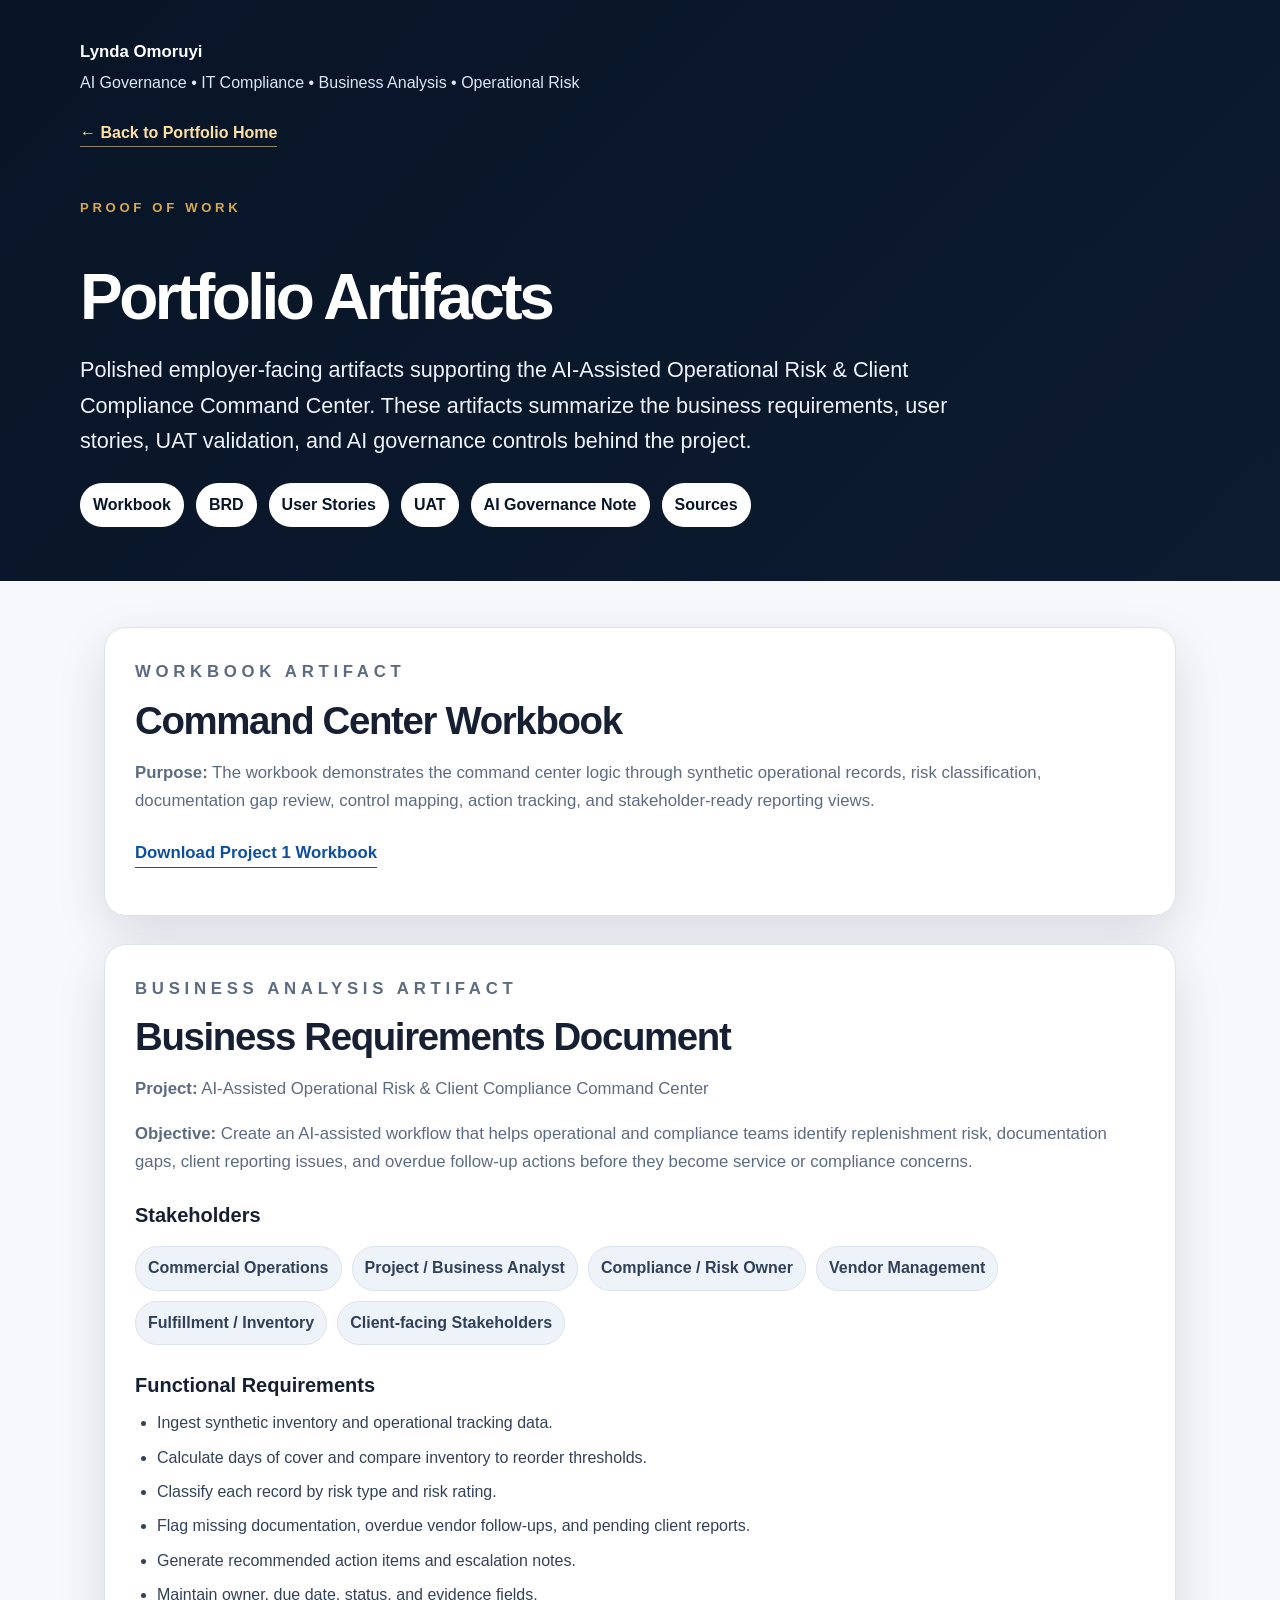
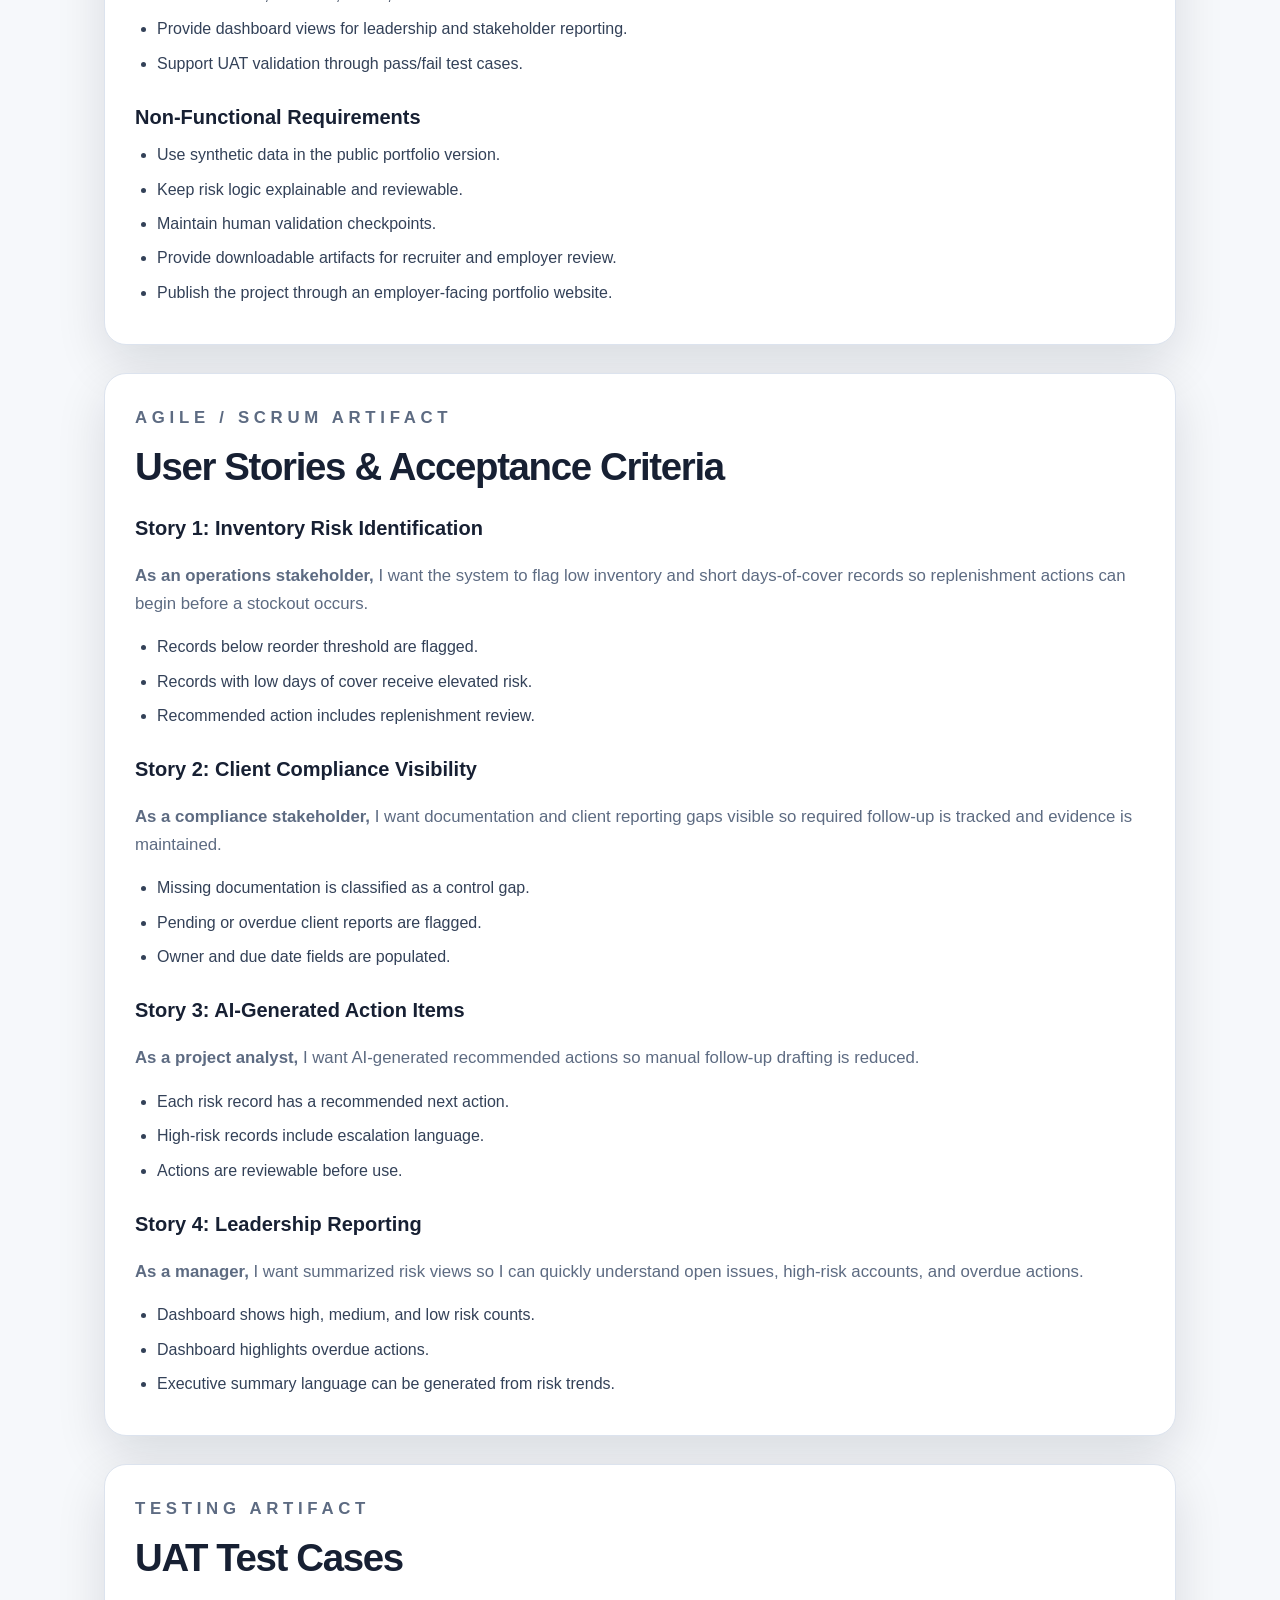
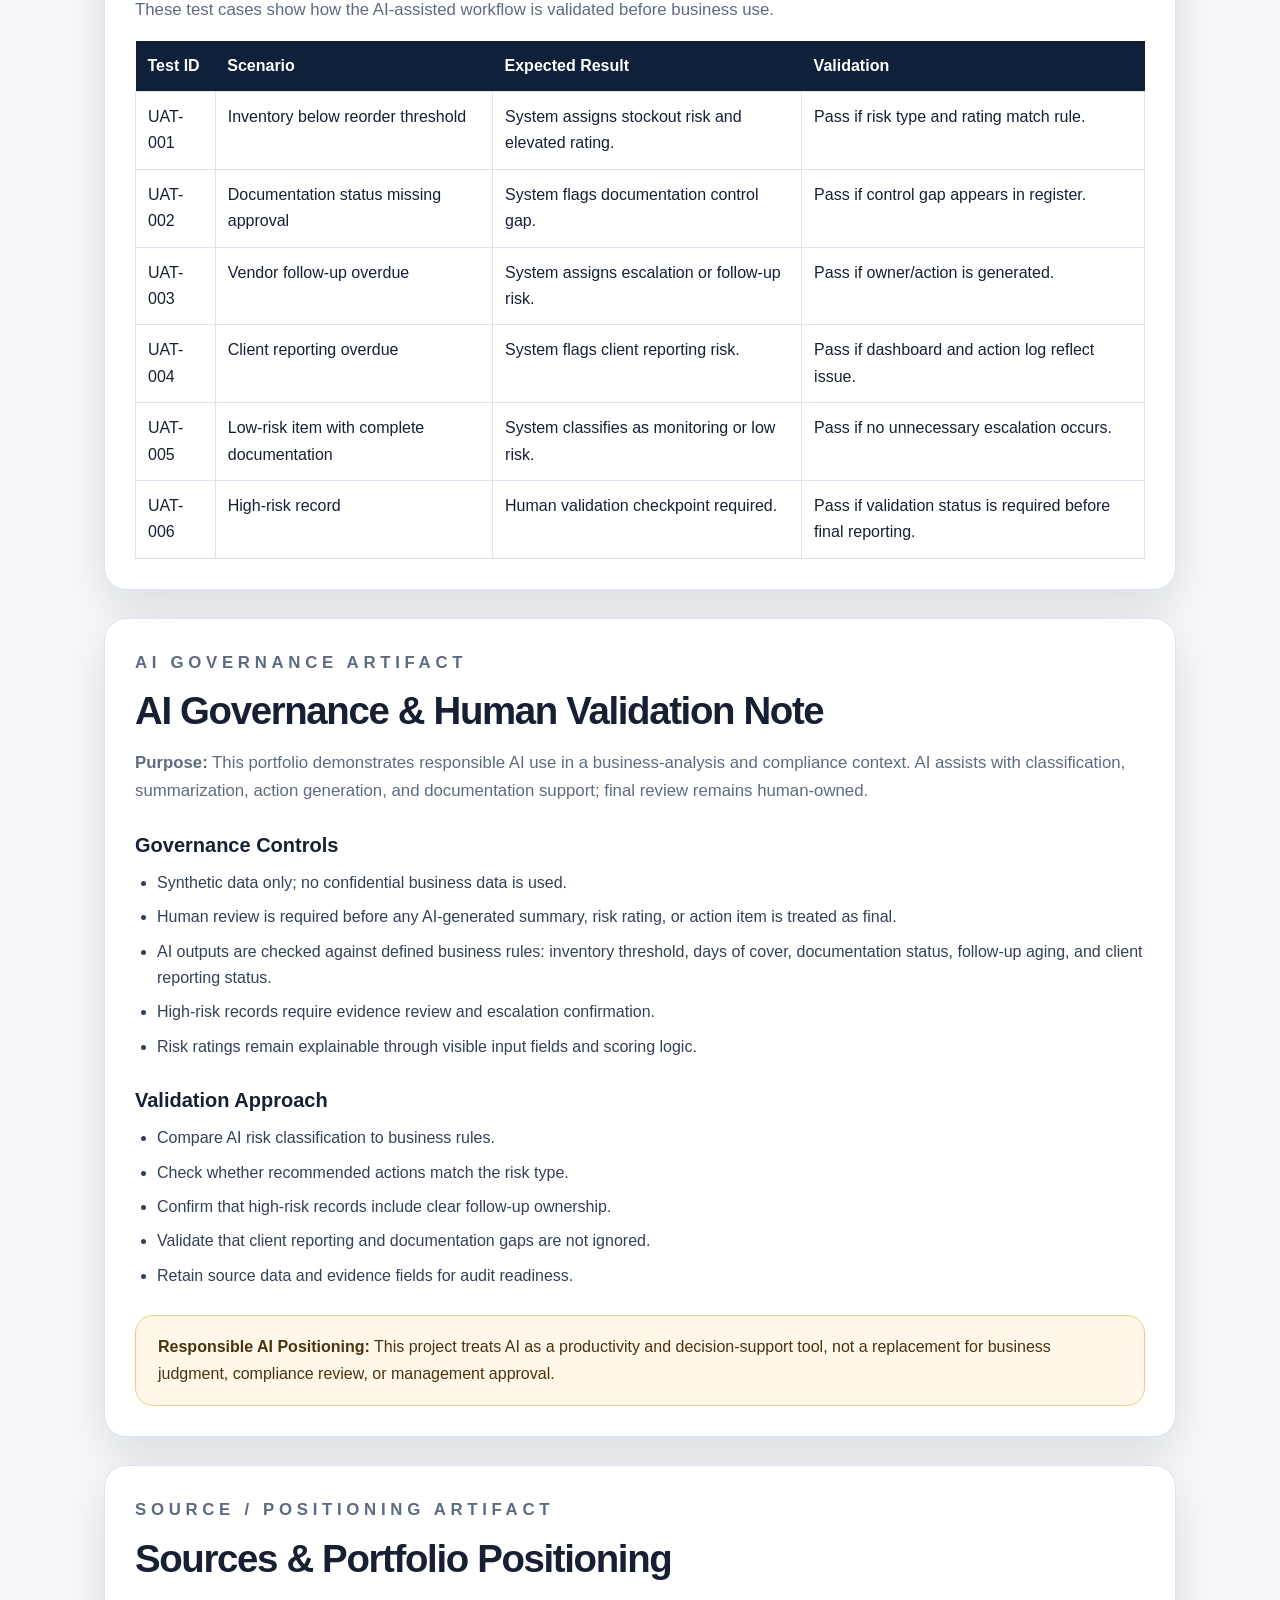
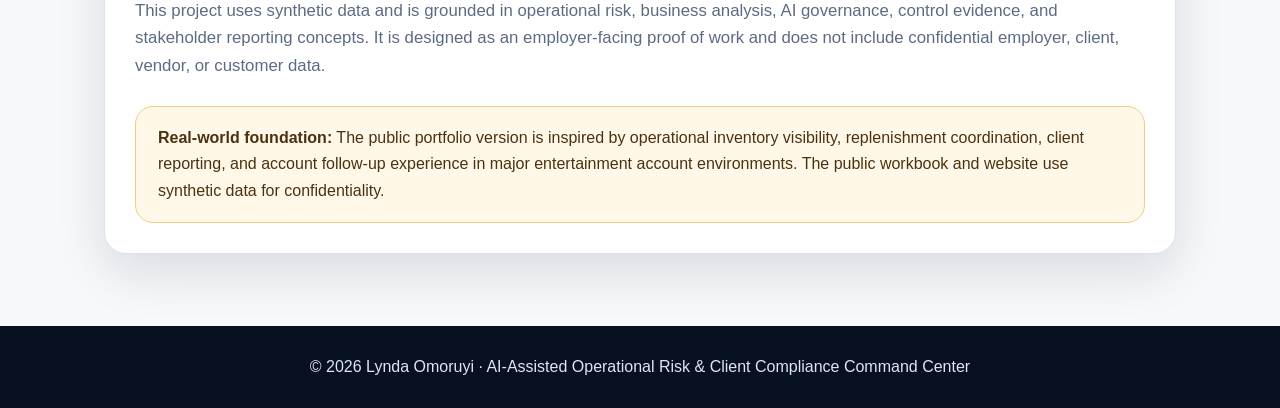
<file: artifacts.html>
<!DOCTYPE html>
<html lang="en">
<head>
  <meta charset="UTF-8" />
  <meta name="viewport" content="width=device-width, initial-scale=1.0" />
  <title>Lynda Omoruyi | Portfolio Artifacts</title>
  <meta name="description" content="Polished portfolio artifacts for AI Governance and Operational Risk Automation by Lynda Omoruyi." />
  <style>
    :root{--navy:#081527;--navy2:#0d1b2f;--ink:#172033;--muted:#5d6b82;--gold:#d7a84d;--bg:#f6f8fb;--line:#dce3ee;--panel:#fff;--radius:22px;--shadow:0 18px 50px rgba(4,15,32,.12)}
    *{box-sizing:border-box} body{margin:0;font-family:Inter,-apple-system,BlinkMacSystemFont,"Segoe UI",Arial,sans-serif;background:var(--bg);color:var(--ink);line-height:1.65} a{color:inherit}.top{background:linear-gradient(135deg,var(--navy),var(--navy2));color:#fff;padding:38px 24px 54px}.wrap{max-width:1120px;margin:0 auto}.brand{font-weight:800;font-size:1.05rem}.sub{color:#dbe7f6;margin-top:4px}.back{display:inline-flex;margin-top:24px;color:#ffe0a3;font-weight:800;text-decoration:none;border-bottom:1px solid rgba(255,224,163,.55)}.eyebrow{letter-spacing:.28em;text-transform:uppercase;color:var(--gold);font-weight:900;font-size:.82rem;margin:0 0 14px}h1{font-size:clamp(2.2rem,5vw,4.5rem);line-height:1.02;margin:46px 0 18px;letter-spacing:-.055em} .lead{font-size:clamp(1.05rem,2vw,1.35rem);max-width:920px;color:#edf4ff}.content{padding:46px 24px 72px}.grid{display:grid;gap:28px}.artifact{background:var(--panel);border:1px solid var(--line);border-radius:var(--radius);box-shadow:var(--shadow);padding:30px}h2{font-size:clamp(1.75rem,3vw,2.6rem);line-height:1.1;margin:0 0 16px;letter-spacing:-.035em}.artifact h3{font-size:1.25rem;margin:24px 0 8px}.artifact p{color:var(--muted);font-size:1.05rem}.artifact ul{margin:8px 0 0;padding-left:22px;color:#334158}.artifact li{margin:8px 0}.note{margin-top:26px;background:#fff7e8;border:1px solid #f0cc85;border-radius:18px;padding:18px 22px;color:#4b3210}.table{overflow-x:auto;margin-top:16px}.table table{width:100%;border-collapse:collapse;background:#fff}.table th{background:#0f2139;color:#fff;text-align:left;padding:12px}.table td{border:1px solid var(--line);padding:12px;vertical-align:top}.pillrow{display:flex;gap:10px;flex-wrap:wrap;margin-top:14px}.pill{background:#eef3fa;border:1px solid var(--line);border-radius:999px;padding:8px 12px;font-weight:750;color:#2f4058}.footer{padding:28px 24px;background:#07111f;color:#dce7f5;text-align:center}.anchor-nav{display:flex;gap:12px;flex-wrap:wrap;margin-top:24px}.anchor-nav a{color:#081527;background:#fff;border-radius:999px;padding:9px 13px;text-decoration:none;font-weight:800}@media(max-width:760px){.artifact{padding:22px}h1{font-size:2.5rem}}
  </style>
</head>
<body>
  <header class="top">
    <div class="wrap">
      <div class="brand">Lynda Omoruyi</div>
      <div class="sub">AI Governance • IT Compliance • Business Analysis • Operational Risk</div>
      <a class="back" href="index.html">← Back to Portfolio Home</a>
      <p class="eyebrow" style="margin-top:50px">Proof of Work</p>
      <h1>Portfolio Artifacts</h1>
      <p class="lead">Polished employer-facing artifacts supporting the AI-Assisted Operational Risk & Client Compliance Command Center. These artifacts summarize the business requirements, user stories, UAT validation, and AI governance controls behind the project.</p>
      <div class="anchor-nav">
        <a href="#workbook">Workbook</a><a href="#brd">BRD</a><a href="#stories">User Stories</a><a href="#uat">UAT</a><a href="#governance-note">AI Governance Note</a><a href="#sources">Sources</a>
      </div>
    </div>
  </header>

  <main class="content wrap grid">

    <section id="workbook" class="artifact">
      <p class="eyebrow">Workbook Artifact</p>
      <h2>Command Center Workbook</h2>
      <p><strong>Purpose:</strong> The workbook demonstrates the command center logic through synthetic operational records, risk classification, documentation gap review, control mapping, action tracking, and stakeholder-ready reporting views.</p>
      <p><a class="back" style="color:#0d4f9f;border-bottom-color:#0d4f9f;margin-top:8px" href="ai_risk_automation_workbook.xlsx">Download Project 1 Workbook</a></p>
    </section>

    <section id="brd" class="artifact">
      <p class="eyebrow">Business Analysis Artifact</p>
      <h2>Business Requirements Document</h2>
      <p><strong>Project:</strong> AI-Assisted Operational Risk & Client Compliance Command Center</p>
      <p><strong>Objective:</strong> Create an AI-assisted workflow that helps operational and compliance teams identify replenishment risk, documentation gaps, client reporting issues, and overdue follow-up actions before they become service or compliance concerns.</p>
      <h3>Stakeholders</h3>
      <div class="pillrow"><span class="pill">Commercial Operations</span><span class="pill">Project / Business Analyst</span><span class="pill">Compliance / Risk Owner</span><span class="pill">Vendor Management</span><span class="pill">Fulfillment / Inventory</span><span class="pill">Client-facing Stakeholders</span></div>
      <h3>Functional Requirements</h3>
      <ul><li>Ingest synthetic inventory and operational tracking data.</li><li>Calculate days of cover and compare inventory to reorder thresholds.</li><li>Classify each record by risk type and risk rating.</li><li>Flag missing documentation, overdue vendor follow-ups, and pending client reports.</li><li>Generate recommended action items and escalation notes.</li><li>Maintain owner, due date, status, and evidence fields.</li><li>Provide dashboard views for leadership and stakeholder reporting.</li><li>Support UAT validation through pass/fail test cases.</li></ul>
      <h3>Non-Functional Requirements</h3>
      <ul><li>Use synthetic data in the public portfolio version.</li><li>Keep risk logic explainable and reviewable.</li><li>Maintain human validation checkpoints.</li><li>Provide downloadable artifacts for recruiter and employer review.</li><li>Publish the project through an employer-facing portfolio website.</li></ul>
    </section>

    <section id="stories" class="artifact">
      <p class="eyebrow">Agile / Scrum Artifact</p>
      <h2>User Stories & Acceptance Criteria</h2>
      <h3>Story 1: Inventory Risk Identification</h3>
      <p><strong>As an operations stakeholder,</strong> I want the system to flag low inventory and short days-of-cover records so replenishment actions can begin before a stockout occurs.</p>
      <ul><li>Records below reorder threshold are flagged.</li><li>Records with low days of cover receive elevated risk.</li><li>Recommended action includes replenishment review.</li></ul>
      <h3>Story 2: Client Compliance Visibility</h3>
      <p><strong>As a compliance stakeholder,</strong> I want documentation and client reporting gaps visible so required follow-up is tracked and evidence is maintained.</p>
      <ul><li>Missing documentation is classified as a control gap.</li><li>Pending or overdue client reports are flagged.</li><li>Owner and due date fields are populated.</li></ul>
      <h3>Story 3: AI-Generated Action Items</h3>
      <p><strong>As a project analyst,</strong> I want AI-generated recommended actions so manual follow-up drafting is reduced.</p>
      <ul><li>Each risk record has a recommended next action.</li><li>High-risk records include escalation language.</li><li>Actions are reviewable before use.</li></ul>
      <h3>Story 4: Leadership Reporting</h3>
      <p><strong>As a manager,</strong> I want summarized risk views so I can quickly understand open issues, high-risk accounts, and overdue actions.</p>
      <ul><li>Dashboard shows high, medium, and low risk counts.</li><li>Dashboard highlights overdue actions.</li><li>Executive summary language can be generated from risk trends.</li></ul>
    </section>

    <section id="uat" class="artifact">
      <p class="eyebrow">Testing Artifact</p>
      <h2>UAT Test Cases</h2>
      <p>These test cases show how the AI-assisted workflow is validated before business use.</p>
      <div class="table"><table><thead><tr><th>Test ID</th><th>Scenario</th><th>Expected Result</th><th>Validation</th></tr></thead><tbody><tr><td>UAT-001</td><td>Inventory below reorder threshold</td><td>System assigns stockout risk and elevated rating.</td><td>Pass if risk type and rating match rule.</td></tr><tr><td>UAT-002</td><td>Documentation status missing approval</td><td>System flags documentation control gap.</td><td>Pass if control gap appears in register.</td></tr><tr><td>UAT-003</td><td>Vendor follow-up overdue</td><td>System assigns escalation or follow-up risk.</td><td>Pass if owner/action is generated.</td></tr><tr><td>UAT-004</td><td>Client reporting overdue</td><td>System flags client reporting risk.</td><td>Pass if dashboard and action log reflect issue.</td></tr><tr><td>UAT-005</td><td>Low-risk item with complete documentation</td><td>System classifies as monitoring or low risk.</td><td>Pass if no unnecessary escalation occurs.</td></tr><tr><td>UAT-006</td><td>High-risk record</td><td>Human validation checkpoint required.</td><td>Pass if validation status is required before final reporting.</td></tr></tbody></table></div>
    </section>

    <section id="governance-note" class="artifact">
      <p class="eyebrow">AI Governance Artifact</p>
      <h2>AI Governance & Human Validation Note</h2>
      <p><strong>Purpose:</strong> This portfolio demonstrates responsible AI use in a business-analysis and compliance context. AI assists with classification, summarization, action generation, and documentation support; final review remains human-owned.</p>
      <h3>Governance Controls</h3>
      <ul><li>Synthetic data only; no confidential business data is used.</li><li>Human review is required before any AI-generated summary, risk rating, or action item is treated as final.</li><li>AI outputs are checked against defined business rules: inventory threshold, days of cover, documentation status, follow-up aging, and client reporting status.</li><li>High-risk records require evidence review and escalation confirmation.</li><li>Risk ratings remain explainable through visible input fields and scoring logic.</li></ul>
      <h3>Validation Approach</h3>
      <ul><li>Compare AI risk classification to business rules.</li><li>Check whether recommended actions match the risk type.</li><li>Confirm that high-risk records include clear follow-up ownership.</li><li>Validate that client reporting and documentation gaps are not ignored.</li><li>Retain source data and evidence fields for audit readiness.</li></ul>
      <div class="note"><strong>Responsible AI Positioning:</strong> This project treats AI as a productivity and decision-support tool, not a replacement for business judgment, compliance review, or management approval.</div>
    </section>


    <section id="sources" class="artifact">
      <p class="eyebrow">Source / Positioning Artifact</p>
      <h2>Sources & Portfolio Positioning</h2>
      <p>This project uses synthetic data and is grounded in operational risk, business analysis, AI governance, control evidence, and stakeholder reporting concepts. It is designed as an employer-facing proof of work and does not include confidential employer, client, vendor, or customer data.</p>
      <div class="note"><strong>Real-world foundation:</strong> The public portfolio version is inspired by operational inventory visibility, replenishment coordination, client reporting, and account follow-up experience in major entertainment account environments. The public workbook and website use synthetic data for confidentiality.</div>
    </section>

  </main>
  <footer class="footer">© 2026 Lynda Omoruyi · AI-Assisted Operational Risk & Client Compliance Command Center</footer>
</body>
</html>
</file>
<file: styles.css>
:root {
  --navy-950: #07101f;
  --navy-900: #0b172b;
  --navy-800: #12213a;
  --navy-700: #1c3152;
  --gold: #dfad43;
  --gold-dark: #b98625;
  --white: #ffffff;
  --off-white: #f7f8fb;
  --ink: #111827;
  --slate: #475569;
  --line: #d9dee8;
  --soft-line: rgba(255, 255, 255, 0.16);
  --shadow: 0 24px 60px rgba(15, 23, 42, 0.10);
}

* {
  box-sizing: border-box;
}

html {
  scroll-behavior: smooth;
}

body {
  margin: 0;
  color: var(--ink);
  background: var(--off-white);
  font-family: Inter, "Segoe UI", Arial, sans-serif;
  line-height: 1.6;
}

body.menu-open {
  overflow: hidden;
}

a {
  color: inherit;
}

.skip-link {
  position: fixed;
  left: 16px;
  top: -80px;
  z-index: 1000;
  padding: 12px 18px;
  background: var(--white);
  color: var(--ink);
  border-radius: 8px;
  font-weight: 800;
  transition: top 0.2s ease;
}

.skip-link:focus {
  top: 16px;
}

.sr-only {
  position: absolute;
  width: 1px;
  height: 1px;
  padding: 0;
  margin: -1px;
  overflow: hidden;
  clip: rect(0, 0, 0, 0);
  white-space: nowrap;
  border: 0;
}

.site-header {
  color: var(--white);
  background:
    radial-gradient(circle at 88% 8%, rgba(53, 89, 144, 0.55), transparent 34%),
    linear-gradient(140deg, var(--navy-950) 0%, var(--navy-900) 58%, #0c1d37 100%);
  min-height: 760px;
}

.nav {
  position: relative;
  display: flex;
  align-items: center;
  justify-content: space-between;
  max-width: 1320px;
  margin: 0 auto;
  padding: 26px 38px;
  border-bottom: 1px solid rgba(255, 255, 255, 0.12);
}

.brand {
  display: flex;
  flex-direction: column;
  gap: 2px;
  color: var(--white);
  text-decoration: none;
}

.brand span {
  font-size: 1rem;
  font-weight: 850;
  letter-spacing: 0.03em;
}

.brand small {
  color: #c7d2e4;
  font-size: 0.72rem;
  letter-spacing: 0.07em;
  text-transform: uppercase;
}

.nav-links {
  display: flex;
  align-items: center;
  gap: 28px;
}

.nav-links a {
  color: #e6edf8;
  text-decoration: none;
  font-size: 0.92rem;
  font-weight: 700;
  transition: color 0.2s ease;
}

.nav-links a:hover,
.nav-links a:focus-visible {
  color: var(--gold);
}

.nav-toggle {
  display: none;
  width: 46px;
  height: 42px;
  padding: 10px;
  background: transparent;
  border: 1px solid rgba(255, 255, 255, 0.25);
  border-radius: 10px;
}

.nav-toggle span:not(.sr-only) {
  display: block;
  height: 2px;
  margin: 4px 0;
  background: var(--white);
}

.hero {
  max-width: 1240px;
  margin: 0 auto;
  padding: 82px 38px 76px;
}

.hero-copy {
  max-width: 1020px;
}

.eyebrow {
  margin: 0 0 18px;
  color: var(--gold);
  font-size: 0.78rem;
  font-weight: 850;
  letter-spacing: 0.2em;
  text-transform: uppercase;
}

.dark-eyebrow {
  color: var(--gold-dark);
}

.hero h1 {
  max-width: 1100px;
  margin: 0;
  font-family: Georgia, "Times New Roman", serif;
  font-size: clamp(3rem, 5vw, 4.8rem);
  font-weight: 500;
  line-height: 0.96;
  letter-spacing: -0.04em;
}

.hero-lead {
  max-width: 880px;
  margin: 26px 0 0;
  color: #dce6f4;
  font-size: clamp(1.08rem, 2vw, 1.34rem);
}

.hero-actions,
.contact-actions {
  display: flex;
  flex-wrap: wrap;
  gap: 14px;
  margin-top: 36px;
}

.button {
  display: inline-flex;
  align-items: center;
  justify-content: center;
  min-height: 54px;
  padding: 13px 23px;
  border: 1px solid transparent;
  border-radius: 999px;
  text-decoration: none;
  font-weight: 850;
  transition: transform 0.2s ease, background 0.2s ease, border-color 0.2s ease;
}

.button:hover,
.button:focus-visible {
  transform: translateY(-2px);
}

.button-primary {
  color: #101828;
  background: var(--gold);
}

.button-primary:hover,
.button-primary:focus-visible {
  background: #e8bc60;
}

.button-secondary {
  color: var(--white);
  background: transparent;
  border-color: rgba(255, 255, 255, 0.36);
}

.button-secondary:hover,
.button-secondary:focus-visible {
  border-color: var(--gold);
}

.hero-metrics {
  display: grid;
  grid-template-columns: repeat(4, minmax(0, 1fr));
  gap: 14px;
  margin-top: 74px;
}

.hero-metrics article {
  min-height: 148px;
  padding: 24px;
  border: 1px solid rgba(255, 255, 255, 0.14);
  border-radius: 20px;
  background: rgba(255, 255, 255, 0.065);
  backdrop-filter: blur(8px);
}

.hero-metrics strong {
  display: block;
  margin-bottom: 12px;
  color: var(--white);
  font-family: Georgia, "Times New Roman", serif;
  font-size: 2.1rem;
  font-weight: 500;
}

.hero-metrics span {
  color: #cbd7e7;
  font-size: 0.92rem;
}

.section {
  max-width: 1240px;
  margin: 0 auto;
  padding: 100px 38px;
}

.solutions-section {
  padding-top: 110px;
}

.section-heading {
  max-width: 900px;
}

.section-heading h2,
.contact-inner h2 {
  margin: 0;
  font-family: Georgia, "Times New Roman", serif;
  font-size: clamp(2.4rem, 5vw, 4.5rem);
  font-weight: 500;
  line-height: 1.05;
  letter-spacing: -0.035em;
}

.section-heading > p:not(.eyebrow) {
  max-width: 820px;
  margin: 22px 0 0;
  color: var(--slate);
  font-size: 1.08rem;
}

.solution-grid {
  display: grid;
  grid-template-columns: repeat(2, minmax(0, 1fr));
  gap: 24px;
  margin-top: 56px;
}

.solution-card {
  position: relative;
  display: flex;
  flex-direction: column;
  min-height: 560px;
  padding: 34px;
  overflow: hidden;
  background: var(--white);
  border: 1px solid var(--line);
  border-radius: 26px;
  box-shadow: var(--shadow);
}

.solution-card::after {
  position: absolute;
  right: -70px;
  bottom: -90px;
  width: 220px;
  height: 220px;
  content: "";
  border-radius: 50%;
  background: rgba(223, 173, 67, 0.10);
}

.featured-card {
  border-color: rgba(185, 134, 37, 0.65);
}

.solution-number {
  color: var(--gold-dark);
  font-family: Georgia, "Times New Roman", serif;
  font-size: 1.1rem;
}

.solution-type {
  margin: 20px 0 8px;
  color: var(--slate);
  font-size: 0.75rem;
  font-weight: 850;
  letter-spacing: 0.15em;
  text-transform: uppercase;
}

.solution-card h3 {
  margin: 0;
  font-family: Georgia, "Times New Roman", serif;
  font-size: clamp(2rem, 3.2vw, 3rem);
  font-weight: 500;
  line-height: 1.06;
}

.solution-title {
  margin: 16px 0 0;
  color: #24344e;
  font-size: 1rem;
  font-weight: 800;
}

.solution-summary {
  margin: 20px 0 0;
  color: var(--slate);
}

.capability-list {
  margin: 25px 0 0;
  padding: 0;
  list-style: none;
}

.capability-list li {
  position: relative;
  padding: 11px 0 11px 28px;
  border-bottom: 1px solid #edf0f5;
  color: #263449;
}

.capability-list li::before {
  position: absolute;
  left: 0;
  color: var(--gold-dark);
  content: "✓";
  font-weight: 900;
}

.card-actions {
  position: relative;
  z-index: 2;
  display: flex;
  flex-wrap: wrap;
  gap: 18px;
  margin-top: auto;
  padding-top: 30px;
}

.text-link {
  color: var(--navy-800);
  font-weight: 850;
  text-decoration: none;
}

.text-link:hover,
.text-link:focus-visible {
  color: var(--gold-dark);
}

.muted-link {
  color: var(--slate);
}

.dark-section {
  max-width: none;
  color: var(--white);
  background: var(--navy-950);
}

.dark-section > * {
  max-width: 1164px;
  margin-left: auto;
  margin-right: auto;
}

.light-heading p:not(.eyebrow) {
  color: #cbd5e1;
}

.capability-grid {
  display: grid;
  grid-template-columns: repeat(4, minmax(0, 1fr));
  gap: 18px;
  margin-top: 52px;
}

.capability-card {
  min-height: 300px;
  padding: 28px;
  background: rgba(255, 255, 255, 0.06);
  border: 1px solid var(--soft-line);
  border-radius: 22px;
}

.capability-card span {
  color: var(--gold);
  font-family: Georgia, "Times New Roman", serif;
  font-size: 1.2rem;
}

.capability-card h3 {
  margin: 32px 0 14px;
  font-size: 1.22rem;
}

.capability-card p {
  margin: 0;
  color: #cbd5e1;
  font-size: 0.95rem;
}

.credibility-layout {
  display: grid;
  grid-template-columns: 0.95fr 1.05fr;
  gap: 64px;
  align-items: start;
}

.credibility-panel {
  overflow: hidden;
  background: var(--white);
  border: 1px solid var(--line);
  border-radius: 24px;
  box-shadow: var(--shadow);
}

.credibility-panel > div {
  padding: 28px 30px;
  border-bottom: 1px solid var(--line);
}

.credibility-panel > div:last-child {
  border-bottom: 0;
}

.credibility-panel h3 {
  margin: 0 0 8px;
  font-size: 1.05rem;
}

.credibility-panel p {
  margin: 0;
  color: var(--slate);
}

.contact-section {
  padding: 104px 38px;
  color: var(--white);
  background: linear-gradient(135deg, var(--navy-800), var(--navy-950));
}

.contact-inner {
  max-width: 1164px;
  margin: 0 auto;
}

.contact-inner h2 {
  max-width: 1020px;
}

footer {
  padding: 26px 38px;
  color: #bfcaDA;
  text-align: center;
  background: #040b16;
  font-size: 0.88rem;
}

.reveal {
  opacity: 0;
  transform: translateY(18px);
  transition: opacity 0.65s ease, transform 0.65s ease;
}

.reveal.visible {
  opacity: 1;
  transform: translateY(0);
}

@media (prefers-reduced-motion: reduce) {
  html {
    scroll-behavior: auto;
  }

  .reveal {
    opacity: 1;
    transform: none;
    transition: none;
  }

  .button {
    transition: none;
  }
}

@media (max-width: 980px) {
  .hero-metrics,
  .capability-grid {
    grid-template-columns: repeat(2, minmax(0, 1fr));
  }

  .credibility-layout {
    grid-template-columns: 1fr;
  }
}

@media (max-width: 760px) {
  .site-header {
    min-height: auto;
  }

  .nav {
    padding: 20px 22px;
  }

  .brand small {
    display: none;
  }

  .nav-toggle {
    display: block;
  }

  .nav-links {
    position: absolute;
    top: 76px;
    left: 16px;
    right: 16px;
    z-index: 20;
    display: none;
    flex-direction: column;
    align-items: stretch;
    gap: 0;
    padding: 12px;
    background: var(--navy-800);
    border: 1px solid rgba(255, 255, 255, 0.16);
    border-radius: 16px;
    box-shadow: 0 24px 60px rgba(0, 0, 0, 0.35);
  }

  .nav-links.open {
    display: flex;
  }

  .nav-links a {
    padding: 13px 12px;
    border-bottom: 1px solid rgba(255, 255, 255, 0.10);
  }

  .nav-links a:last-child {
    border-bottom: 0;
  }

  .hero {
    padding: 70px 24px 66px;
  }

  .hero h1 {
    font-size: clamp(2.9rem, 12vw, 3.65rem);
  }

  .hero-metrics,
  .solution-grid,
  .capability-grid {
    grid-template-columns: 1fr;
  }

  .hero-metrics {
    margin-top: 52px;
  }

  .section,
  .contact-section {
    padding: 78px 24px;
  }

  .solution-card {
    min-height: auto;
    padding: 28px;
  }
}

@media (max-width: 460px) {
  .hero-actions,
  .contact-actions,
  .card-actions {
    flex-direction: column;
    align-items: stretch;
  }

  .button {
    width: 100%;
  }
}
</file>
<file: AI Operational Risk Command Center/styles.css>
:root {
  --black: #0a0a0a;
  --ink: #151515;
  --charcoal: #242424;
  --gray-700: #4d4d4d;
  --gray-500: #777;
  --gray-300: #c8c8c8;
  --gray-200: #dedede;
  --gray-100: #efefef;
  --paper: #f7f7f5;
  --white: #fff;
  --max-width: 1320px;
  --header-height: 76px;
  --serif: Georgia, "Times New Roman", serif;
  --sans: Arial, Helvetica, sans-serif;
  --shadow: 0 20px 60px rgba(0, 0, 0, 0.08);
}

* {
  box-sizing: border-box;
}

html {
  scroll-behavior: smooth;
  scroll-padding-top: calc(var(--header-height) + 28px);
}

body {
  margin: 0;
  background: var(--white);
  color: var(--ink);
  font-family: var(--sans);
  font-size: 16px;
  line-height: 1.55;
  -webkit-font-smoothing: antialiased;
}

body.presentation-mode {
  --max-width: 1480px;
}

body.presentation-mode .site-header,
body.presentation-mode .site-footer {
  display: none;
}

body.presentation-mode .section-shell {
  min-height: 100vh;
  padding-top: 84px;
  padding-bottom: 84px;
}

button,
input,
select {
  font: inherit;
}

button,
a {
  -webkit-tap-highlight-color: transparent;
}

a {
  color: inherit;
}

button:focus-visible,
a:focus-visible,
input:focus-visible,
select:focus-visible,
label:focus-within {
  outline: 2px solid var(--black);
  outline-offset: 3px;
}

img {
  max-width: 100%;
}

.skip-link {
  position: fixed;
  top: 12px;
  left: 12px;
  z-index: 9999;
  transform: translateY(-160%);
  background: var(--black);
  color: var(--white);
  padding: 10px 14px;
  text-decoration: none;
}

.skip-link:focus {
  transform: translateY(0);
}

.sr-only {
  position: absolute;
  width: 1px;
  height: 1px;
  padding: 0;
  margin: -1px;
  overflow: hidden;
  clip: rect(0, 0, 0, 0);
  white-space: nowrap;
  border: 0;
}

.hidden {
  display: none !important;
}

.site-header {
  position: sticky;
  top: 0;
  z-index: 1000;
  height: var(--header-height);
  background: rgba(255, 255, 255, 0.96);
  border-bottom: 1px solid var(--gray-200);
  backdrop-filter: blur(16px);
}

.header-inner {
  width: min(var(--max-width), calc(100% - 48px));
  height: 100%;
  margin: 0 auto;
  display: grid;
  grid-template-columns: auto 1fr auto;
  align-items: center;
  gap: 36px;
}

.brand {
  display: inline-flex;
  align-items: center;
  gap: 12px;
  text-decoration: none;
  font-size: 12px;
  font-weight: 700;
  letter-spacing: 0.14em;
  text-transform: uppercase;
  white-space: nowrap;
}

.brand-mark {
  display: grid;
  width: 34px;
  height: 34px;
  place-items: center;
  background: var(--black);
  color: var(--white);
  font-family: var(--serif);
  font-size: 14px;
  letter-spacing: 0;
}

.primary-navigation {
  display: flex;
  align-items: center;
  justify-content: center;
  gap: clamp(18px, 2.4vw, 40px);
}

.primary-navigation a {
  position: relative;
  text-decoration: none;
  color: var(--gray-700);
  font-size: 13px;
  font-weight: 700;
  letter-spacing: 0.02em;
}

.primary-navigation a::after {
  content: "";
  position: absolute;
  left: 0;
  bottom: -10px;
  width: 100%;
  height: 1px;
  background: var(--black);
  transform: scaleX(0);
  transform-origin: left;
  transition: transform 180ms ease;
}

.primary-navigation a:hover,
.primary-navigation a.active {
  color: var(--black);
}

.primary-navigation a:hover::after,
.primary-navigation a.active::after {
  transform: scaleX(1);
}

.presentation-button,
.menu-button {
  border: 1px solid var(--black);
  background: transparent;
  color: var(--black);
  cursor: pointer;
}

.presentation-button {
  padding: 11px 16px;
  font-size: 12px;
  font-weight: 700;
  letter-spacing: 0.04em;
}

.presentation-button:hover {
  background: var(--black);
  color: var(--white);
}

.menu-button {
  display: none;
  width: 42px;
  height: 42px;
  padding: 10px;
}

.menu-button span:not(.sr-only) {
  display: block;
  height: 1px;
  margin: 5px 0;
  background: currentColor;
}

.section-shell {
  width: min(var(--max-width), calc(100% - 48px));
  margin: 0 auto;
  padding: 116px 0;
}

.section-divider {
  border-top: 1px solid var(--gray-200);
}

.dark-section {
  width: 100%;
  max-width: none;
  background: var(--black);
  color: var(--white);
  padding-left: max(24px, calc((100vw - var(--max-width)) / 2));
  padding-right: max(24px, calc((100vw - var(--max-width)) / 2));
}

.hero {
  padding-top: 44px;
  padding-bottom: 70px;
}

.hero-grid {
  display: grid;
  grid-template-columns: minmax(0, 1.55fr) minmax(300px, 0.75fr);
  gap: clamp(52px, 8vw, 132px);
  align-items: end;
}

.eyebrow,
.card-label {
  margin: 0 0 22px;
  color: var(--gray-700);
  font-size: 11px;
  font-weight: 700;
  letter-spacing: 0.18em;
  text-transform: uppercase;
}

.dark-section .eyebrow,
.dark-section .card-label,
.section-heading.light p {
  color: var(--gray-300);
}

.hero h1,
.section-heading h2,
.closing-grid h2 {
  margin: 0;
  font-family: var(--serif);
  font-weight: 400;
  letter-spacing: -0.045em;
  line-height: 0.98;
}

.hero h1 {
  max-width: 900px;
  font-size: clamp(56px, 7.2vw, 108px);
}

.hero-summary {
  max-width: 790px;
  margin: 36px 0 0;
  color: var(--gray-700);
  font-size: clamp(18px, 2vw, 24px);
  line-height: 1.5;
}

.hero-actions,
.panel-actions {
  display: flex;
  flex-wrap: wrap;
  gap: 12px;
  margin-top: 34px;
}

.button {
  display: inline-flex;
  min-height: 48px;
  align-items: center;
  justify-content: center;
  padding: 12px 20px;
  border: 1px solid var(--black);
  border-radius: 0;
  text-decoration: none;
  font-size: 13px;
  font-weight: 700;
  cursor: pointer;
  transition: background 160ms ease, color 160ms ease, transform 160ms ease;
}

.button:hover {
  transform: translateY(-2px);
}

.button-dark {
  background: var(--black);
  color: var(--white);
}

.button-dark:hover {
  background: var(--charcoal);
}

.button-light {
  background: var(--white);
  color: var(--black);
}

.dark-section .button-light {
  border-color: var(--white);
  background: transparent;
  color: var(--white);
}

.full-width {
  width: 100%;
}

.answer-card {
  border-top: 4px solid var(--black);
  border-bottom: 1px solid var(--black);
  padding: 28px 0 30px;
}

.answer-card h2 {
  margin: 0;
  font-family: var(--serif);
  font-size: clamp(27px, 3vw, 42px);
  font-weight: 400;
  line-height: 1.16;
}

.answer-card p:last-child {
  margin: 0;
  color: var(--gray-700);
}

.answer-rule,
.dialog-rule {
  width: 44px;
  height: 1px;
  margin: 26px 0;
  background: var(--black);
}

.hero-metrics {
  display: grid;
  grid-template-columns: repeat(4, 1fr);
  margin-top: 98px;
  border-top: 1px solid var(--black);
  border-bottom: 1px solid var(--black);
}

.metric-strip {
  min-height: 146px;
  padding: 28px 24px;
  border-right: 1px solid var(--gray-200);
}

.metric-strip:last-child {
  border-right: 0;
}

.metric-value,
.impact-value {
  display: block;
  font-family: var(--serif);
  font-size: clamp(36px, 4.2vw, 60px);
  letter-spacing: -0.045em;
  line-height: 1;
}

.metric-label {
  display: block;
  max-width: 190px;
  margin-top: 15px;
  color: var(--gray-700);
  font-size: 13px;
}

.data-note,
.demo-note {
  color: var(--gray-500);
  font-size: 12px;
}

.data-note {
  margin: 12px 0 0;
  text-align: right;
}

.section-heading {
  display: grid;
  grid-template-columns: minmax(0, 1.35fr) minmax(280px, 0.65fr);
  column-gap: clamp(48px, 9vw, 150px);
  align-items: end;
  margin-bottom: 74px;
}

.section-heading .eyebrow {
  grid-column: 1 / -1;
}

.section-heading h2,
.closing-grid h2 {
  font-size: clamp(44px, 5.2vw, 78px);
}

.section-heading > p:last-child {
  margin: 0 0 7px;
  color: var(--gray-700);
  font-size: 18px;
}

.section-heading.light > p:last-child {
  color: var(--gray-300);
}

.problem-layout {
  display: grid;
  grid-template-columns: minmax(0, 1fr) minmax(320px, 0.8fr);
  gap: clamp(36px, 7vw, 110px);
}

.manual-flow,
.issue-tree {
  border-top: 2px solid var(--black);
  padding-top: 24px;
}

.flow-header,
.panel-heading {
  display: flex;
  align-items: flex-start;
  justify-content: space-between;
  gap: 24px;
}

.status-pill,
.panel-status {
  display: inline-flex;
  align-items: center;
  min-height: 28px;
  padding: 5px 10px;
  border: 1px solid currentColor;
  font-size: 10px;
  font-weight: 700;
  letter-spacing: 0.12em;
  text-transform: uppercase;
  white-space: nowrap;
}

.vertical-flow {
  margin: 10px 0 0;
  padding: 0;
  list-style: none;
}

.vertical-flow li {
  display: grid;
  grid-template-columns: 58px 1fr;
  align-items: start;
  min-height: 94px;
  padding: 20px 0;
  border-bottom: 1px solid var(--gray-200);
}

.flow-number,
.governance-number {
  color: var(--gray-500);
  font-family: var(--serif);
  font-size: 18px;
}

.vertical-flow strong {
  display: block;
  font-family: var(--serif);
  font-size: 24px;
  font-weight: 400;
}

.vertical-flow small {
  display: block;
  margin-top: 6px;
  color: var(--gray-700);
  font-size: 13px;
}

.issue-branch {
  display: grid;
  grid-template-columns: repeat(2, 1fr);
  border: 1px solid var(--black);
}

.issue-button {
  min-height: 64px;
  border: 0;
  border-right: 1px solid var(--black);
  border-bottom: 1px solid var(--black);
  background: var(--white);
  color: var(--black);
  font-weight: 700;
  cursor: pointer;
}

.issue-button:nth-child(2n) {
  border-right: 0;
}

.issue-button:nth-last-child(-n + 2) {
  border-bottom: 0;
}

.issue-button.active,
.issue-button:hover {
  background: var(--black);
  color: var(--white);
}

.issue-detail {
  min-height: 300px;
  padding: 42px;
  background: var(--paper);
}

.issue-index {
  display: block;
  margin-bottom: 62px;
  font-family: var(--serif);
  font-size: 72px;
  line-height: 1;
}

.issue-detail h3,
.transform-detail h3,
.panel-heading h3,
.governance-card h3,
.impact-card h3,
.before-after h3 {
  margin: 0;
  font-family: var(--serif);
  font-weight: 400;
}

.issue-detail h3 {
  font-size: 31px;
  line-height: 1.15;
}

.issue-detail p {
  margin: 18px 0 0;
  color: var(--gray-700);
}

.transformation-flow {
  display: grid;
  grid-template-columns: 1fr auto 1fr auto 1fr auto 1fr auto 1fr;
  align-items: stretch;
  border-top: 1px solid var(--gray-700);
  border-bottom: 1px solid var(--gray-700);
}

.transform-step {
  min-height: 190px;
  padding: 26px 18px;
  border: 0;
  background: transparent;
  color: var(--white);
  text-align: left;
  cursor: pointer;
}

.transform-step span,
.transform-step strong,
.transform-step small {
  display: block;
}

.transform-step span {
  margin-bottom: 46px;
  color: var(--gray-500);
  font-family: var(--serif);
  font-size: 20px;
}

.transform-step strong {
  font-family: var(--serif);
  font-size: 27px;
  font-weight: 400;
}

.transform-step small {
  margin-top: 7px;
  color: var(--gray-300);
}

.transform-step:hover,
.transform-step.active {
  background: var(--white);
  color: var(--black);
}

.transform-step:hover small,
.transform-step.active small {
  color: var(--gray-700);
}

.flow-arrow {
  display: grid;
  place-items: center;
  color: var(--gray-500);
  font-size: 24px;
}

.transform-detail {
  display: grid;
  grid-template-columns: minmax(260px, 0.65fr) 1fr;
  gap: 60px;
  padding: 44px 0 0;
}

.transform-detail h3 {
  font-size: 32px;
  line-height: 1.2;
}

.transform-detail > p {
  margin: 39px 0 0;
  color: var(--gray-300);
  font-size: 17px;
}

.demo-shell {
  display: grid;
  grid-template-columns: 270px 1fr;
  min-height: 710px;
  border: 1px solid var(--black);
  background: var(--white);
  box-shadow: var(--shadow);
}

.demo-sidebar {
  position: relative;
  padding: 34px 0;
  border-right: 1px solid var(--black);
  background: var(--paper);
}

.demo-progress {
  position: absolute;
  top: 38px;
  left: 49px;
  width: 1px;
  height: calc(100% - 76px);
  background: var(--gray-200);
}

.demo-progress span {
  display: block;
  width: 1px;
  height: 0;
  background: var(--black);
  transition: height 300ms ease;
}

.demo-nav-item {
  position: relative;
  z-index: 1;
  display: grid;
  grid-template-columns: 42px 1fr;
  width: 100%;
  min-height: 94px;
  align-items: center;
  gap: 12px;
  padding: 16px 24px 16px 29px;
  border: 0;
  background: transparent;
  text-align: left;
  cursor: pointer;
}

.demo-nav-item > span {
  display: grid;
  width: 42px;
  height: 42px;
  place-items: center;
  border: 1px solid var(--gray-300);
  background: var(--paper);
  color: var(--gray-500);
  font-family: var(--serif);
}

.demo-nav-item strong,
.demo-nav-item small {
  display: block;
}

.demo-nav-item strong {
  font-family: var(--serif);
  font-size: 18px;
  font-weight: 400;
}

.demo-nav-item small {
  margin-top: 2px;
  color: var(--gray-500);
}

.demo-nav-item.active {
  background: var(--white);
}

.demo-nav-item.active > span,
.demo-nav-item.complete > span {
  border-color: var(--black);
  background: var(--black);
  color: var(--white);
}

.demo-nav-item:disabled {
  cursor: not-allowed;
  opacity: 0.48;
}

.demo-workspace {
  position: relative;
  min-width: 0;
  padding: clamp(32px, 5vw, 72px);
}

.demo-panel {
  display: none;
  animation: panelIn 260ms ease both;
}

.demo-panel.active {
  display: block;
}

@keyframes panelIn {
  from { opacity: 0; transform: translateY(8px); }
  to { opacity: 1; transform: translateY(0); }
}

.panel-heading {
  margin-bottom: 42px;
  padding-bottom: 22px;
  border-bottom: 1px solid var(--gray-200);
}

.panel-heading .card-label {
  margin-bottom: 12px;
}

.panel-heading h3 {
  font-size: clamp(31px, 3.7vw, 50px);
  line-height: 1.08;
}

.drop-zone {
  display: grid;
  min-height: 285px;
  place-items: center;
  align-content: center;
  gap: 8px;
  border: 1px dashed var(--gray-500);
  background: var(--paper);
  text-align: center;
  cursor: pointer;
  transition: border-color 160ms ease, background 160ms ease;
}

.drop-zone:hover,
.drop-zone.dragover {
  border-color: var(--black);
  background: var(--gray-100);
}

.drop-zone input {
  position: absolute;
  opacity: 0;
  pointer-events: none;
}

.upload-icon {
  display: grid;
  width: 48px;
  height: 48px;
  place-items: center;
  margin-bottom: 12px;
  border: 1px solid var(--black);
  border-radius: 50%;
  font-size: 24px;
}

.drop-zone strong {
  font-family: var(--serif);
  font-size: 24px;
  font-weight: 400;
}

.drop-zone small {
  color: var(--gray-500);
}

.or-divider {
  display: flex;
  align-items: center;
  gap: 16px;
  margin: 24px 0;
  color: var(--gray-500);
  font-size: 11px;
  letter-spacing: 0.12em;
  text-transform: uppercase;
}

.or-divider::before,
.or-divider::after {
  content: "";
  flex: 1;
  height: 1px;
  background: var(--gray-200);
}

.demo-note {
  margin: 17px 0 0;
  text-align: center;
}

.processing-state {
  min-height: 330px;
  display: grid;
  place-items: center;
  align-content: center;
}

.processing-line {
  width: min(420px, 90%);
  height: 3px;
  overflow: hidden;
  background: var(--gray-200);
}

.processing-line span {
  display: block;
  width: 42%;
  height: 100%;
  background: var(--black);
  animation: loading 1.1s ease-in-out infinite;
}

@keyframes loading {
  0% { transform: translateX(-100%); }
  100% { transform: translateX(340%); }
}

.processing-state p {
  margin-top: 24px;
  color: var(--gray-700);
}

.form-grid {
  display: grid;
  grid-template-columns: repeat(2, minmax(0, 1fr));
  gap: 22px;
}

.form-grid label {
  display: grid;
  gap: 8px;
  color: var(--gray-700);
  font-size: 12px;
  font-weight: 700;
  letter-spacing: 0.04em;
  text-transform: uppercase;
}

.form-grid input,
.form-grid select {
  width: 100%;
  min-height: 48px;
  padding: 10px 12px;
  border: 0;
  border-bottom: 1px solid var(--black);
  border-radius: 0;
  background: var(--paper);
  color: var(--black);
  font-size: 15px;
  text-transform: none;
}

.validation-summary {
  display: grid;
  grid-template-columns: 180px 1fr;
  align-items: center;
  gap: 34px;
  margin: 36px 0;
  padding: 26px;
  border: 1px solid var(--black);
}

.validation-score {
  display: block;
  font-family: var(--serif);
  font-size: 48px;
  line-height: 1;
}

.validation-summary small {
  color: var(--gray-500);
}

.validation-summary ul {
  margin: 0;
  padding: 0;
  list-style: none;
}

.validation-summary li {
  padding: 7px 0;
  border-bottom: 1px solid var(--gray-200);
}

.validation-summary li:last-child {
  border-bottom: 0;
}

.validation-summary li span {
  display: inline-block;
  width: 26px;
  font-weight: 700;
}

.system-preview {
  margin-bottom: 30px;
  border: 1px solid var(--black);
}

.system-topbar {
  display: flex;
  justify-content: space-between;
  gap: 20px;
  padding: 16px 20px;
  background: var(--black);
  color: var(--white);
}

.system-topbar span {
  color: var(--gray-300);
  font-size: 13px;
}

.record-list {
  display: grid;
  grid-template-columns: repeat(2, minmax(0, 1fr));
  margin: 0;
}

.record-list div {
  min-height: 90px;
  padding: 19px 20px;
  border-right: 1px solid var(--gray-200);
  border-bottom: 1px solid var(--gray-200);
}

.record-list div:nth-child(2n) {
  border-right: 0;
}

.record-list dt {
  color: var(--gray-500);
  font-size: 10px;
  font-weight: 700;
  letter-spacing: 0.1em;
  text-transform: uppercase;
}

.record-list dd {
  margin: 8px 0 0;
  font-family: var(--serif);
  font-size: 20px;
}

.sync-map {
  display: grid;
  grid-template-columns: minmax(220px, 1fr) 150px minmax(220px, 1fr);
  align-items: center;
  margin: 20px 0 34px;
}

.sync-node {
  min-height: 168px;
  display: grid;
  place-content: center;
  padding: 24px;
  border: 1px solid var(--black);
  text-align: center;
}

.sync-node span,
.sync-node strong,
.sync-node small {
  display: block;
}

.sync-node span {
  color: var(--gray-500);
  font-size: 11px;
  font-weight: 700;
  letter-spacing: 0.12em;
  text-transform: uppercase;
}

.sync-node strong {
  margin-top: 12px;
  font-family: var(--serif);
  font-size: 23px;
  font-weight: 400;
}

.sync-node small {
  margin-top: 5px;
  color: var(--gray-500);
}

.sync-connector {
  display: flex;
  align-items: center;
}

.sync-connector span {
  flex: 1;
  height: 1px;
  background: var(--black);
}

.sync-connector b {
  font-size: 24px;
  font-weight: 400;
}

.mapping-table {
  margin-bottom: 28px;
  border-top: 1px solid var(--black);
  border-bottom: 1px solid var(--black);
}

.mapping-row {
  display: grid;
  grid-template-columns: 1fr 1fr 0.55fr;
  border-bottom: 1px solid var(--gray-200);
}

.mapping-row:last-child {
  border-bottom: 0;
}

.mapping-row span {
  padding: 12px 14px;
  border-right: 1px solid var(--gray-200);
  font-size: 13px;
}

.mapping-row span:last-child {
  border-right: 0;
}

.mapping-row.heading {
  background: var(--paper);
  font-size: 10px;
  font-weight: 700;
  letter-spacing: 0.08em;
  text-transform: uppercase;
}

.completion-banner {
  display: flex;
  align-items: center;
  gap: 18px;
  margin-bottom: 34px;
  padding: 22px;
  border: 1px solid var(--black);
}

.completion-check {
  display: grid;
  width: 46px;
  height: 46px;
  place-items: center;
  background: var(--black);
  color: var(--white);
  border-radius: 50%;
  font-weight: 700;
}

.completion-banner strong,
.completion-banner small {
  display: block;
}

.completion-banner small {
  margin-top: 3px;
  color: var(--gray-500);
}

.audit-log {
  border-top: 1px solid var(--black);
}

.audit-event {
  display: grid;
  grid-template-columns: 90px 1fr auto;
  gap: 20px;
  padding: 16px 0;
  border-bottom: 1px solid var(--gray-200);
  font-size: 13px;
}

.audit-event time {
  color: var(--gray-500);
}

.audit-event span:last-child {
  color: var(--gray-500);
}

.governance-grid {
  display: grid;
  grid-template-columns: repeat(4, minmax(0, 1fr));
  border-top: 1px solid var(--black);
  border-bottom: 1px solid var(--black);
}

.governance-card {
  min-height: 360px;
  display: flex;
  flex-direction: column;
  padding: 28px;
  border-right: 1px solid var(--gray-200);
}

.governance-card:last-child {
  border-right: 0;
}

.governance-card h3 {
  margin-top: auto;
  font-size: 29px;
}

.governance-card p {
  color: var(--gray-700);
  font-size: 14px;
}

.text-button {
  align-self: flex-start;
  margin-top: 22px;
  padding: 0 0 5px;
  border: 0;
  border-bottom: 1px solid var(--black);
  background: none;
  color: var(--black);
  font-size: 13px;
  font-weight: 700;
  cursor: pointer;
}

.impact-grid {
  display: grid;
  grid-template-columns: repeat(4, minmax(0, 1fr));
  border-top: 1px solid var(--gray-700);
  border-bottom: 1px solid var(--gray-700);
}

.impact-card {
  min-height: 310px;
  padding: 32px 26px;
  border-right: 1px solid var(--gray-700);
}

.impact-card:last-child {
  border-right: 0;
}

.impact-value {
  color: var(--white);
  font-size: clamp(48px, 5vw, 74px);
}

.impact-card h3 {
  margin-top: 80px;
  font-size: 25px;
}

.impact-card p {
  color: var(--gray-300);
  font-size: 13px;
}

.before-after {
  display: grid;
  grid-template-columns: repeat(2, 1fr);
  margin-top: 72px;
  border: 1px solid var(--gray-700);
}

.before-after > div {
  min-height: 360px;
  padding: 42px;
}

.before-after > div:first-child {
  border-right: 1px solid var(--gray-700);
}

.before-after h3 {
  max-width: 470px;
  font-size: 34px;
}

.before-after ul {
  margin: 36px 0 0;
  padding: 0;
  list-style: none;
}

.before-after li {
  padding: 12px 0;
  border-bottom: 1px solid var(--gray-700);
  color: var(--gray-300);
}

.closing-section {
  padding-top: 130px;
  padding-bottom: 130px;
}

.closing-grid {
  display: grid;
  grid-template-columns: minmax(0, 1fr) minmax(360px, 0.75fr);
  gap: clamp(50px, 9vw, 150px);
}

.recommendation-steps {
  border-top: 1px solid var(--black);
}

.recommendation-steps article {
  display: grid;
  grid-template-columns: 52px 1fr;
  gap: 16px;
  padding: 20px 0;
  border-bottom: 1px solid var(--gray-200);
}

.recommendation-steps article > span {
  font-family: var(--serif);
  font-size: 18px;
}

.recommendation-steps strong {
  font-family: var(--serif);
  font-size: 22px;
  font-weight: 400;
}

.recommendation-steps p {
  margin: 5px 0 0;
  color: var(--gray-700);
  font-size: 13px;
}

.closing-button {
  margin-top: 52px;
}

.site-footer {
  display: flex;
  justify-content: space-between;
  gap: 30px;
  padding: 34px max(24px, calc((100vw - var(--max-width)) / 2));
  border-top: 1px solid var(--black);
  font-size: 12px;
}

.site-footer strong,
.site-footer span {
  display: block;
}

.site-footer span {
  margin-top: 4px;
  color: var(--gray-500);
}

.site-footer a {
  align-self: center;
  font-weight: 700;
  text-decoration: none;
}

.control-dialog {
  width: min(620px, calc(100% - 32px));
  padding: 42px;
  border: 1px solid var(--black);
  border-radius: 0;
  box-shadow: var(--shadow);
}

.control-dialog::backdrop {
  background: rgba(0, 0, 0, 0.72);
}

.control-dialog h2 {
  margin: 0;
  font-family: var(--serif);
  font-size: 42px;
  font-weight: 400;
  line-height: 1.05;
}

.control-dialog > p:not(.card-label) {
  color: var(--gray-700);
}

.dialog-close {
  position: absolute;
  top: 14px;
  right: 18px;
  border: 0;
  background: transparent;
  font-size: 30px;
  cursor: pointer;
}

.control-dialog dl {
  margin: 0;
}

.control-dialog dl div {
  display: grid;
  grid-template-columns: 130px 1fr;
  gap: 20px;
  padding: 13px 0;
  border-bottom: 1px solid var(--gray-200);
}

.control-dialog dt {
  color: var(--gray-500);
  font-size: 11px;
  font-weight: 700;
  letter-spacing: 0.08em;
  text-transform: uppercase;
}

.control-dialog dd {
  margin: 0;
}

.toast {
  position: fixed;
  right: 24px;
  bottom: 24px;
  z-index: 2000;
  max-width: 360px;
  padding: 15px 18px;
  background: var(--black);
  color: var(--white);
  box-shadow: var(--shadow);
  font-size: 13px;
  opacity: 0;
  transform: translateY(14px);
  pointer-events: none;
  transition: opacity 180ms ease, transform 180ms ease;
}

.toast.show {
  opacity: 1;
  transform: translateY(0);
}

.reveal {
  opacity: 0;
  transform: translateY(18px);
  transition: opacity 600ms ease, transform 600ms ease;
}

.reveal.visible {
  opacity: 1;
  transform: translateY(0);
}

@media (max-width: 1100px) {
  .header-inner {
    grid-template-columns: auto 1fr auto;
  }

  .primary-navigation {
    position: fixed;
    top: var(--header-height);
    left: 0;
    right: 0;
    display: none;
    align-items: stretch;
    flex-direction: column;
    gap: 0;
    padding: 20px 24px 28px;
    border-bottom: 1px solid var(--black);
    background: var(--white);
  }

  .primary-navigation.open {
    display: flex;
  }

  .primary-navigation a {
    padding: 13px 0;
    border-bottom: 1px solid var(--gray-200);
  }

  .primary-navigation a::after {
    display: none;
  }

  .menu-button {
    display: block;
    justify-self: end;
  }

  .presentation-button {
    display: none;
  }

  .hero-grid,
  .section-heading,
  .problem-layout,
  .closing-grid {
    grid-template-columns: 1fr;
  }

  .answer-card {
    max-width: 680px;
  }

  .hero-metrics,
  .impact-grid,
  .governance-grid {
    grid-template-columns: repeat(2, 1fr);
  }

  .metric-strip:nth-child(2),
  .impact-card:nth-child(2),
  .governance-card:nth-child(2) {
    border-right: 0;
  }

  .metric-strip:nth-child(-n + 2),
  .impact-card:nth-child(-n + 2),
  .governance-card:nth-child(-n + 2) {
    border-bottom: 1px solid var(--gray-200);
  }

  .dark-section .impact-card:nth-child(-n + 2) {
    border-bottom-color: var(--gray-700);
  }

  .transform-detail {
    grid-template-columns: 1fr;
    gap: 12px;
  }

  .transform-detail > p {
    margin-top: 0;
  }

  .transformation-flow {
    grid-template-columns: repeat(5, 1fr);
  }

  .flow-arrow {
    display: none;
  }

  .demo-shell {
    grid-template-columns: 220px 1fr;
  }

  .sync-map {
    grid-template-columns: 1fr 70px 1fr;
  }
}

@media (max-width: 760px) {
  :root {
    --header-height: 68px;
  }

  .header-inner,
  .section-shell {
    width: min(100% - 32px, var(--max-width));
  }

  .brand-copy {
    display: none;
  }

  .section-shell {
    padding-top: 82px;
    padding-bottom: 82px;
  }

  .dark-section {
    width: 100%;
    padding-left: 16px;
    padding-right: 16px;
  }

  .hero {
    padding-top: 52px;
  }

  .hero h1 {
    font-size: clamp(49px, 15vw, 76px);
  }

  .hero-metrics,
  .impact-grid,
  .governance-grid,
  .before-after,
  .form-grid,
  .record-list,
  .validation-summary {
    grid-template-columns: 1fr;
  }

  .metric-strip,
  .impact-card,
  .governance-card {
    border-right: 0;
    border-bottom: 1px solid var(--gray-200);
  }

  .metric-strip:last-child,
  .impact-card:last-child,
  .governance-card:last-child {
    border-bottom: 0;
  }

  .dark-section .impact-card {
    border-bottom-color: var(--gray-700);
  }

  .data-note {
    text-align: left;
  }

  .issue-detail {
    padding: 30px;
  }

  .issue-index {
    margin-bottom: 35px;
  }

  .transformation-flow {
    grid-template-columns: 1fr;
  }

  .transform-step {
    min-height: auto;
    display: grid;
    grid-template-columns: 48px 1fr;
    gap: 2px 12px;
    border-bottom: 1px solid var(--gray-700);
  }

  .transform-step span {
    grid-row: 1 / 3;
    margin: 0;
  }

  .demo-shell {
    display: block;
  }

  .demo-sidebar {
    display: grid;
    grid-template-columns: repeat(5, 1fr);
    padding: 0;
    border-right: 0;
    border-bottom: 1px solid var(--black);
    overflow-x: auto;
  }

  .demo-progress {
    display: none;
  }

  .demo-nav-item {
    display: block;
    min-width: 92px;
    min-height: 86px;
    padding: 13px 8px;
    text-align: center;
  }

  .demo-nav-item > span {
    width: 34px;
    height: 34px;
    margin: 0 auto 6px;
  }

  .demo-nav-item small {
    display: none;
  }

  .demo-workspace {
    padding: 30px 20px;
  }

  .panel-heading {
    display: block;
  }

  .panel-status {
    margin-top: 18px;
  }

  .sync-map {
    grid-template-columns: 1fr;
  }

  .sync-connector {
    min-height: 70px;
    justify-content: center;
    transform: rotate(90deg);
  }

  .sync-connector span {
    flex: 0 0 70px;
  }

  .mapping-row {
    grid-template-columns: 1fr 1fr;
  }

  .mapping-row span:last-child {
    display: none;
  }

  .before-after > div:first-child {
    border-right: 0;
    border-bottom: 1px solid var(--gray-700);
  }

  .audit-event {
    grid-template-columns: 70px 1fr;
  }

  .audit-event span:last-child {
    display: none;
  }

  .site-footer {
    display: block;
  }

  .site-footer a {
    display: inline-block;
    margin-top: 22px;
  }

  .control-dialog {
    padding: 34px 24px;
  }

  .control-dialog dl div {
    grid-template-columns: 1fr;
    gap: 4px;
  }
}

@media (prefers-reduced-motion: reduce) {
  *,
  *::before,
  *::after {
    scroll-behavior: auto !important;
    animation-duration: 0.01ms !important;
    animation-iteration-count: 1 !important;
    transition-duration: 0.01ms !important;
  }

  .reveal {
    opacity: 1;
    transform: none;
  }
}

@media print {
  .site-header,
  .site-footer,
  .hero-actions,
  .text-button,
  .demo-shell,
  .closing-button {
    display: none !important;
  }

  .section-shell,
  .dark-section {
    width: 100%;
    padding: 36px 0;
    break-inside: avoid;
  }

  .dark-section {
    background: var(--white);
    color: var(--black);
  }

  .dark-section * {
    color: var(--black) !important;
    border-color: var(--black) !important;
  }
}
</file>
